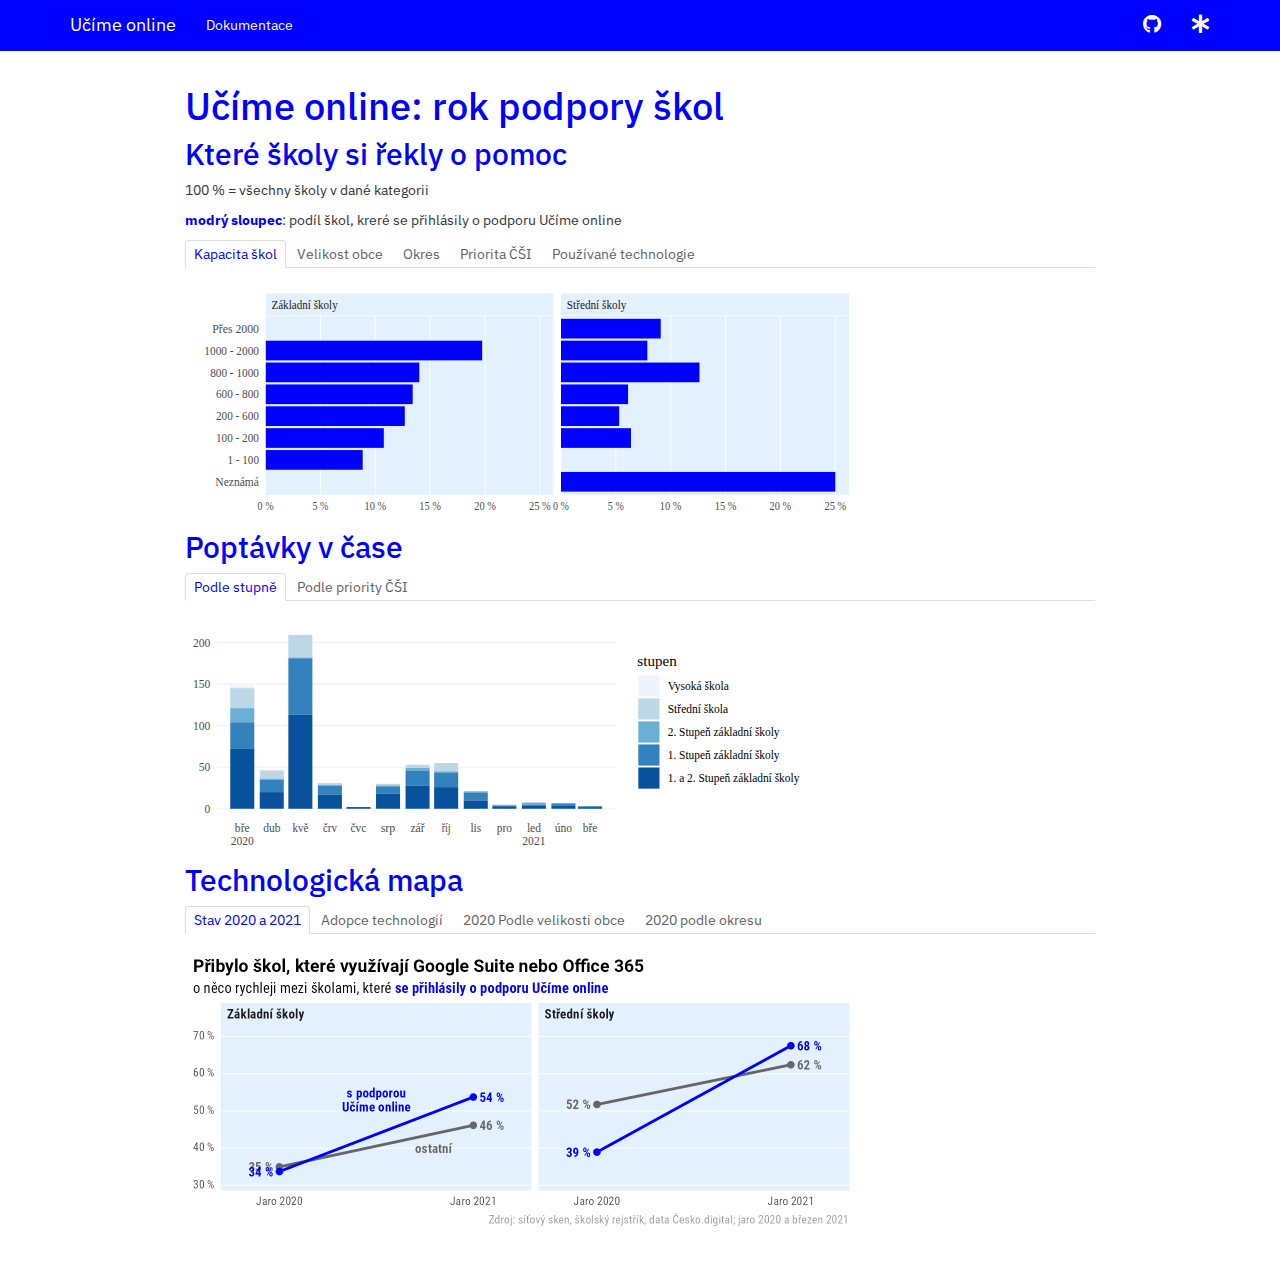
<file: docs/index.html>
<!DOCTYPE html>

<html>

<head>

<meta charset="utf-8" />
<meta name="generator" content="pandoc" />
<meta http-equiv="X-UA-Compatible" content="IE=EDGE" />




<title>Učíme online: rok podpory škol</title>

<script src="site_libs/header-attrs-2.7/header-attrs.js"></script>
<script src="site_libs/jquery-1.11.3/jquery.min.js"></script>
<meta name="viewport" content="width=device-width, initial-scale=1" />
<link href="site_libs/bootstrap-3.3.5/css/bootstrap.min.css" rel="stylesheet" />
<script src="site_libs/bootstrap-3.3.5/js/bootstrap.min.js"></script>
<script src="site_libs/bootstrap-3.3.5/shim/html5shiv.min.js"></script>
<script src="site_libs/bootstrap-3.3.5/shim/respond.min.js"></script>
<style>h1 {font-size: 34px;}
       h1.title {font-size: 38px;}
       h2 {font-size: 30px;}
       h3 {font-size: 24px;}
       h4 {font-size: 18px;}
       h5 {font-size: 16px;}
       h6 {font-size: 12px;}
       code {color: inherit; background-color: rgba(0, 0, 0, 0.04);}
       pre:not([class]) { background-color: white }</style>
<script src="site_libs/navigation-1.1/tabsets.js"></script>
<link href="site_libs/highlightjs-9.12.0/default.css" rel="stylesheet" />
<script src="site_libs/highlightjs-9.12.0/highlight.js"></script>
<link href="site_libs/pagedtable-1.1/css/pagedtable.css" rel="stylesheet" />
<script src="site_libs/pagedtable-1.1/js/pagedtable.js"></script>
<link href="site_libs/font-awesome-5.1.0/css/all.css" rel="stylesheet" />
<link href="site_libs/font-awesome-5.1.0/css/v4-shims.css" rel="stylesheet" />

<style type="text/css">
  code{white-space: pre-wrap;}
  span.smallcaps{font-variant: small-caps;}
  span.underline{text-decoration: underline;}
  div.column{display: inline-block; vertical-align: top; width: 50%;}
  div.hanging-indent{margin-left: 1.5em; text-indent: -1.5em;}
  ul.task-list{list-style: none;}
      .display.math{display: block; text-align: center; margin: 0.5rem auto;}
  </style>

<style type="text/css">code{white-space: pre;}</style>
<script type="text/javascript">
if (window.hljs) {
  hljs.configure({languages: []});
  hljs.initHighlightingOnLoad();
  if (document.readyState && document.readyState === "complete") {
    window.setTimeout(function() { hljs.initHighlighting(); }, 0);
  }
}
</script>





<link rel="stylesheet" href="sitefiles/extra.css" type="text/css" />



<style type = "text/css">
.main-container {
  max-width: 940px;
  margin-left: auto;
  margin-right: auto;
}
img {
  max-width:100%;
}
.tabbed-pane {
  padding-top: 12px;
}
.html-widget {
  margin-bottom: 20px;
}
button.code-folding-btn:focus {
  outline: none;
}
summary {
  display: list-item;
}
pre code {
  padding: 0;
}
</style>


<style type="text/css">
.dropdown-submenu {
  position: relative;
}
.dropdown-submenu>.dropdown-menu {
  top: 0;
  left: 100%;
  margin-top: -6px;
  margin-left: -1px;
  border-radius: 0 6px 6px 6px;
}
.dropdown-submenu:hover>.dropdown-menu {
  display: block;
}
.dropdown-submenu>a:after {
  display: block;
  content: " ";
  float: right;
  width: 0;
  height: 0;
  border-color: transparent;
  border-style: solid;
  border-width: 5px 0 5px 5px;
  border-left-color: #cccccc;
  margin-top: 5px;
  margin-right: -10px;
}
.dropdown-submenu:hover>a:after {
  border-left-color: #adb5bd;
}
.dropdown-submenu.pull-left {
  float: none;
}
.dropdown-submenu.pull-left>.dropdown-menu {
  left: -100%;
  margin-left: 10px;
  border-radius: 6px 0 6px 6px;
}
</style>

<script type="text/javascript">
// manage active state of menu based on current page
$(document).ready(function () {
  // active menu anchor
  href = window.location.pathname
  href = href.substr(href.lastIndexOf('/') + 1)
  if (href === "")
    href = "index.html";
  var menuAnchor = $('a[href="' + href + '"]');

  // mark it active
  menuAnchor.tab('show');

  // if it's got a parent navbar menu mark it active as well
  menuAnchor.closest('li.dropdown').addClass('active');

  // Navbar adjustments
  var navHeight = $(".navbar").first().height() + 15;
  var style = document.createElement('style');
  var pt = "padding-top: " + navHeight + "px; ";
  var mt = "margin-top: -" + navHeight + "px; ";
  var css = "";
  // offset scroll position for anchor links (for fixed navbar)
  for (var i = 1; i <= 6; i++) {
    css += ".section h" + i + "{ " + pt + mt + "}\n";
  }
  style.innerHTML = "body {" + pt + "padding-bottom: 40px; }\n" + css;
  document.head.appendChild(style);
});
</script>

<!-- tabsets -->

<style type="text/css">
.tabset-dropdown > .nav-tabs {
  display: inline-table;
  max-height: 500px;
  min-height: 44px;
  overflow-y: auto;
  border: 1px solid #ddd;
  border-radius: 4px;
}

.tabset-dropdown > .nav-tabs > li.active:before {
  content: "";
  font-family: 'Glyphicons Halflings';
  display: inline-block;
  padding: 10px;
  border-right: 1px solid #ddd;
}

.tabset-dropdown > .nav-tabs.nav-tabs-open > li.active:before {
  content: "&#xe258;";
  border: none;
}

.tabset-dropdown > .nav-tabs.nav-tabs-open:before {
  content: "";
  font-family: 'Glyphicons Halflings';
  display: inline-block;
  padding: 10px;
  border-right: 1px solid #ddd;
}

.tabset-dropdown > .nav-tabs > li.active {
  display: block;
}

.tabset-dropdown > .nav-tabs > li > a,
.tabset-dropdown > .nav-tabs > li > a:focus,
.tabset-dropdown > .nav-tabs > li > a:hover {
  border: none;
  display: inline-block;
  border-radius: 4px;
  background-color: transparent;
}

.tabset-dropdown > .nav-tabs.nav-tabs-open > li {
  display: block;
  float: none;
}

.tabset-dropdown > .nav-tabs > li {
  display: none;
}
</style>

<!-- code folding -->




</head>

<body>


<div class="container-fluid main-container">




<div class="navbar navbar-default  navbar-fixed-top" role="navigation">
  <div class="container">
    <div class="navbar-header">
      <button type="button" class="navbar-toggle collapsed" data-toggle="collapse" data-target="#navbar">
        <span class="icon-bar"></span>
        <span class="icon-bar"></span>
        <span class="icon-bar"></span>
      </button>
      <a class="navbar-brand" href="index.html">Učíme online</a>
    </div>
    <div id="navbar" class="navbar-collapse collapse">
      <ul class="nav navbar-nav">
        <li>
  <a href="README.html">Dokumentace</a>
</li>
      </ul>
      <ul class="nav navbar-nav navbar-right">
        <li>
  <a href="https://github.com/petrbouchal/ucimeonline">
    <span class="fab fa-github fa-lg"></span>
     
  </a>
</li>
<li>
  <a href="https://petrbouchal.xyz">
    <span class="fas fa-asterisk fa-lg"></span>
     
  </a>
</li>
      </ul>
    </div><!--/.nav-collapse -->
  </div><!--/.container -->
</div><!--/.navbar -->

<div id="header">



<h1 class="title toc-ignore">Učíme online: rok podpory škol</h1>

</div>


<div id="které-školy-si-řekly-o-pomoc" class="section level2 tabset">
<h2 class="tabset">Které školy si řekly o pomoc</h2>
<p>100 % = všechny školy v dané kategorii</p>
<p><span style="color: blue"><strong>modrý sloupec</strong></span>: podíl škol, kreré se přihlásily o podporu Učíme online</p>
<div id="kapacita-škol" class="section level3">
<h3>Kapacita škol</h3>
<p><img src="index_files/figure-html/prihlasene-procento-kapacita-1.svg" width="672" /></p>
</div>
<div id="velikost-obce" class="section level3">
<h3>Velikost obce</h3>
<p><img src="index_files/figure-html/prihlasene-procento-velikobce-1.svg" width="672" /></p>
</div>
<div id="okres" class="section level3">
<h3>Okres</h3>
<p><img src="index_files/figure-html/prihlasene-procento-okres-1.svg" width="672" /></p>
</div>
<div id="priorita-čši" class="section level3">
<h3>Priorita ČŠI</h3>
<p><img src="index_files/figure-html/prihlasene-procento-prioritacsi-1.svg" width="672" /></p>
</div>
<div id="používané-technologie" class="section level3">
<h3>Používané technologie</h3>
<p><img src="index_files/figure-html/prihlasene-procento-technologie-1.svg" width="672" /></p>
</div>
</div>
<div id="poptávky-v-čase" class="section level2 tabset">
<h2 class="tabset">Poptávky v čase</h2>
<div id="podle-stupně" class="section level3">
<h3>Podle stupně</h3>
<p><img src="index_files/figure-html/poptavky-mesice-stupen-1.svg" width="672" /></p>
</div>
<div id="podle-priority-čši" class="section level3">
<h3>Podle priority ČŠI</h3>
<p><img src="index_files/figure-html/poptavky-mesice-prioritacsi-1.svg" width="672" /></p>
</div>
</div>
<div id="technologická-mapa" class="section level2 tabset">
<h2 class="tabset">Technologická mapa</h2>
<div id="stav-2020-a-2021" class="section level3">
<h3>Stav 2020 a 2021</h3>
<p><img src="index_files/figure-html/techmapa-shift-parallel-1.png" width="672" /></p>
</div>
<div id="adopce-technologií" class="section level3">
<h3>Adopce technologií</h3>
<p><img src="index_files/figure-html/techmapa-shift-dotplot-1.png" width="672" /></p>
</div>
<div id="podle-velikosti-obce" class="section level3">
<h3>2020 Podle velikosti obce</h3>
<p><img src="index_files/figure-html/techmapa-velobce-1.svg" width="672" /></p>
</div>
<div id="podle-okresu" class="section level3">
<h3>2020 podle okresu</h3>
<p><img src="index_files/figure-html/techmapa-okres-1.svg" width="672" /></p>
</div>
</div>




</div>

<script>

// add bootstrap table styles to pandoc tables
function bootstrapStylePandocTables() {
  $('tr.odd').parent('tbody').parent('table').addClass('table table-condensed');
}
$(document).ready(function () {
  bootstrapStylePandocTables();
});


</script>

<!-- tabsets -->

<script>
$(document).ready(function () {
  window.buildTabsets("TOC");
});

$(document).ready(function () {
  $('.tabset-dropdown > .nav-tabs > li').click(function () {
    $(this).parent().toggleClass('nav-tabs-open');
  });
});
</script>

<!-- code folding -->



</body>
</html>
</file>
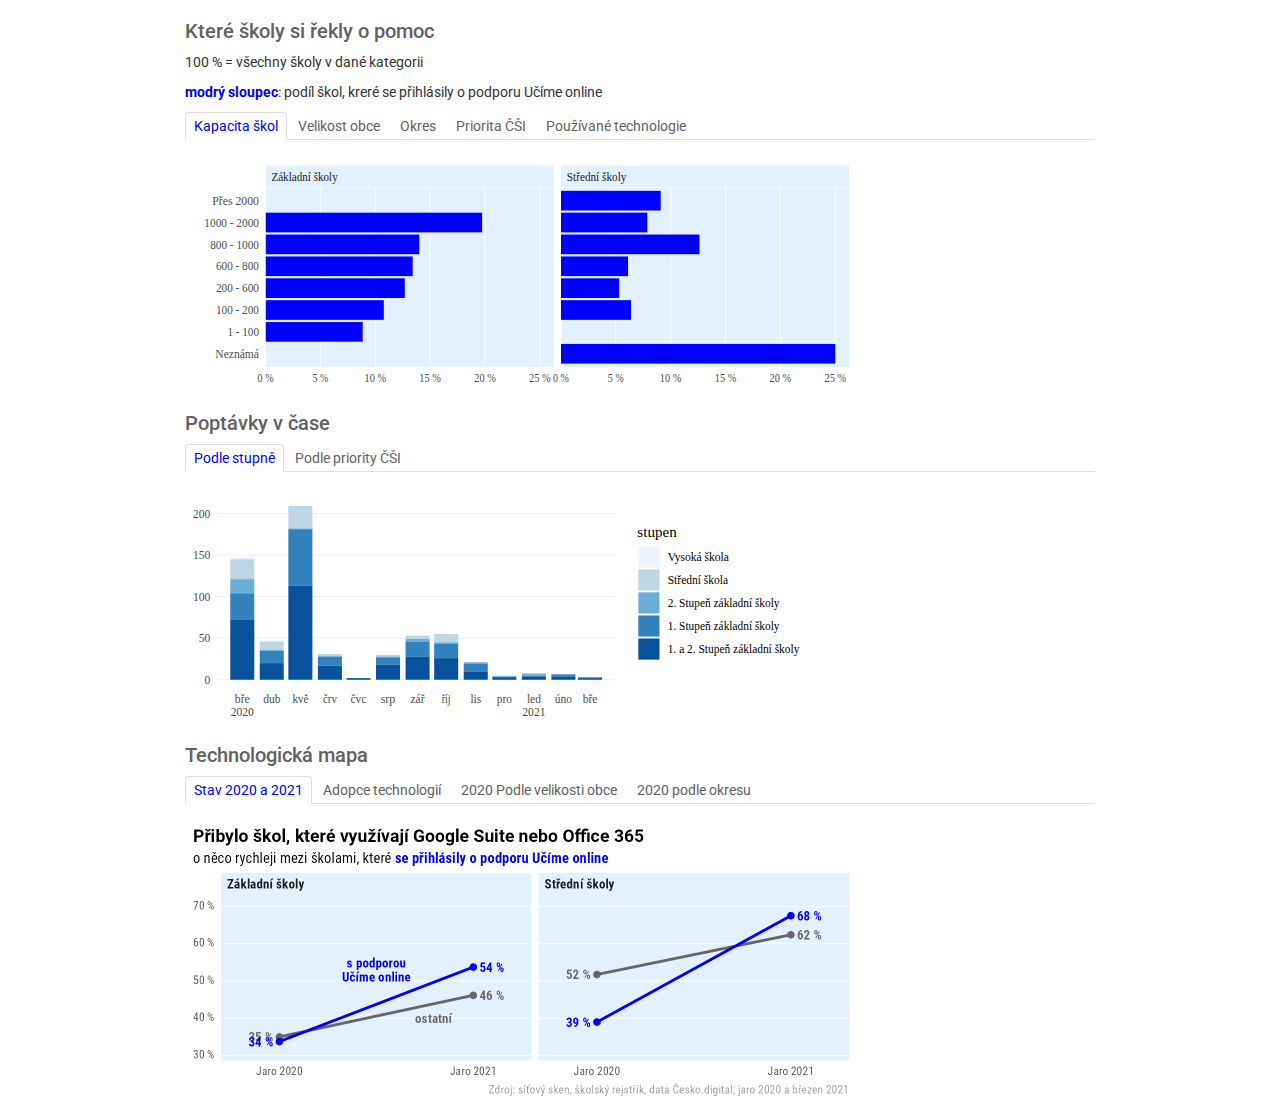
<file: docs/embed/index.html>
<!DOCTYPE html>

<html>

<head>

<meta charset="utf-8" />
<meta name="generator" content="pandoc" />
<meta http-equiv="X-UA-Compatible" content="IE=EDGE" />




<title>Učíme online: rok podpory škol</title>

<script src="index_files/header-attrs-2.7/header-attrs.js"></script>
<script src="index_files/jquery-1.11.3/jquery.min.js"></script>
<meta name="viewport" content="width=device-width, initial-scale=1" />
<link href="index_files/bootstrap-3.3.5/css/bootstrap.min.css" rel="stylesheet" />
<script src="index_files/bootstrap-3.3.5/js/bootstrap.min.js"></script>
<script src="index_files/bootstrap-3.3.5/shim/html5shiv.min.js"></script>
<script src="index_files/bootstrap-3.3.5/shim/respond.min.js"></script>
<style>h1 {font-size: 34px;}
       h1.title {font-size: 38px;}
       h2 {font-size: 30px;}
       h3 {font-size: 24px;}
       h4 {font-size: 18px;}
       h5 {font-size: 16px;}
       h6 {font-size: 12px;}
       code {color: inherit; background-color: rgba(0, 0, 0, 0.04);}
       pre:not([class]) { background-color: white }</style>
<script src="index_files/navigation-1.1/tabsets.js"></script>
<link href="index_files/highlightjs-9.12.0/default.css" rel="stylesheet" />
<script src="index_files/highlightjs-9.12.0/highlight.js"></script>
<link href="index_files/pagedtable-1.1/css/pagedtable.css" rel="stylesheet" />
<script src="index_files/pagedtable-1.1/js/pagedtable.js"></script>

<style type="text/css">
  code{white-space: pre-wrap;}
  span.smallcaps{font-variant: small-caps;}
  span.underline{text-decoration: underline;}
  div.column{display: inline-block; vertical-align: top; width: 50%;}
  div.hanging-indent{margin-left: 1.5em; text-indent: -1.5em;}
  ul.task-list{list-style: none;}
      .display.math{display: block; text-align: center; margin: 0.5rem auto;}
  </style>

<style type="text/css">code{white-space: pre;}</style>
<script type="text/javascript">
if (window.hljs) {
  hljs.configure({languages: []});
  hljs.initHighlightingOnLoad();
  if (document.readyState && document.readyState === "complete") {
    window.setTimeout(function() { hljs.initHighlighting(); }, 0);
  }
}
</script>





<link rel="stylesheet" href="sitefiles/embed.css" type="text/css" />



<style type = "text/css">
.main-container {
  max-width: 940px;
  margin-left: auto;
  margin-right: auto;
}
img {
  max-width:100%;
}
.tabbed-pane {
  padding-top: 12px;
}
.html-widget {
  margin-bottom: 20px;
}
button.code-folding-btn:focus {
  outline: none;
}
summary {
  display: list-item;
}
pre code {
  padding: 0;
}
</style>



<!-- tabsets -->

<style type="text/css">
.tabset-dropdown > .nav-tabs {
  display: inline-table;
  max-height: 500px;
  min-height: 44px;
  overflow-y: auto;
  border: 1px solid #ddd;
  border-radius: 4px;
}

.tabset-dropdown > .nav-tabs > li.active:before {
  content: "";
  font-family: 'Glyphicons Halflings';
  display: inline-block;
  padding: 10px;
  border-right: 1px solid #ddd;
}

.tabset-dropdown > .nav-tabs.nav-tabs-open > li.active:before {
  content: "&#xe258;";
  border: none;
}

.tabset-dropdown > .nav-tabs.nav-tabs-open:before {
  content: "";
  font-family: 'Glyphicons Halflings';
  display: inline-block;
  padding: 10px;
  border-right: 1px solid #ddd;
}

.tabset-dropdown > .nav-tabs > li.active {
  display: block;
}

.tabset-dropdown > .nav-tabs > li > a,
.tabset-dropdown > .nav-tabs > li > a:focus,
.tabset-dropdown > .nav-tabs > li > a:hover {
  border: none;
  display: inline-block;
  border-radius: 4px;
  background-color: transparent;
}

.tabset-dropdown > .nav-tabs.nav-tabs-open > li {
  display: block;
  float: none;
}

.tabset-dropdown > .nav-tabs > li {
  display: none;
}
</style>

<!-- code folding -->




</head>

<body>


<div class="container-fluid main-container">




<div id="header">



<h1 class="title toc-ignore">Učíme online: rok podpory škol</h1>

</div>


<div id="které-školy-si-řekly-o-pomoc" class="section level2 tabset">
<h2 class="tabset">Které školy si řekly o pomoc</h2>
<p>100 % = všechny školy v dané kategorii</p>
<p><span style="color: blue"><strong>modrý sloupec</strong></span>: podíl škol, kreré se přihlásily o podporu Učíme online</p>
<div id="kapacita-škol" class="section level3">
<h3>Kapacita škol</h3>
<p><img src="index_files/figure-html/prihlasene-procento-kapacita-1.svg" width="672" /></p>
</div>
<div id="velikost-obce" class="section level3">
<h3>Velikost obce</h3>
<p><img src="index_files/figure-html/prihlasene-procento-velikobce-1.svg" width="672" /></p>
</div>
<div id="okres" class="section level3">
<h3>Okres</h3>
<p><img src="index_files/figure-html/prihlasene-procento-okres-1.svg" width="672" /></p>
</div>
<div id="priorita-čši" class="section level3">
<h3>Priorita ČŠI</h3>
<p><img src="index_files/figure-html/prihlasene-procento-prioritacsi-1.svg" width="672" /></p>
</div>
<div id="používané-technologie" class="section level3">
<h3>Používané technologie</h3>
<p><img src="index_files/figure-html/prihlasene-procento-technologie-1.svg" width="672" /></p>
</div>
</div>
<div id="poptávky-v-čase" class="section level2 tabset">
<h2 class="tabset">Poptávky v čase</h2>
<div id="podle-stupně" class="section level3">
<h3>Podle stupně</h3>
<p><img src="index_files/figure-html/poptavky-mesice-stupen-1.svg" width="672" /></p>
</div>
<div id="podle-priority-čši" class="section level3">
<h3>Podle priority ČŠI</h3>
<p><img src="index_files/figure-html/poptavky-mesice-prioritacsi-1.svg" width="672" /></p>
</div>
</div>
<div id="technologická-mapa" class="section level2 tabset">
<h2 class="tabset">Technologická mapa</h2>
<div id="stav-2020-a-2021" class="section level3">
<h3>Stav 2020 a 2021</h3>
<p><img src="index_files/figure-html/techmapa-shift-parallel-1.png" width="672" /></p>
</div>
<div id="adopce-technologií" class="section level3">
<h3>Adopce technologií</h3>
<p><img src="index_files/figure-html/techmapa-shift-dotplot-1.png" width="672" /></p>
</div>
<div id="podle-velikosti-obce" class="section level3">
<h3>2020 Podle velikosti obce</h3>
<p><img src="index_files/figure-html/techmapa-velobce-1.svg" width="672" /></p>
</div>
<div id="podle-okresu" class="section level3">
<h3>2020 podle okresu</h3>
<p><img src="index_files/figure-html/techmapa-okres-1.svg" width="672" /></p>
</div>
</div>




</div>

<script>

// add bootstrap table styles to pandoc tables
function bootstrapStylePandocTables() {
  $('tr.odd').parent('tbody').parent('table').addClass('table table-condensed');
}
$(document).ready(function () {
  bootstrapStylePandocTables();
});


</script>

<!-- tabsets -->

<script>
$(document).ready(function () {
  window.buildTabsets("TOC");
});

$(document).ready(function () {
  $('.tabset-dropdown > .nav-tabs > li').click(function () {
    $(this).parent().toggleClass('nav-tabs-open');
  });
});
</script>

<!-- code folding -->



</body>
</html>
</file>
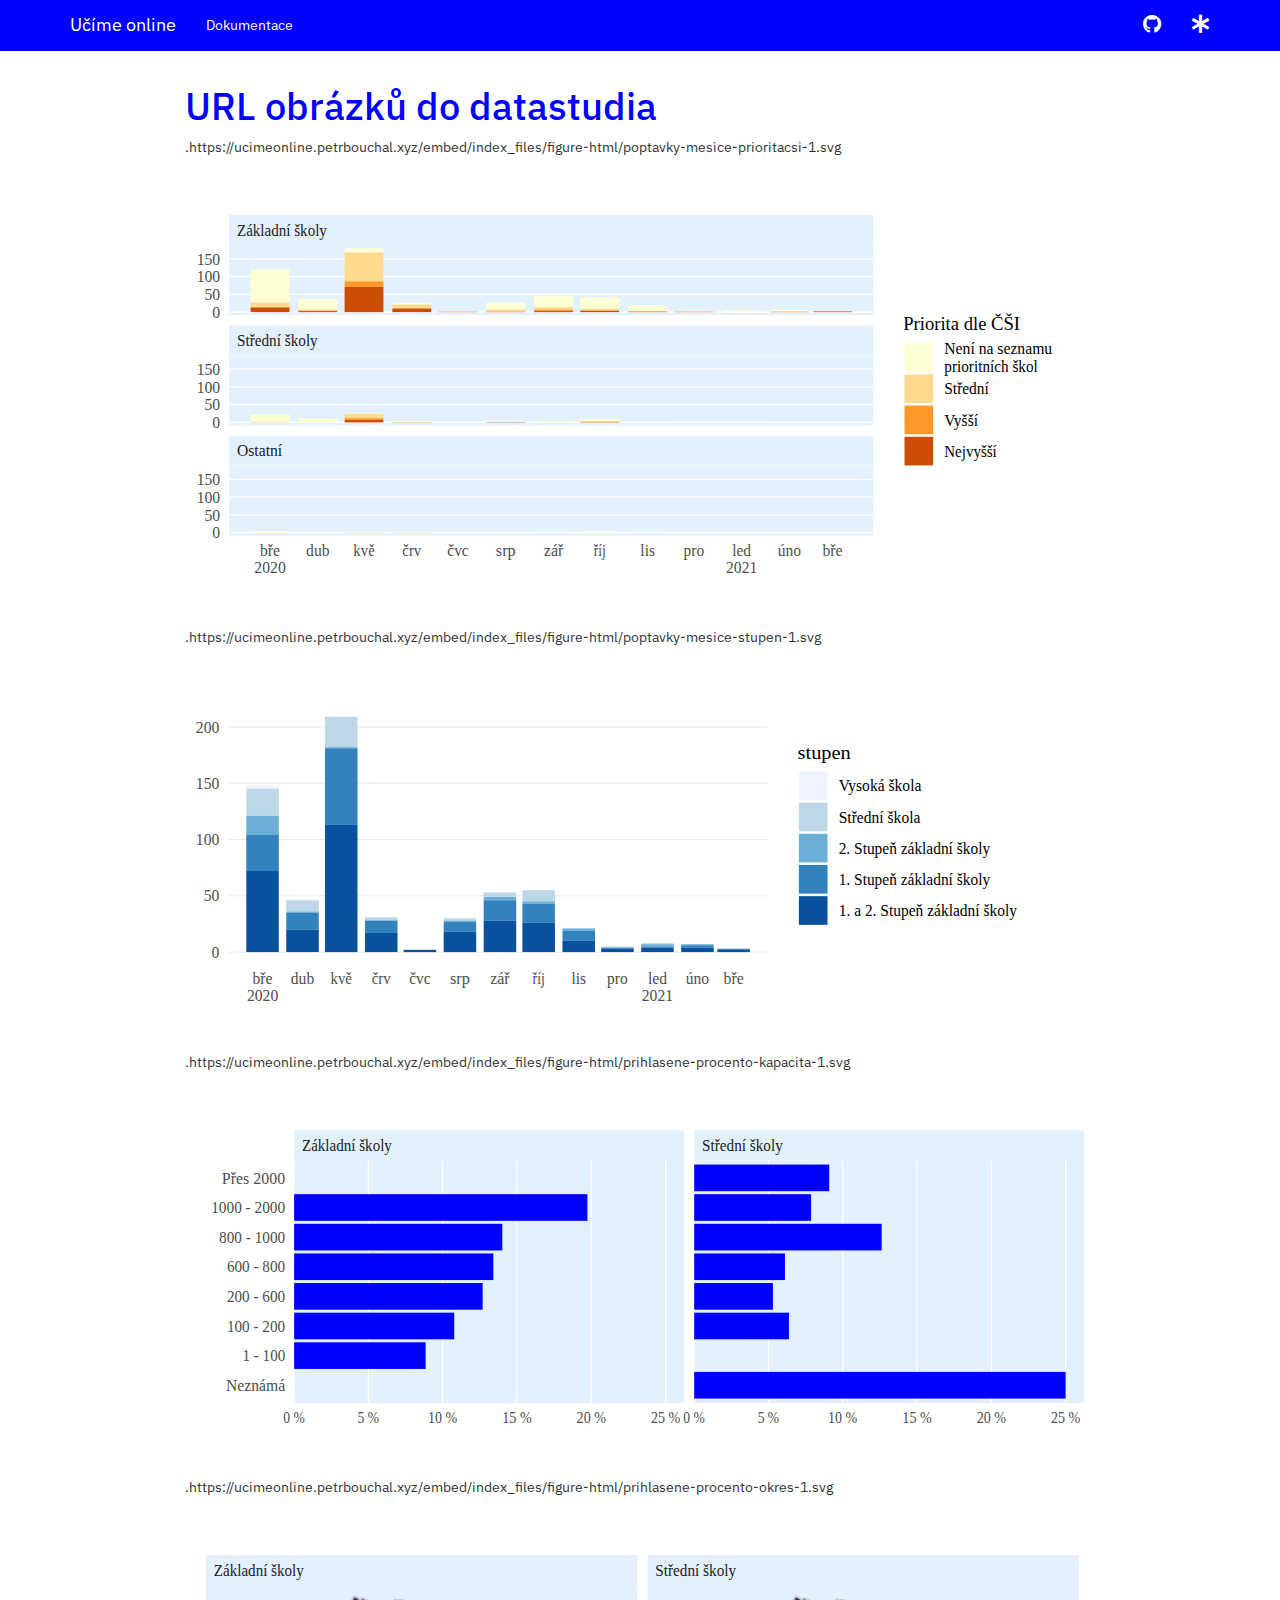
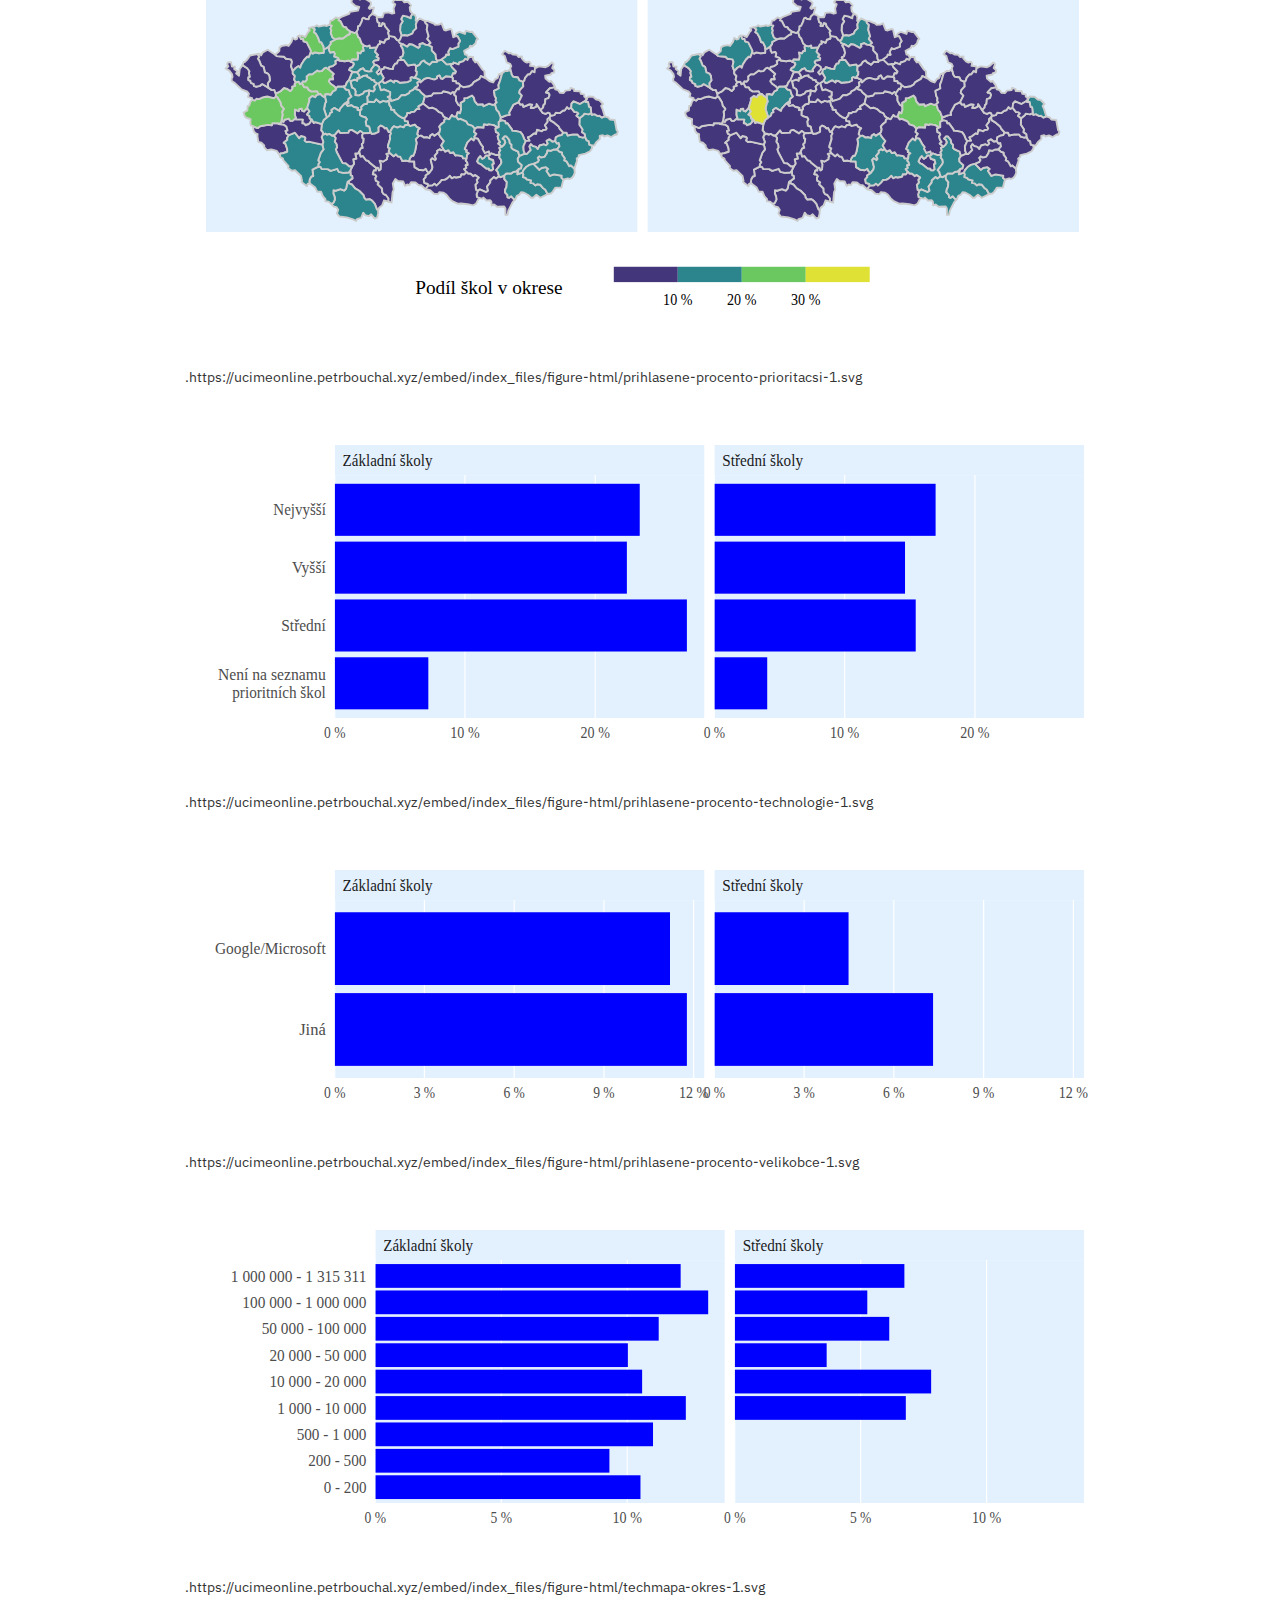
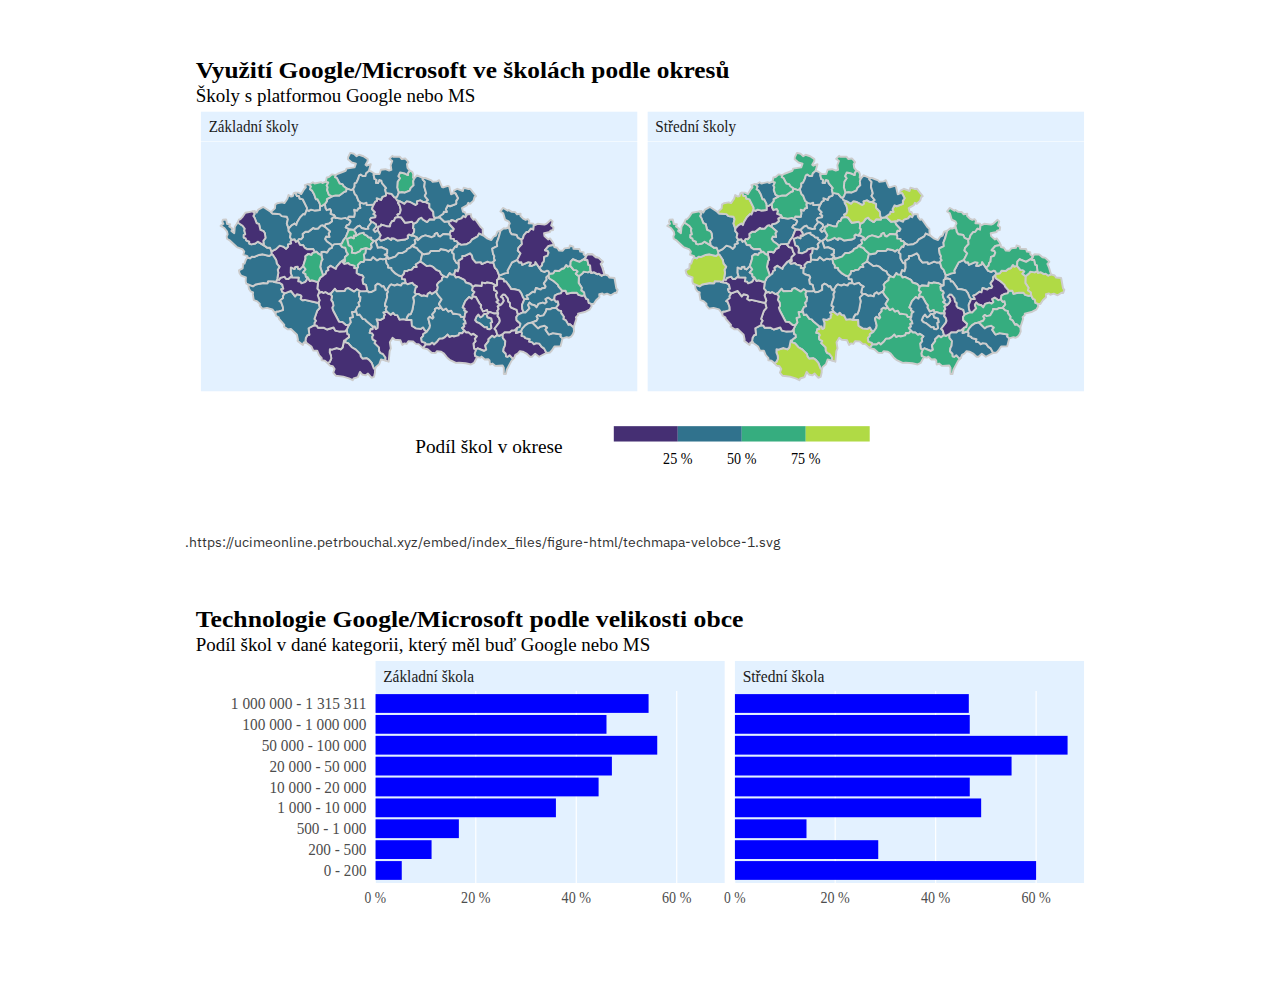
<file: docs/embed-image-list.html>
<!DOCTYPE html>

<html>

<head>

<meta charset="utf-8" />
<meta name="generator" content="pandoc" />
<meta http-equiv="X-UA-Compatible" content="IE=EDGE" />




<title>URL obrázků do datastudia</title>

<script src="site_libs/header-attrs-2.7/header-attrs.js"></script>
<script src="site_libs/jquery-1.11.3/jquery.min.js"></script>
<meta name="viewport" content="width=device-width, initial-scale=1" />
<link href="site_libs/bootstrap-3.3.5/css/bootstrap.min.css" rel="stylesheet" />
<script src="site_libs/bootstrap-3.3.5/js/bootstrap.min.js"></script>
<script src="site_libs/bootstrap-3.3.5/shim/html5shiv.min.js"></script>
<script src="site_libs/bootstrap-3.3.5/shim/respond.min.js"></script>
<style>h1 {font-size: 34px;}
       h1.title {font-size: 38px;}
       h2 {font-size: 30px;}
       h3 {font-size: 24px;}
       h4 {font-size: 18px;}
       h5 {font-size: 16px;}
       h6 {font-size: 12px;}
       code {color: inherit; background-color: rgba(0, 0, 0, 0.04);}
       pre:not([class]) { background-color: white }</style>
<script src="site_libs/navigation-1.1/tabsets.js"></script>
<link href="site_libs/highlightjs-9.12.0/default.css" rel="stylesheet" />
<script src="site_libs/highlightjs-9.12.0/highlight.js"></script>
<link href="site_libs/pagedtable-1.1/css/pagedtable.css" rel="stylesheet" />
<script src="site_libs/pagedtable-1.1/js/pagedtable.js"></script>
<link href="site_libs/font-awesome-5.1.0/css/all.css" rel="stylesheet" />
<link href="site_libs/font-awesome-5.1.0/css/v4-shims.css" rel="stylesheet" />

<style type="text/css">
  code{white-space: pre-wrap;}
  span.smallcaps{font-variant: small-caps;}
  span.underline{text-decoration: underline;}
  div.column{display: inline-block; vertical-align: top; width: 50%;}
  div.hanging-indent{margin-left: 1.5em; text-indent: -1.5em;}
  ul.task-list{list-style: none;}
      .display.math{display: block; text-align: center; margin: 0.5rem auto;}
  </style>

<style type="text/css">code{white-space: pre;}</style>
<script type="text/javascript">
if (window.hljs) {
  hljs.configure({languages: []});
  hljs.initHighlightingOnLoad();
  if (document.readyState && document.readyState === "complete") {
    window.setTimeout(function() { hljs.initHighlighting(); }, 0);
  }
}
</script>





<link rel="stylesheet" href="sitefiles/extra.css" type="text/css" />



<style type = "text/css">
.main-container {
  max-width: 940px;
  margin-left: auto;
  margin-right: auto;
}
img {
  max-width:100%;
}
.tabbed-pane {
  padding-top: 12px;
}
.html-widget {
  margin-bottom: 20px;
}
button.code-folding-btn:focus {
  outline: none;
}
summary {
  display: list-item;
}
pre code {
  padding: 0;
}
</style>


<style type="text/css">
.dropdown-submenu {
  position: relative;
}
.dropdown-submenu>.dropdown-menu {
  top: 0;
  left: 100%;
  margin-top: -6px;
  margin-left: -1px;
  border-radius: 0 6px 6px 6px;
}
.dropdown-submenu:hover>.dropdown-menu {
  display: block;
}
.dropdown-submenu>a:after {
  display: block;
  content: " ";
  float: right;
  width: 0;
  height: 0;
  border-color: transparent;
  border-style: solid;
  border-width: 5px 0 5px 5px;
  border-left-color: #cccccc;
  margin-top: 5px;
  margin-right: -10px;
}
.dropdown-submenu:hover>a:after {
  border-left-color: #adb5bd;
}
.dropdown-submenu.pull-left {
  float: none;
}
.dropdown-submenu.pull-left>.dropdown-menu {
  left: -100%;
  margin-left: 10px;
  border-radius: 6px 0 6px 6px;
}
</style>

<script type="text/javascript">
// manage active state of menu based on current page
$(document).ready(function () {
  // active menu anchor
  href = window.location.pathname
  href = href.substr(href.lastIndexOf('/') + 1)
  if (href === "")
    href = "index.html";
  var menuAnchor = $('a[href="' + href + '"]');

  // mark it active
  menuAnchor.tab('show');

  // if it's got a parent navbar menu mark it active as well
  menuAnchor.closest('li.dropdown').addClass('active');

  // Navbar adjustments
  var navHeight = $(".navbar").first().height() + 15;
  var style = document.createElement('style');
  var pt = "padding-top: " + navHeight + "px; ";
  var mt = "margin-top: -" + navHeight + "px; ";
  var css = "";
  // offset scroll position for anchor links (for fixed navbar)
  for (var i = 1; i <= 6; i++) {
    css += ".section h" + i + "{ " + pt + mt + "}\n";
  }
  style.innerHTML = "body {" + pt + "padding-bottom: 40px; }\n" + css;
  document.head.appendChild(style);
});
</script>

<!-- tabsets -->

<style type="text/css">
.tabset-dropdown > .nav-tabs {
  display: inline-table;
  max-height: 500px;
  min-height: 44px;
  overflow-y: auto;
  border: 1px solid #ddd;
  border-radius: 4px;
}

.tabset-dropdown > .nav-tabs > li.active:before {
  content: "";
  font-family: 'Glyphicons Halflings';
  display: inline-block;
  padding: 10px;
  border-right: 1px solid #ddd;
}

.tabset-dropdown > .nav-tabs.nav-tabs-open > li.active:before {
  content: "&#xe258;";
  border: none;
}

.tabset-dropdown > .nav-tabs.nav-tabs-open:before {
  content: "";
  font-family: 'Glyphicons Halflings';
  display: inline-block;
  padding: 10px;
  border-right: 1px solid #ddd;
}

.tabset-dropdown > .nav-tabs > li.active {
  display: block;
}

.tabset-dropdown > .nav-tabs > li > a,
.tabset-dropdown > .nav-tabs > li > a:focus,
.tabset-dropdown > .nav-tabs > li > a:hover {
  border: none;
  display: inline-block;
  border-radius: 4px;
  background-color: transparent;
}

.tabset-dropdown > .nav-tabs.nav-tabs-open > li {
  display: block;
  float: none;
}

.tabset-dropdown > .nav-tabs > li {
  display: none;
}
</style>

<!-- code folding -->




</head>

<body>


<div class="container-fluid main-container">




<div class="navbar navbar-default  navbar-fixed-top" role="navigation">
  <div class="container">
    <div class="navbar-header">
      <button type="button" class="navbar-toggle collapsed" data-toggle="collapse" data-target="#navbar">
        <span class="icon-bar"></span>
        <span class="icon-bar"></span>
        <span class="icon-bar"></span>
      </button>
      <a class="navbar-brand" href="index.html">Učíme online</a>
    </div>
    <div id="navbar" class="navbar-collapse collapse">
      <ul class="nav navbar-nav">
        <li>
  <a href="README.html">Dokumentace</a>
</li>
      </ul>
      <ul class="nav navbar-nav navbar-right">
        <li>
  <a href="https://github.com/petrbouchal/ucimeonline">
    <span class="fab fa-github fa-lg"></span>
     
  </a>
</li>
<li>
  <a href="https://petrbouchal.xyz">
    <span class="fas fa-asterisk fa-lg"></span>
     
  </a>
</li>
      </ul>
    </div><!--/.nav-collapse -->
  </div><!--/.container -->
</div><!--/.navbar -->

<div id="header">



<h1 class="title toc-ignore">URL obrázků do datastudia</h1>

</div>


<p>.https://ucimeonline.petrbouchal.xyz/embed/index_files/figure-html/poptavky-mesice-prioritacsi-1.svg</p>
<p><br /></p>
<p><img src = 'index_files/figure-html/poptavky-mesice-prioritacsi-1.svg'></p>
<p><br /></p>
<p>.https://ucimeonline.petrbouchal.xyz/embed/index_files/figure-html/poptavky-mesice-stupen-1.svg</p>
<p><br /></p>
<p><img src = 'index_files/figure-html/poptavky-mesice-stupen-1.svg'></p>
<p><br /></p>
<p>.https://ucimeonline.petrbouchal.xyz/embed/index_files/figure-html/prihlasene-procento-kapacita-1.svg</p>
<p><br /></p>
<p><img src = 'index_files/figure-html/prihlasene-procento-kapacita-1.svg'></p>
<p><br /></p>
<p>.https://ucimeonline.petrbouchal.xyz/embed/index_files/figure-html/prihlasene-procento-okres-1.svg</p>
<p><br /></p>
<p><img src = 'index_files/figure-html/prihlasene-procento-okres-1.svg'></p>
<p><br /></p>
<p>.https://ucimeonline.petrbouchal.xyz/embed/index_files/figure-html/prihlasene-procento-prioritacsi-1.svg</p>
<p><br /></p>
<p><img src = 'index_files/figure-html/prihlasene-procento-prioritacsi-1.svg'></p>
<p><br /></p>
<p>.https://ucimeonline.petrbouchal.xyz/embed/index_files/figure-html/prihlasene-procento-technologie-1.svg</p>
<p><br /></p>
<p><img src = 'index_files/figure-html/prihlasene-procento-technologie-1.svg'></p>
<p><br /></p>
<p>.https://ucimeonline.petrbouchal.xyz/embed/index_files/figure-html/prihlasene-procento-velikobce-1.svg</p>
<p><br /></p>
<p><img src = 'index_files/figure-html/prihlasene-procento-velikobce-1.svg'></p>
<p><br /></p>
<p>.https://ucimeonline.petrbouchal.xyz/embed/index_files/figure-html/techmapa-okres-1.svg</p>
<p><br /></p>
<p><img src = 'index_files/figure-html/techmapa-okres-1.svg'></p>
<p><br /></p>
<p>.https://ucimeonline.petrbouchal.xyz/embed/index_files/figure-html/techmapa-velobce-1.svg</p>
<p><br /></p>
<p><img src = 'index_files/figure-html/techmapa-velobce-1.svg'></p>
<p><br /></p>




</div>

<script>

// add bootstrap table styles to pandoc tables
function bootstrapStylePandocTables() {
  $('tr.odd').parent('tbody').parent('table').addClass('table table-condensed');
}
$(document).ready(function () {
  bootstrapStylePandocTables();
});


</script>

<!-- tabsets -->

<script>
$(document).ready(function () {
  window.buildTabsets("TOC");
});

$(document).ready(function () {
  $('.tabset-dropdown > .nav-tabs > li').click(function () {
    $(this).parent().toggleClass('nav-tabs-open');
  });
});
</script>

<!-- code folding -->



</body>
</html>
</file>
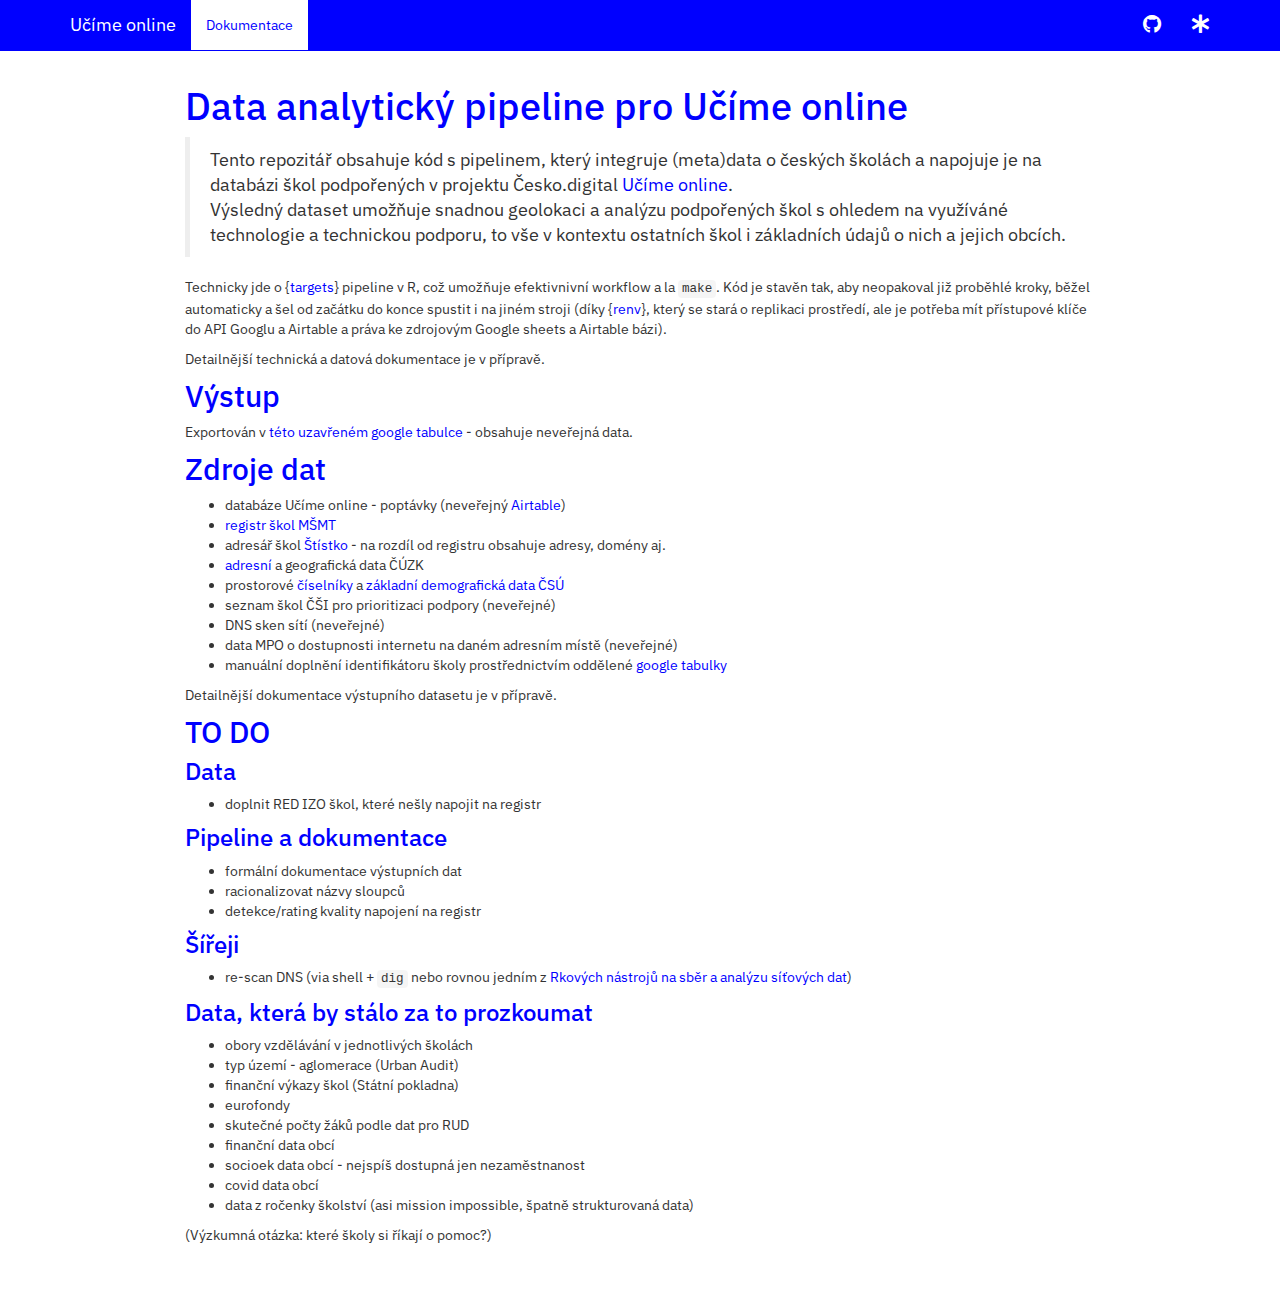
<file: docs/README.html>
<!DOCTYPE html>

<html>

<head>

<meta charset="utf-8" />
<meta name="generator" content="pandoc" />
<meta http-equiv="X-UA-Compatible" content="IE=EDGE" />




<title>Data analytický pipeline pro Učíme online</title>

<script src="site_libs/header-attrs-2.7/header-attrs.js"></script>
<script src="site_libs/jquery-1.11.3/jquery.min.js"></script>
<meta name="viewport" content="width=device-width, initial-scale=1" />
<link href="site_libs/bootstrap-3.3.5/css/bootstrap.min.css" rel="stylesheet" />
<script src="site_libs/bootstrap-3.3.5/js/bootstrap.min.js"></script>
<script src="site_libs/bootstrap-3.3.5/shim/html5shiv.min.js"></script>
<script src="site_libs/bootstrap-3.3.5/shim/respond.min.js"></script>
<style>h1 {font-size: 34px;}
       h1.title {font-size: 38px;}
       h2 {font-size: 30px;}
       h3 {font-size: 24px;}
       h4 {font-size: 18px;}
       h5 {font-size: 16px;}
       h6 {font-size: 12px;}
       code {color: inherit; background-color: rgba(0, 0, 0, 0.04);}
       pre:not([class]) { background-color: white }</style>
<script src="site_libs/navigation-1.1/tabsets.js"></script>
<link href="site_libs/highlightjs-9.12.0/default.css" rel="stylesheet" />
<script src="site_libs/highlightjs-9.12.0/highlight.js"></script>
<link href="site_libs/pagedtable-1.1/css/pagedtable.css" rel="stylesheet" />
<script src="site_libs/pagedtable-1.1/js/pagedtable.js"></script>
<link href="site_libs/font-awesome-5.1.0/css/all.css" rel="stylesheet" />
<link href="site_libs/font-awesome-5.1.0/css/v4-shims.css" rel="stylesheet" />

<style type="text/css">
  code{white-space: pre-wrap;}
  span.smallcaps{font-variant: small-caps;}
  span.underline{text-decoration: underline;}
  div.column{display: inline-block; vertical-align: top; width: 50%;}
  div.hanging-indent{margin-left: 1.5em; text-indent: -1.5em;}
  ul.task-list{list-style: none;}
      .display.math{display: block; text-align: center; margin: 0.5rem auto;}
  </style>

<style type="text/css">code{white-space: pre;}</style>
<script type="text/javascript">
if (window.hljs) {
  hljs.configure({languages: []});
  hljs.initHighlightingOnLoad();
  if (document.readyState && document.readyState === "complete") {
    window.setTimeout(function() { hljs.initHighlighting(); }, 0);
  }
}
</script>





<link rel="stylesheet" href="sitefiles/extra.css" type="text/css" />



<style type = "text/css">
.main-container {
  max-width: 940px;
  margin-left: auto;
  margin-right: auto;
}
img {
  max-width:100%;
}
.tabbed-pane {
  padding-top: 12px;
}
.html-widget {
  margin-bottom: 20px;
}
button.code-folding-btn:focus {
  outline: none;
}
summary {
  display: list-item;
}
pre code {
  padding: 0;
}
</style>


<style type="text/css">
.dropdown-submenu {
  position: relative;
}
.dropdown-submenu>.dropdown-menu {
  top: 0;
  left: 100%;
  margin-top: -6px;
  margin-left: -1px;
  border-radius: 0 6px 6px 6px;
}
.dropdown-submenu:hover>.dropdown-menu {
  display: block;
}
.dropdown-submenu>a:after {
  display: block;
  content: " ";
  float: right;
  width: 0;
  height: 0;
  border-color: transparent;
  border-style: solid;
  border-width: 5px 0 5px 5px;
  border-left-color: #cccccc;
  margin-top: 5px;
  margin-right: -10px;
}
.dropdown-submenu:hover>a:after {
  border-left-color: #adb5bd;
}
.dropdown-submenu.pull-left {
  float: none;
}
.dropdown-submenu.pull-left>.dropdown-menu {
  left: -100%;
  margin-left: 10px;
  border-radius: 6px 0 6px 6px;
}
</style>

<script type="text/javascript">
// manage active state of menu based on current page
$(document).ready(function () {
  // active menu anchor
  href = window.location.pathname
  href = href.substr(href.lastIndexOf('/') + 1)
  if (href === "")
    href = "index.html";
  var menuAnchor = $('a[href="' + href + '"]');

  // mark it active
  menuAnchor.tab('show');

  // if it's got a parent navbar menu mark it active as well
  menuAnchor.closest('li.dropdown').addClass('active');

  // Navbar adjustments
  var navHeight = $(".navbar").first().height() + 15;
  var style = document.createElement('style');
  var pt = "padding-top: " + navHeight + "px; ";
  var mt = "margin-top: -" + navHeight + "px; ";
  var css = "";
  // offset scroll position for anchor links (for fixed navbar)
  for (var i = 1; i <= 6; i++) {
    css += ".section h" + i + "{ " + pt + mt + "}\n";
  }
  style.innerHTML = "body {" + pt + "padding-bottom: 40px; }\n" + css;
  document.head.appendChild(style);
});
</script>

<!-- tabsets -->

<style type="text/css">
.tabset-dropdown > .nav-tabs {
  display: inline-table;
  max-height: 500px;
  min-height: 44px;
  overflow-y: auto;
  border: 1px solid #ddd;
  border-radius: 4px;
}

.tabset-dropdown > .nav-tabs > li.active:before {
  content: "";
  font-family: 'Glyphicons Halflings';
  display: inline-block;
  padding: 10px;
  border-right: 1px solid #ddd;
}

.tabset-dropdown > .nav-tabs.nav-tabs-open > li.active:before {
  content: "&#xe258;";
  border: none;
}

.tabset-dropdown > .nav-tabs.nav-tabs-open:before {
  content: "";
  font-family: 'Glyphicons Halflings';
  display: inline-block;
  padding: 10px;
  border-right: 1px solid #ddd;
}

.tabset-dropdown > .nav-tabs > li.active {
  display: block;
}

.tabset-dropdown > .nav-tabs > li > a,
.tabset-dropdown > .nav-tabs > li > a:focus,
.tabset-dropdown > .nav-tabs > li > a:hover {
  border: none;
  display: inline-block;
  border-radius: 4px;
  background-color: transparent;
}

.tabset-dropdown > .nav-tabs.nav-tabs-open > li {
  display: block;
  float: none;
}

.tabset-dropdown > .nav-tabs > li {
  display: none;
}
</style>

<!-- code folding -->




</head>

<body>


<div class="container-fluid main-container">




<div class="navbar navbar-default  navbar-fixed-top" role="navigation">
  <div class="container">
    <div class="navbar-header">
      <button type="button" class="navbar-toggle collapsed" data-toggle="collapse" data-target="#navbar">
        <span class="icon-bar"></span>
        <span class="icon-bar"></span>
        <span class="icon-bar"></span>
      </button>
      <a class="navbar-brand" href="index.html">Učíme online</a>
    </div>
    <div id="navbar" class="navbar-collapse collapse">
      <ul class="nav navbar-nav">
        <li>
  <a href="README.html">Dokumentace</a>
</li>
      </ul>
      <ul class="nav navbar-nav navbar-right">
        <li>
  <a href="https://github.com/petrbouchal/ucimeonline">
    <span class="fab fa-github fa-lg"></span>
     
  </a>
</li>
<li>
  <a href="https://petrbouchal.xyz">
    <span class="fas fa-asterisk fa-lg"></span>
     
  </a>
</li>
      </ul>
    </div><!--/.nav-collapse -->
  </div><!--/.container -->
</div><!--/.navbar -->

<div id="header">



<h1 class="title toc-ignore">Data analytický pipeline pro Učíme online</h1>

</div>


<!-- README.md is generated from README.Rmd. Please edit that file -->
<!-- badges: start -->
<!-- badges: end -->
<blockquote>
<p>Tento repozitář obsahuje kód s pipelinem, který integruje (meta)data o českých školách a napojuje je na databázi škol podpořených v projektu Česko.digital <a href="https://www.ucimeonline.cz/">Učíme online</a>.<br />
Výsledný dataset umožňuje snadnou geolokaci a analýzu podpořených škol s ohledem na využíváné technologie a technickou podporu, to vše v kontextu ostatních škol i základních údajů o nich a jejich obcích.</p>
</blockquote>
<p>Technicky jde o {<a href="docs.ropensci.org/targets/">targets</a>} pipeline v R, což umožňuje efektivnivní workflow a la <code>make</code>. Kód je stavěn tak, aby neopakoval již proběhlé kroky, běžel automaticky a šel od začátku do konce spustit i na jiném stroji (díky {<a href="https://rstudio.github.io/renv/">renv</a>}, který se stará o replikaci prostředí, ale je potřeba mít přístupové klíče do API Googlu a Airtable a práva ke zdrojovým Google sheets a Airtable bázi).</p>
<p>Detailnější technická a datová dokumentace je v přípravě.</p>
<div id="výstup" class="section level2">
<h2>Výstup</h2>
<p>Exportován v <a href="https://docs.google.com/spreadsheets/d/1WKZrK3MCzsNpcG1lCq7gV0s56z-2wcKeq4IWDaCO9ws/edit#gid=48952246">této uzavřeném google tabulce</a> - obsahuje neveřejná data.</p>
</div>
<div id="zdroje-dat" class="section level2">
<h2>Zdroje dat</h2>
<ul>
<li>databáze Učíme online - poptávky (neveřejný <a href="https://airtable.com/tbldIU72q4YB1JRhL">Airtable</a>)</li>
<li><a href="https://data.msmt.cz/dataset/rejstrik-skol-a-skolskych-zarizeni-cela-cr">registr škol MŠMT</a></li>
<li>adresář škol <a href="http://stistko.uiv.cz/registr/vybskolrn.asp">Štístko</a> - na rozdíl od registru obsahuje adresy, domény aj.</li>
<li><a href="https://vdp.cuzk.cz/vdp/ruian/adresnimista/vyhledej">adresní</a> a geografická data ČÚZK</li>
<li>prostorové <a href="http://apl.czso.cz/iSMS/">číselníky</a> a <a href="https://www.czso.cz/csu/czso/pohyb-obyvatel-za-cr-kraje-okresy-so-orp-a-obce">základní demografická data ČSÚ</a></li>
<li>seznam škol ČŠI pro prioritizaci podpory (neveřejné)</li>
<li>DNS sken sítí (neveřejné)</li>
<li>data MPO o dostupnosti internetu na daném adresním místě (neveřejné)</li>
<li>manuální doplnění identifikátoru školy prostřednictvím oddělené <a href="https://docs.google.com/spreadsheets/d/1LcLMopcRXzbSR20f0ldGk27au5TGOTTzyxqD15eWlIg/edit#gid=831345840">google tabulky</a></li>
</ul>
<p>Detailnější dokumentace výstupního datasetu je v přípravě.</p>
</div>
<div id="to-do" class="section level2">
<h2>TO DO</h2>
<div id="data" class="section level3">
<h3>Data</h3>
<ul>
<li>doplnit RED IZO škol, které nešly napojit na registr</li>
</ul>
</div>
<div id="pipeline-a-dokumentace" class="section level3">
<h3>Pipeline a dokumentace</h3>
<ul>
<li>formální dokumentace výstupních dat</li>
<li>racionalizovat názvy sloupců</li>
<li>detekce/rating kvality napojení na registr</li>
</ul>
</div>
<div id="šířeji" class="section level3">
<h3>Šířeji</h3>
<ul>
<li>re-scan DNS (via shell + <code>dig</code> nebo rovnou jedním z <a href="https://rud.is/b/r-cyber/">Rkových nástrojů na sběr a analýzu síťových dat</a>)</li>
</ul>
</div>
<div id="data-která-by-stálo-za-to-prozkoumat" class="section level3">
<h3>Data, která by stálo za to prozkoumat</h3>
<ul>
<li>obory vzdělávání v jednotlivých školách</li>
<li>typ území - aglomerace (Urban Audit)</li>
<li>finanční výkazy škol (Státní pokladna)</li>
<li>eurofondy</li>
<li>skutečné počty žáků podle dat pro RUD</li>
<li>finanční data obcí</li>
<li>socioek data obcí - nejspíš dostupná jen nezaměstnanost</li>
<li>covid data obcí</li>
<li>data z ročenky školství (asi mission impossible, špatně strukturovaná data)</li>
</ul>
<p>(Výzkumná otázka: které školy si říkají o pomoc?)</p>
</div>
</div>




</div>

<script>

// add bootstrap table styles to pandoc tables
function bootstrapStylePandocTables() {
  $('tr.odd').parent('tbody').parent('table').addClass('table table-condensed');
}
$(document).ready(function () {
  bootstrapStylePandocTables();
});


</script>

<!-- tabsets -->

<script>
$(document).ready(function () {
  window.buildTabsets("TOC");
});

$(document).ready(function () {
  $('.tabset-dropdown > .nav-tabs > li').click(function () {
    $(this).parent().toggleClass('nav-tabs-open');
  });
});
</script>

<!-- code folding -->



</body>
</html>
</file>
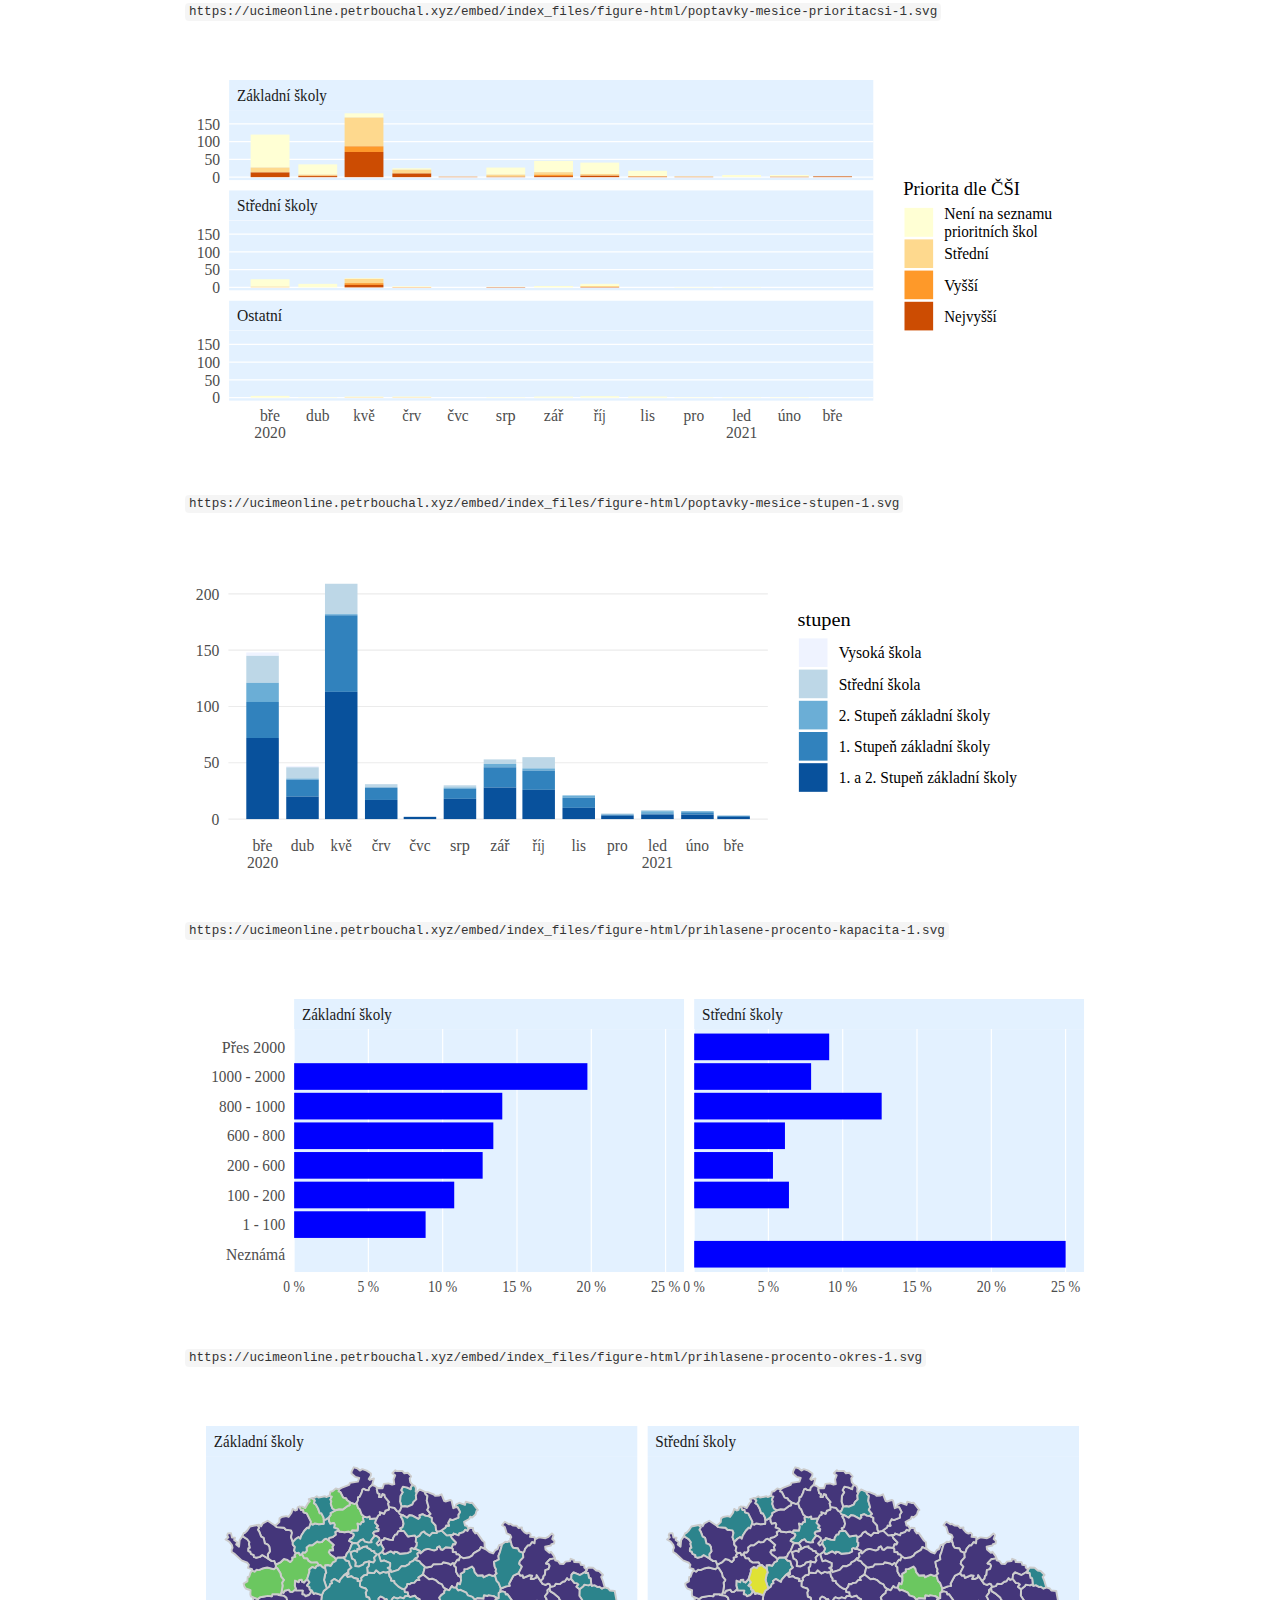
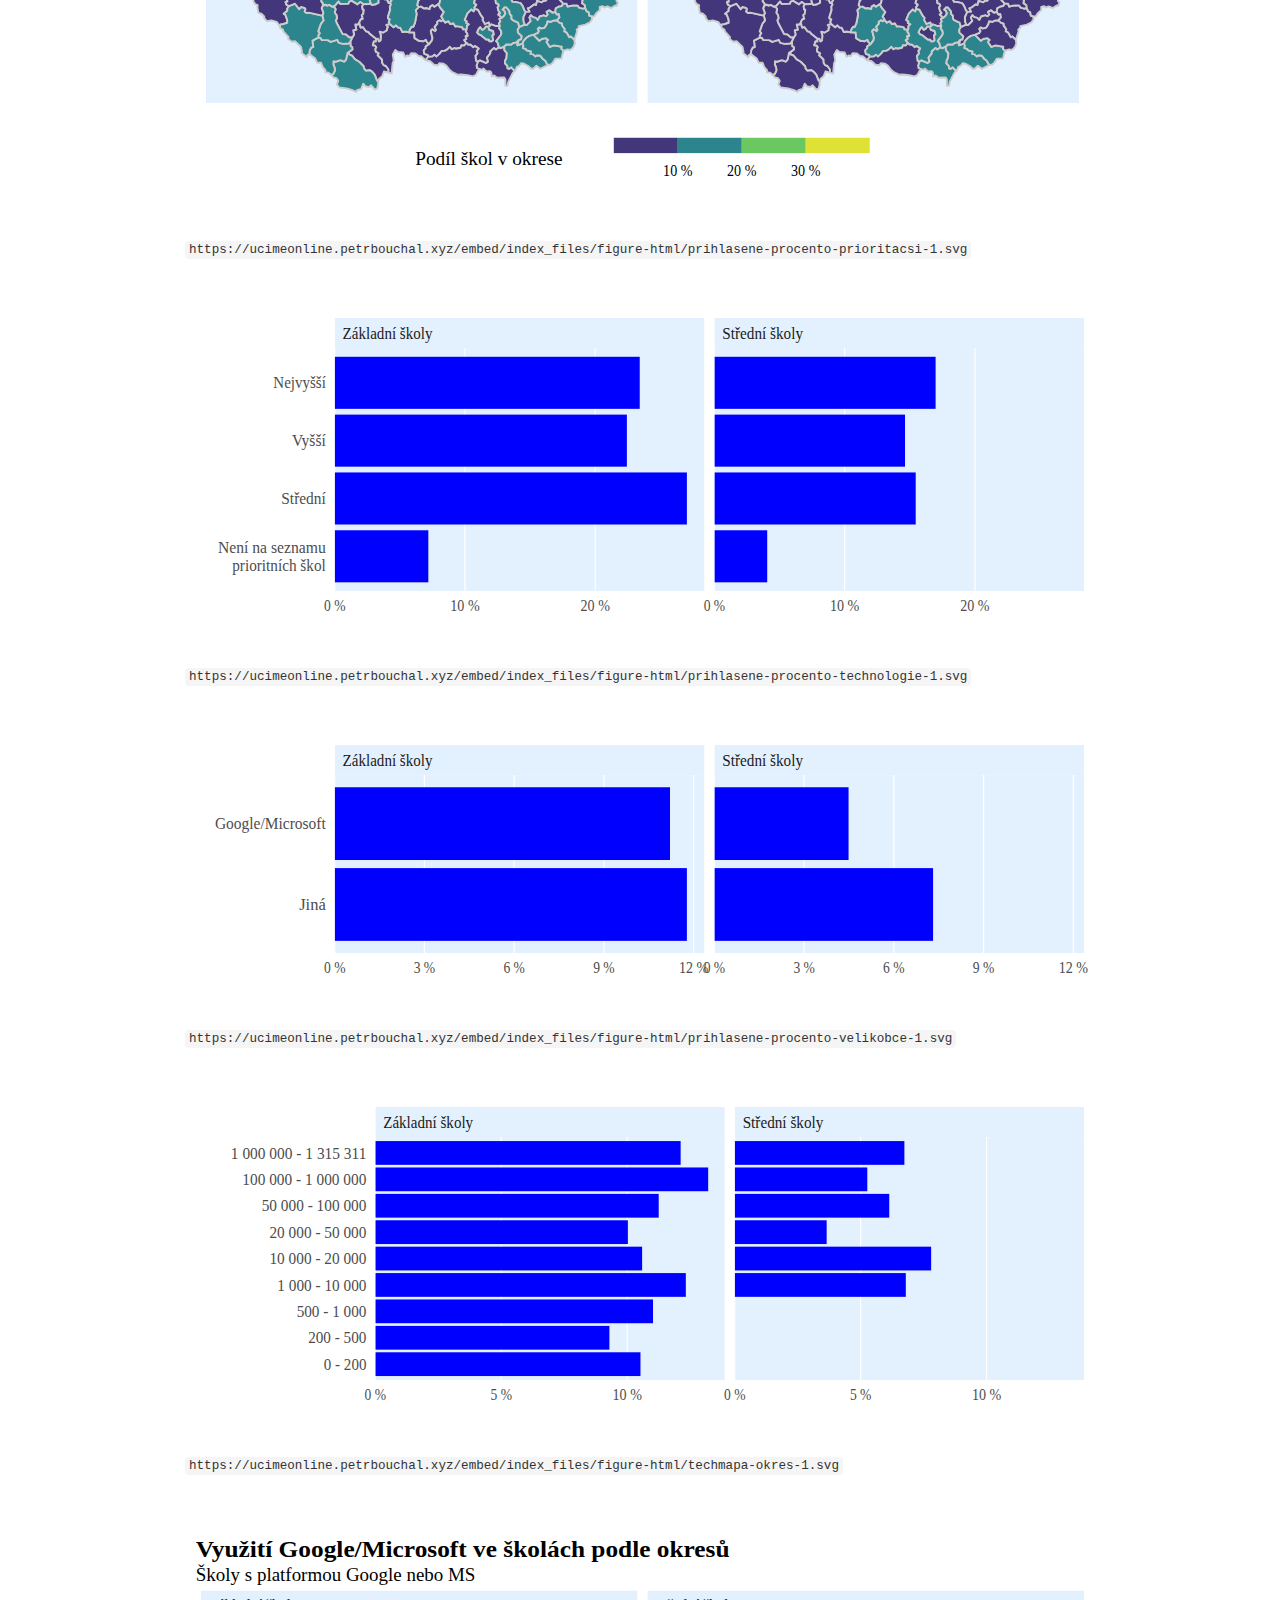
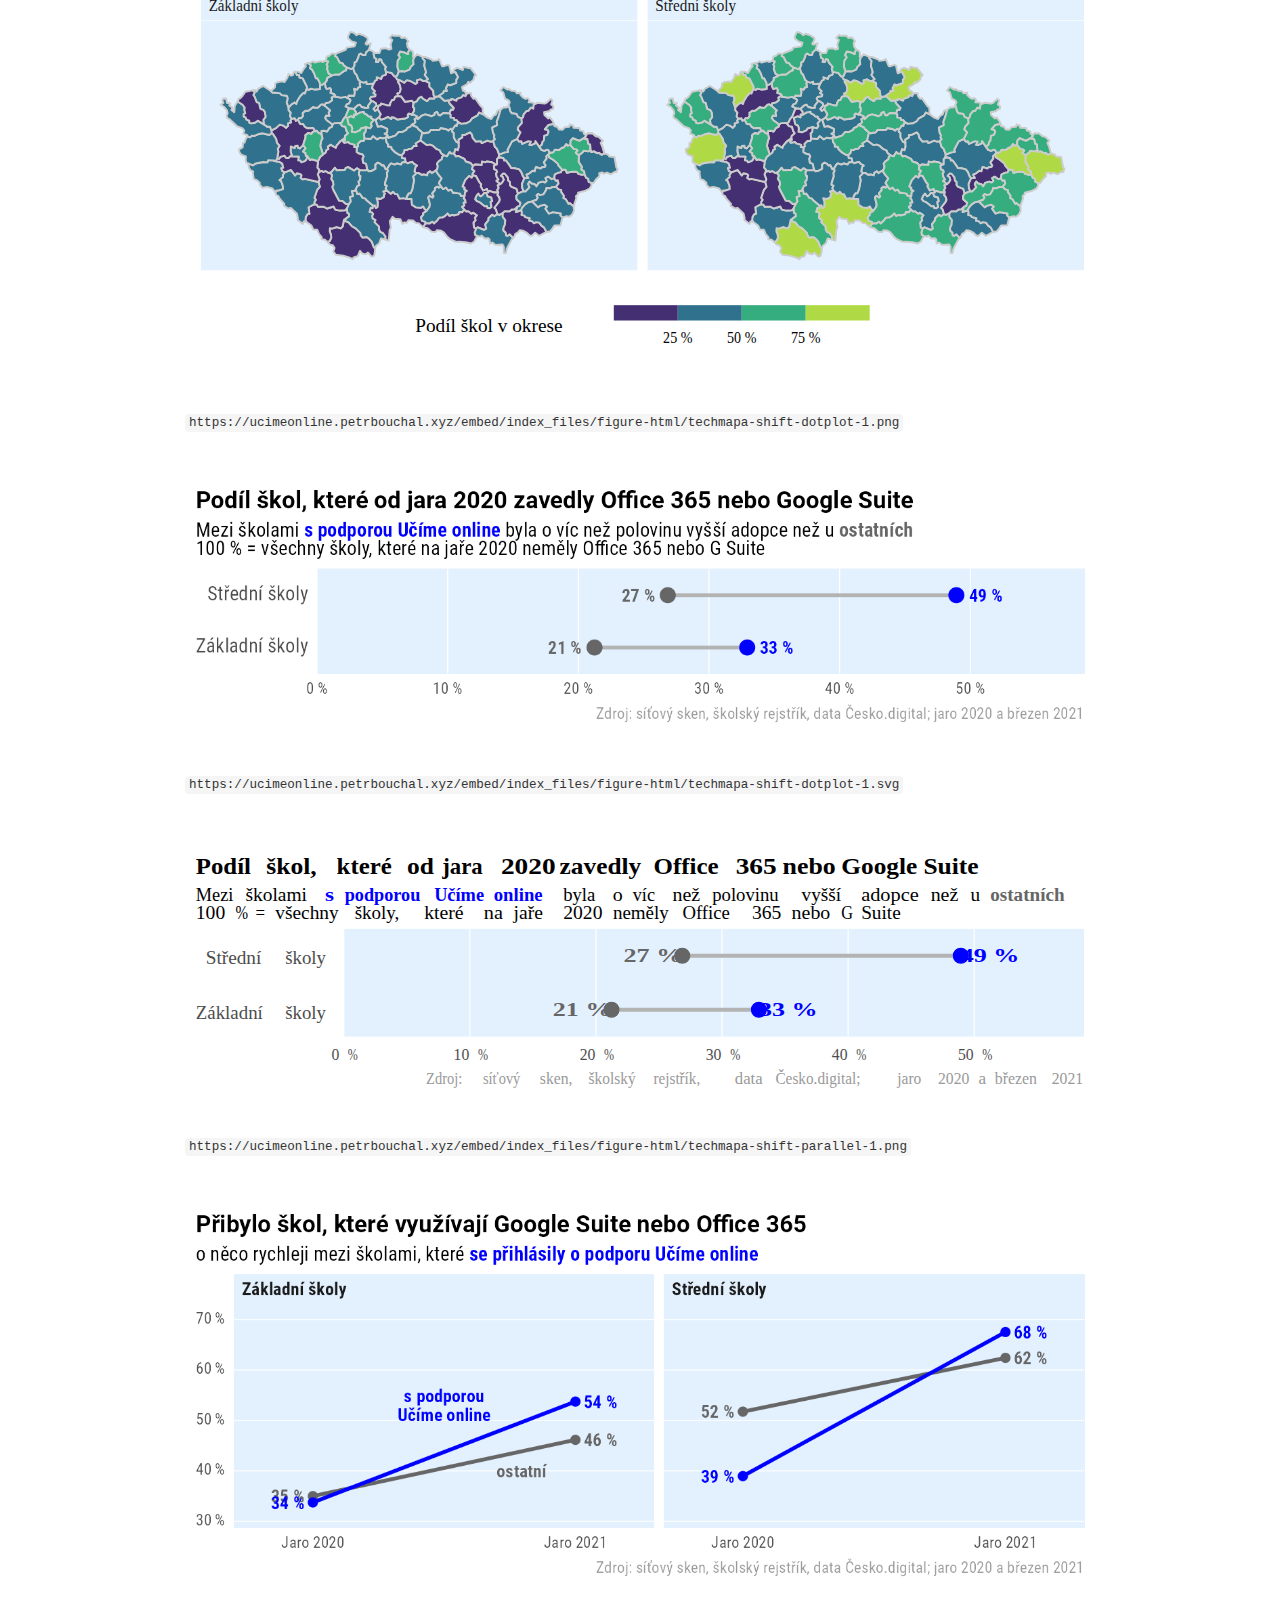
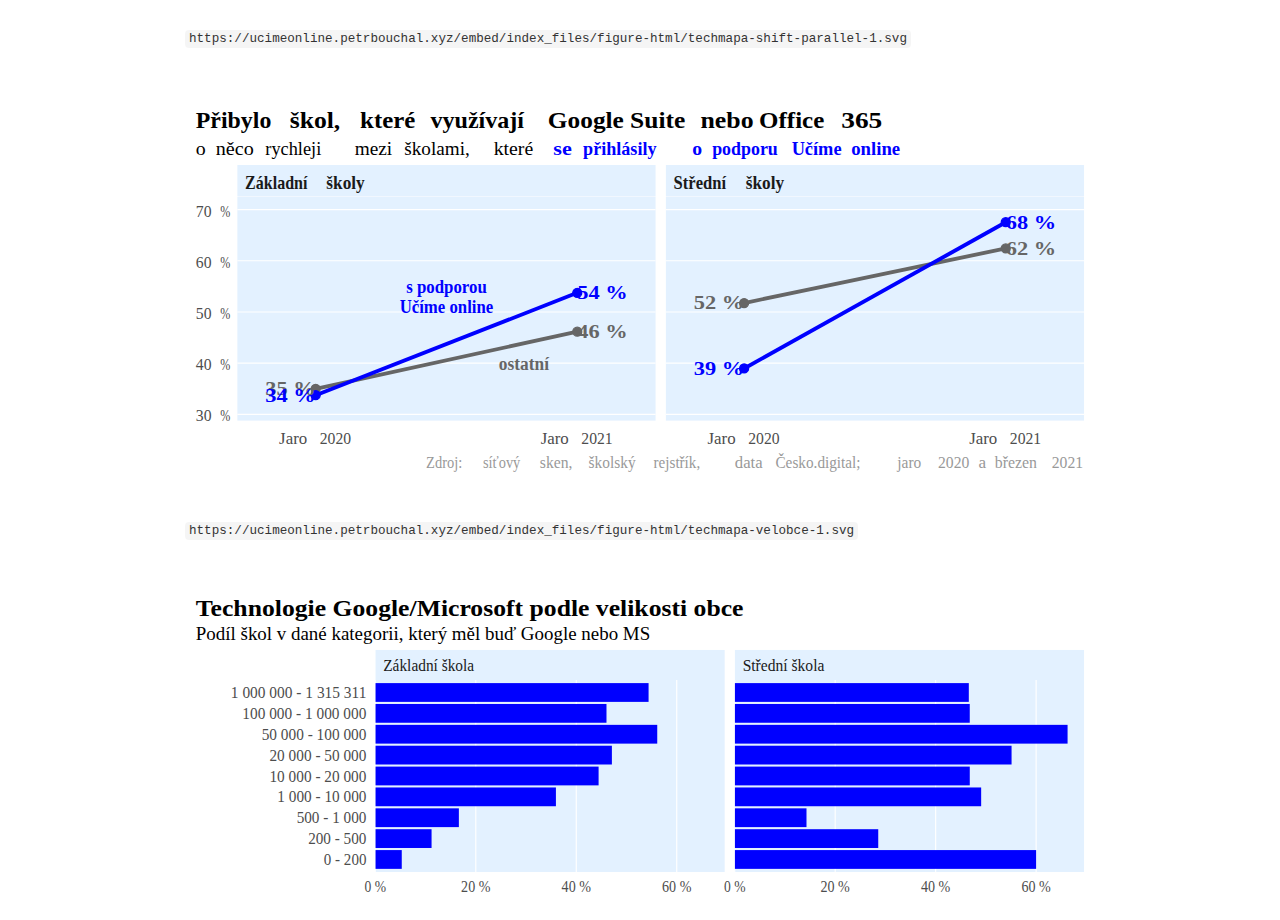
<file: docs/embed/list.html>
<!DOCTYPE html>

<html>

<head>

<meta charset="utf-8" />
<meta name="generator" content="pandoc" />
<meta http-equiv="X-UA-Compatible" content="IE=EDGE" />




<title>URL obrázků do datastudia</title>

<script src="list_files/header-attrs-2.7/header-attrs.js"></script>
<script src="list_files/jquery-1.11.3/jquery.min.js"></script>
<meta name="viewport" content="width=device-width, initial-scale=1" />
<link href="list_files/bootstrap-3.3.5/css/bootstrap.min.css" rel="stylesheet" />
<script src="list_files/bootstrap-3.3.5/js/bootstrap.min.js"></script>
<script src="list_files/bootstrap-3.3.5/shim/html5shiv.min.js"></script>
<script src="list_files/bootstrap-3.3.5/shim/respond.min.js"></script>
<style>h1 {font-size: 34px;}
       h1.title {font-size: 38px;}
       h2 {font-size: 30px;}
       h3 {font-size: 24px;}
       h4 {font-size: 18px;}
       h5 {font-size: 16px;}
       h6 {font-size: 12px;}
       code {color: inherit; background-color: rgba(0, 0, 0, 0.04);}
       pre:not([class]) { background-color: white }</style>
<script src="list_files/navigation-1.1/tabsets.js"></script>
<link href="list_files/highlightjs-9.12.0/default.css" rel="stylesheet" />
<script src="list_files/highlightjs-9.12.0/highlight.js"></script>
<link href="list_files/pagedtable-1.1/css/pagedtable.css" rel="stylesheet" />
<script src="list_files/pagedtable-1.1/js/pagedtable.js"></script>

<style type="text/css">
  code{white-space: pre-wrap;}
  span.smallcaps{font-variant: small-caps;}
  span.underline{text-decoration: underline;}
  div.column{display: inline-block; vertical-align: top; width: 50%;}
  div.hanging-indent{margin-left: 1.5em; text-indent: -1.5em;}
  ul.task-list{list-style: none;}
      .display.math{display: block; text-align: center; margin: 0.5rem auto;}
  </style>

<style type="text/css">code{white-space: pre;}</style>
<script type="text/javascript">
if (window.hljs) {
  hljs.configure({languages: []});
  hljs.initHighlightingOnLoad();
  if (document.readyState && document.readyState === "complete") {
    window.setTimeout(function() { hljs.initHighlighting(); }, 0);
  }
}
</script>





<link rel="stylesheet" href="sitefiles/embed.css" type="text/css" />



<style type = "text/css">
.main-container {
  max-width: 940px;
  margin-left: auto;
  margin-right: auto;
}
img {
  max-width:100%;
}
.tabbed-pane {
  padding-top: 12px;
}
.html-widget {
  margin-bottom: 20px;
}
button.code-folding-btn:focus {
  outline: none;
}
summary {
  display: list-item;
}
pre code {
  padding: 0;
}
</style>



<!-- tabsets -->

<style type="text/css">
.tabset-dropdown > .nav-tabs {
  display: inline-table;
  max-height: 500px;
  min-height: 44px;
  overflow-y: auto;
  border: 1px solid #ddd;
  border-radius: 4px;
}

.tabset-dropdown > .nav-tabs > li.active:before {
  content: "";
  font-family: 'Glyphicons Halflings';
  display: inline-block;
  padding: 10px;
  border-right: 1px solid #ddd;
}

.tabset-dropdown > .nav-tabs.nav-tabs-open > li.active:before {
  content: "&#xe258;";
  border: none;
}

.tabset-dropdown > .nav-tabs.nav-tabs-open:before {
  content: "";
  font-family: 'Glyphicons Halflings';
  display: inline-block;
  padding: 10px;
  border-right: 1px solid #ddd;
}

.tabset-dropdown > .nav-tabs > li.active {
  display: block;
}

.tabset-dropdown > .nav-tabs > li > a,
.tabset-dropdown > .nav-tabs > li > a:focus,
.tabset-dropdown > .nav-tabs > li > a:hover {
  border: none;
  display: inline-block;
  border-radius: 4px;
  background-color: transparent;
}

.tabset-dropdown > .nav-tabs.nav-tabs-open > li {
  display: block;
  float: none;
}

.tabset-dropdown > .nav-tabs > li {
  display: none;
}
</style>

<!-- code folding -->




</head>

<body>


<div class="container-fluid main-container">




<div id="header">



<h1 class="title toc-ignore">URL obrázků do datastudia</h1>

</div>


<p><code>https://ucimeonline.petrbouchal.xyz/embed/index_files/figure-html/poptavky-mesice-prioritacsi-1.svg</code></p>
<p><br /></p>
<p><img src = 'index_files/figure-html/poptavky-mesice-prioritacsi-1.svg'></p>
<p><br /></p>
<p><code>https://ucimeonline.petrbouchal.xyz/embed/index_files/figure-html/poptavky-mesice-stupen-1.svg</code></p>
<p><br /></p>
<p><img src = 'index_files/figure-html/poptavky-mesice-stupen-1.svg'></p>
<p><br /></p>
<p><code>https://ucimeonline.petrbouchal.xyz/embed/index_files/figure-html/prihlasene-procento-kapacita-1.svg</code></p>
<p><br /></p>
<p><img src = 'index_files/figure-html/prihlasene-procento-kapacita-1.svg'></p>
<p><br /></p>
<p><code>https://ucimeonline.petrbouchal.xyz/embed/index_files/figure-html/prihlasene-procento-okres-1.svg</code></p>
<p><br /></p>
<p><img src = 'index_files/figure-html/prihlasene-procento-okres-1.svg'></p>
<p><br /></p>
<p><code>https://ucimeonline.petrbouchal.xyz/embed/index_files/figure-html/prihlasene-procento-prioritacsi-1.svg</code></p>
<p><br /></p>
<p><img src = 'index_files/figure-html/prihlasene-procento-prioritacsi-1.svg'></p>
<p><br /></p>
<p><code>https://ucimeonline.petrbouchal.xyz/embed/index_files/figure-html/prihlasene-procento-technologie-1.svg</code></p>
<p><br /></p>
<p><img src = 'index_files/figure-html/prihlasene-procento-technologie-1.svg'></p>
<p><br /></p>
<p><code>https://ucimeonline.petrbouchal.xyz/embed/index_files/figure-html/prihlasene-procento-velikobce-1.svg</code></p>
<p><br /></p>
<p><img src = 'index_files/figure-html/prihlasene-procento-velikobce-1.svg'></p>
<p><br /></p>
<p><code>https://ucimeonline.petrbouchal.xyz/embed/index_files/figure-html/techmapa-okres-1.svg</code></p>
<p><br /></p>
<p><img src = 'index_files/figure-html/techmapa-okres-1.svg'></p>
<p><br /></p>
<p><code>https://ucimeonline.petrbouchal.xyz/embed/index_files/figure-html/techmapa-shift-dotplot-1.png</code></p>
<p><br /></p>
<p><img src = 'index_files/figure-html/techmapa-shift-dotplot-1.png'></p>
<p><br /></p>
<p><code>https://ucimeonline.petrbouchal.xyz/embed/index_files/figure-html/techmapa-shift-dotplot-1.svg</code></p>
<p><br /></p>
<p><img src = 'index_files/figure-html/techmapa-shift-dotplot-1.svg'></p>
<p><br /></p>
<p><code>https://ucimeonline.petrbouchal.xyz/embed/index_files/figure-html/techmapa-shift-parallel-1.png</code></p>
<p><br /></p>
<p><img src = 'index_files/figure-html/techmapa-shift-parallel-1.png'></p>
<p><br /></p>
<p><code>https://ucimeonline.petrbouchal.xyz/embed/index_files/figure-html/techmapa-shift-parallel-1.svg</code></p>
<p><br /></p>
<p><img src = 'index_files/figure-html/techmapa-shift-parallel-1.svg'></p>
<p><br /></p>
<p><code>https://ucimeonline.petrbouchal.xyz/embed/index_files/figure-html/techmapa-velobce-1.svg</code></p>
<p><br /></p>
<p><img src = 'index_files/figure-html/techmapa-velobce-1.svg'></p>
<p><br /></p>




</div>

<script>

// add bootstrap table styles to pandoc tables
function bootstrapStylePandocTables() {
  $('tr.odd').parent('tbody').parent('table').addClass('table table-condensed');
}
$(document).ready(function () {
  bootstrapStylePandocTables();
});


</script>

<!-- tabsets -->

<script>
$(document).ready(function () {
  window.buildTabsets("TOC");
});

$(document).ready(function () {
  $('.tabset-dropdown > .nav-tabs > li').click(function () {
    $(this).parent().toggleClass('nav-tabs-open');
  });
});
</script>

<!-- code folding -->



</body>
</html>
</file>
<file: docs/site_libs/highlightjs-9.12.0/default.css>
.hljs-literal {
  color: #990073;
}

.hljs-number {
  color: #099;
}

.hljs-comment {
  color: #998;
  font-style: italic;
}

.hljs-keyword {
  color: #900;
  font-weight: bold;
}

.hljs-string {
  color: #d14;
}
</file>
<file: docs/site_libs/pagedtable-1.1/css/pagedtable.css>
.pagedtable {
  overflow: auto;
  padding-left: 8px;
  padding-right: 8px;
}

.pagedtable-wrapper {
  border: 1px solid #ccc;
  border-radius: 4px;
  margin-bottom: 10px;
}

.pagedtable table {
  width: 100%;
  max-width: 100%;
  margin: 0;
}

.pagedtable th {
  padding: 0 5px 0 5px;
  border: none;
  border-bottom: 2px solid #dddddd;

  min-width: 45px;
}

.pagedtable-empty th {
  display: none;
}

.pagedtable td {
  padding: 0 4px 0 4px;
}

.pagedtable .even {
  background-color: rgba(140, 140, 140, 0.1);
}

.pagedtable-padding-col {
  display: none;
}

.pagedtable a {
  -webkit-touch-callout: none;
  -webkit-user-select: none;
  -khtml-user-select: none;
  -moz-user-select: none;
  -ms-user-select: none;
  user-select: none;
}

.pagedtable-index-nav {
  cursor: pointer;
  padding: 0 5px 0 5px;
  float: right;
  border: 0;
}

.pagedtable-index-nav-disabled {
  cursor: default;
  text-decoration: none;
  color: #999;
}

a.pagedtable-index-nav-disabled:hover {
  text-decoration: none;
  color: #999;
}

.pagedtable-indexes {
  cursor: pointer;
  float: right;
  border: 0;
}

.pagedtable-index-current {
  cursor: default;
  text-decoration: none;
  font-weight: bold;
  color: #333;
  border: 0;
}

a.pagedtable-index-current:hover {
  text-decoration: none;
  font-weight: bold;
  color: #333;
}

.pagedtable-index {
  width: 30px;
  display: inline-block;
  text-align: center;
  border: 0;
}

.pagedtable-index-separator-left {
  display: inline-block;
  color: #333;
  font-size: 9px;
  padding: 0 0 0 0;
  cursor: default;
}

.pagedtable-index-separator-right {
  display: inline-block;
  color: #333;
  font-size: 9px;
  padding: 0 4px 0 0;
  cursor: default;
}

.pagedtable-footer {
  padding-top: 4px;
  padding-bottom: 5px;
}

.pagedtable-not-empty .pagedtable-footer {
  border-top: 2px solid #dddddd;
}

.pagedtable-info {
  overflow: hidden;
  color: #999;
  white-space: nowrap;
  text-overflow: ellipsis;
}

.pagedtable-header-name {
  overflow: hidden;
  text-overflow: ellipsis;
}

.pagedtable-header-type {
  color: #999;
  font-weight: 400;
}

.pagedtable-na-cell {
  font-style: italic;
  opacity: 0.3;
}
</file>
<file: docs/sitefiles/extra.css>
@import url('https://fonts.googleapis.com/css2?family=IBM+Plex+Sans:ital,wght@0,400;0,700;1,400;1,700&display=swap');

@import url('https://fonts.googleapis.com/css2?family=IBM+Plex+Sans+Condensed:ital,wght@0,400;0,700;1,400;1,700&display=swap');

body {font-family: "IBM Plex Sans", "Helvetica", Helvetica, sans-serif, sans}

a {color: #00f}
a:hover {color: #00f}

.tocify {
  border: 0px;
  border-radius: 0px;
}

.tocify .list-group-item {
  background-color: white;
  color: #00f;
}

.tocify .list-group-item.active {
  background-color: #00f;
  color: #fff;
}

.navbar-default, .navbar-brand, .navbar-nav {
  color: white !important;
  background-color: #00f;
  border-color: #00f;
}

a.navbar-link {
  color: white !important;
  background-color: #00f;
  border-color: #00f;
}

.navbar-nav > li > a {
  color: white !important;
  background-color: #00f;
}

.navbar-nav > .active > a {
  color: #00f !important;
  background-color: #fff !important;
}

.dropdown-menu > .active > a {
  background-color: #00f;
}
.navbar-nav > .open > a {
  color: white !important;
  background-color: #00f !important;
}

.icon-bar {
    background-color: #fff !important;
}

h1, h2, h3, h4, h5 {color: #0000ff;}

.bs-callout {
    margin:20px 0;
    padding:20px;
    border-left:7px solid #eee
}

.bs-callout h4 {
    margin-top:-60px;
    margin-bottom:5px;
    font-size:15px;
	/*text-decoration: underline;	*/
}

.bs-callout p:last-child {
    margin-bottom:0
}

.bs-callout code {
    background-color:#fff;
    border-radius:3px
}

.bs-callout pre code {
    background-color:transparent;
    border-radius:3px
}

.bs-callout-gray {
	background-color:#f7f7f7;
	border-color:#777
}

.bs-callout-gray h4 {
	color:#777
}

.bs-callout-green {
	background-color:#f5fbf5;
	border-color:#5cb85c
}

.bs-callout-green h4 {
	color:#5cb85c;
}

.bs-callout-red {
    background-color:#fdf7f7;
    border-color:#d9534f
}

.bs-callout-red h4 {
    color:#d9534f
}

.bs-callout-orange {
    background-color:#fcf8f2;
    border-color:#f0ad4e
}

.bs-callout-orange h4 {
    color:#f0ad4e
}

.bs-callout-blue {
    background-color:#f0f6fb;
    border-color:#428bca
}

.bs-callout-blue h4 {
    color:#428bca
}

.nav-pills>li.active>a,
.nav-pills>li.active>a:focus,
.nav-pills>li.active>a:hover {
 color:#fff;
 background-color:#00f
}

.nav-tabs>li>a {
  color: rgb(97,97, 97);
}

.nav-tabs>li>a:hover,
.nav-tabs>li>a:active {
  border-color: #e3f1ff #e3f1ff #ddd;
  background-color: #e3f1ff;
  color: #00f;
}

.nav-tabs>li.active>a,
.nav-tabs>li.active>a:active,
.nav-tabs>li.active>a:focus {
  color: #00f;
}

.nav-tabs>li>a {
  padding: 3px 8px;
}
</file>
<file: docs/embed/index_files/highlightjs-9.12.0/default.css>
.hljs-literal {
  color: #990073;
}

.hljs-number {
  color: #099;
}

.hljs-comment {
  color: #998;
  font-style: italic;
}

.hljs-keyword {
  color: #900;
  font-weight: bold;
}

.hljs-string {
  color: #d14;
}
</file>
<file: docs/embed/index_files/pagedtable-1.1/css/pagedtable.css>
.pagedtable {
  overflow: auto;
  padding-left: 8px;
  padding-right: 8px;
}

.pagedtable-wrapper {
  border: 1px solid #ccc;
  border-radius: 4px;
  margin-bottom: 10px;
}

.pagedtable table {
  width: 100%;
  max-width: 100%;
  margin: 0;
}

.pagedtable th {
  padding: 0 5px 0 5px;
  border: none;
  border-bottom: 2px solid #dddddd;

  min-width: 45px;
}

.pagedtable-empty th {
  display: none;
}

.pagedtable td {
  padding: 0 4px 0 4px;
}

.pagedtable .even {
  background-color: rgba(140, 140, 140, 0.1);
}

.pagedtable-padding-col {
  display: none;
}

.pagedtable a {
  -webkit-touch-callout: none;
  -webkit-user-select: none;
  -khtml-user-select: none;
  -moz-user-select: none;
  -ms-user-select: none;
  user-select: none;
}

.pagedtable-index-nav {
  cursor: pointer;
  padding: 0 5px 0 5px;
  float: right;
  border: 0;
}

.pagedtable-index-nav-disabled {
  cursor: default;
  text-decoration: none;
  color: #999;
}

a.pagedtable-index-nav-disabled:hover {
  text-decoration: none;
  color: #999;
}

.pagedtable-indexes {
  cursor: pointer;
  float: right;
  border: 0;
}

.pagedtable-index-current {
  cursor: default;
  text-decoration: none;
  font-weight: bold;
  color: #333;
  border: 0;
}

a.pagedtable-index-current:hover {
  text-decoration: none;
  font-weight: bold;
  color: #333;
}

.pagedtable-index {
  width: 30px;
  display: inline-block;
  text-align: center;
  border: 0;
}

.pagedtable-index-separator-left {
  display: inline-block;
  color: #333;
  font-size: 9px;
  padding: 0 0 0 0;
  cursor: default;
}

.pagedtable-index-separator-right {
  display: inline-block;
  color: #333;
  font-size: 9px;
  padding: 0 4px 0 0;
  cursor: default;
}

.pagedtable-footer {
  padding-top: 4px;
  padding-bottom: 5px;
}

.pagedtable-not-empty .pagedtable-footer {
  border-top: 2px solid #dddddd;
}

.pagedtable-info {
  overflow: hidden;
  color: #999;
  white-space: nowrap;
  text-overflow: ellipsis;
}

.pagedtable-header-name {
  overflow: hidden;
  text-overflow: ellipsis;
}

.pagedtable-header-type {
  color: #999;
  font-weight: 400;
}

.pagedtable-na-cell {
  font-style: italic;
  opacity: 0.3;
}
</file>
<file: docs/embed/sitefiles/embed.css>
@import url('https://fonts.googleapis.com/css2?family=Roboto:ital,wght@0,400;0,700;1,400;1,700&display=swap');
@import url('https://fonts.googleapis.com/css2?family=Roboto+Condensed:ital,wght@0,400;0,700;1,400;1,700&display=swap');

body {font-family: "Roboto", "Helvetica", Helvetica, sans-serif, sans}

a {color: #00f}
a:hover {color: #00f}

.tocify {
  border: 0px;
  border-radius: 0px;
}

.tocify .list-group-item {
  background-color: white;
  color: #00f;
}

.tocify .list-group-item.active {
  background-color: #00f;
  color: #fff;
}

.navbar-default, .navbar-brand, .navbar-nav {
  color: white !important;
  background-color: #00f;
  border-color: #00f;
}

a.navbar-link {
  color: white !important;
  background-color: #00f;
  border-color: #00f;
}

.navbar-nav > li > a {
  color: white !important;
  background-color: #00f;
}

.navbar-nav > .active > a {
  color: #00f !important;
  background-color: #fff !important;
}

.dropdown-menu > .active > a {
  background-color: #00f;
}
.navbar-nav > .open > a {
  color: white !important;
  background-color: #00f !important;
}

.icon-bar {
    background-color: #fff !important;
}

h1, h2, h3, h4, h5 {color: rgb(97,97,97);}

h2 {
  font-size: 20px;
}

h1.title {
  display: none;
}

.bs-callout {
    margin:20px 0;
    padding:20px;
    border-left:7px solid #eee
}

.bs-callout h4 {
    margin-top:-60px;
    margin-bottom:5px;
    font-size:15px;
	/*text-decoration: underline;	*/
}

.bs-callout p:last-child {
    margin-bottom:0
}

.bs-callout code {
    background-color:#fff;
    border-radius:3px
}

.bs-callout pre code {
    background-color:transparent;
    border-radius:3px
}

.bs-callout-gray {
	background-color:#f7f7f7;
	border-color:#777
}

.bs-callout-gray h4 {
	color:#777
}

.bs-callout-green {
	background-color:#f5fbf5;
	border-color:#5cb85c
}

.bs-callout-green h4 {
	color:#5cb85c;
}

.bs-callout-red {
    background-color:#fdf7f7;
    border-color:#d9534f
}

.bs-callout-red h4 {
    color:#d9534f
}

.bs-callout-orange {
    background-color:#fcf8f2;
    border-color:#f0ad4e
}

.bs-callout-orange h4 {
    color:#f0ad4e
}

.bs-callout-blue {
    background-color:#f0f6fb;
    border-color:#428bca
}

.bs-callout-blue h4 {
    color:#428bca
}

.nav-pills>li.active>a,
.nav-pills>li.active>a:focus,
.nav-pills>li.active>a:hover {
 color:#fff;
 background-color:#00f
}

.nav-tabs>li>a {
  color: rgb(97,97,97);
}

.nav-tabs>li>a:hover,
.nav-tabs>li>a:active {
  border-color: #eee #eee #ddd;
  color: #00f;
}

.nav-tabs>li.active>a,
.nav-tabs>li.active>a:active,
.nav-tabs>li.active>a:focus {
  color: #00f;
}

.nav-tabs>li>a {
  padding: 3px 8px;
}
</file>
<file: docs/embed/list_files/highlightjs-9.12.0/default.css>
.hljs-literal {
  color: #990073;
}

.hljs-number {
  color: #099;
}

.hljs-comment {
  color: #998;
  font-style: italic;
}

.hljs-keyword {
  color: #900;
  font-weight: bold;
}

.hljs-string {
  color: #d14;
}
</file>
<file: docs/embed/list_files/pagedtable-1.1/css/pagedtable.css>
.pagedtable {
  overflow: auto;
  padding-left: 8px;
  padding-right: 8px;
}

.pagedtable-wrapper {
  border: 1px solid #ccc;
  border-radius: 4px;
  margin-bottom: 10px;
}

.pagedtable table {
  width: 100%;
  max-width: 100%;
  margin: 0;
}

.pagedtable th {
  padding: 0 5px 0 5px;
  border: none;
  border-bottom: 2px solid #dddddd;

  min-width: 45px;
}

.pagedtable-empty th {
  display: none;
}

.pagedtable td {
  padding: 0 4px 0 4px;
}

.pagedtable .even {
  background-color: rgba(140, 140, 140, 0.1);
}

.pagedtable-padding-col {
  display: none;
}

.pagedtable a {
  -webkit-touch-callout: none;
  -webkit-user-select: none;
  -khtml-user-select: none;
  -moz-user-select: none;
  -ms-user-select: none;
  user-select: none;
}

.pagedtable-index-nav {
  cursor: pointer;
  padding: 0 5px 0 5px;
  float: right;
  border: 0;
}

.pagedtable-index-nav-disabled {
  cursor: default;
  text-decoration: none;
  color: #999;
}

a.pagedtable-index-nav-disabled:hover {
  text-decoration: none;
  color: #999;
}

.pagedtable-indexes {
  cursor: pointer;
  float: right;
  border: 0;
}

.pagedtable-index-current {
  cursor: default;
  text-decoration: none;
  font-weight: bold;
  color: #333;
  border: 0;
}

a.pagedtable-index-current:hover {
  text-decoration: none;
  font-weight: bold;
  color: #333;
}

.pagedtable-index {
  width: 30px;
  display: inline-block;
  text-align: center;
  border: 0;
}

.pagedtable-index-separator-left {
  display: inline-block;
  color: #333;
  font-size: 9px;
  padding: 0 0 0 0;
  cursor: default;
}

.pagedtable-index-separator-right {
  display: inline-block;
  color: #333;
  font-size: 9px;
  padding: 0 4px 0 0;
  cursor: default;
}

.pagedtable-footer {
  padding-top: 4px;
  padding-bottom: 5px;
}

.pagedtable-not-empty .pagedtable-footer {
  border-top: 2px solid #dddddd;
}

.pagedtable-info {
  overflow: hidden;
  color: #999;
  white-space: nowrap;
  text-overflow: ellipsis;
}

.pagedtable-header-name {
  overflow: hidden;
  text-overflow: ellipsis;
}

.pagedtable-header-type {
  color: #999;
  font-weight: 400;
}

.pagedtable-na-cell {
  font-style: italic;
  opacity: 0.3;
}
</file>
<file: docs/site_libs/font-awesome-5.1.0/css/all.css>
/*!
 * Font Awesome Free 5.1.0 by @fontawesome - https://fontawesome.com
 * License - https://fontawesome.com/license (Icons: CC BY 4.0, Fonts: SIL OFL 1.1, Code: MIT License)
 */
.fa,.fab,.fal,.far,.fas{-moz-osx-font-smoothing:grayscale;-webkit-font-smoothing:antialiased;display:inline-block;font-style:normal;font-variant:normal;text-rendering:auto;line-height:1}.fa-lg{font-size:1.33333em;line-height:.75em;vertical-align:-.0667em}.fa-xs{font-size:.75em}.fa-sm{font-size:.875em}.fa-1x{font-size:1em}.fa-2x{font-size:2em}.fa-3x{font-size:3em}.fa-4x{font-size:4em}.fa-5x{font-size:5em}.fa-6x{font-size:6em}.fa-7x{font-size:7em}.fa-8x{font-size:8em}.fa-9x{font-size:9em}.fa-10x{font-size:10em}.fa-fw{text-align:center;width:1.25em}.fa-ul{list-style-type:none;margin-left:2.5em;padding-left:0}.fa-ul>li{position:relative}.fa-li{left:-2em;position:absolute;text-align:center;width:2em;line-height:inherit}.fa-border{border:.08em solid #eee;border-radius:.1em;padding:.2em .25em .15em}.fa-pull-left{float:left}.fa-pull-right{float:right}.fa.fa-pull-left,.fab.fa-pull-left,.fal.fa-pull-left,.far.fa-pull-left,.fas.fa-pull-left{margin-right:.3em}.fa.fa-pull-right,.fab.fa-pull-right,.fal.fa-pull-right,.far.fa-pull-right,.fas.fa-pull-right{margin-left:.3em}.fa-spin{animation:a 2s infinite linear}.fa-pulse{animation:a 1s infinite steps(8)}@keyframes a{0%{transform:rotate(0deg)}to{transform:rotate(1turn)}}.fa-rotate-90{-ms-filter:"progid:DXImageTransform.Microsoft.BasicImage(rotation=1)";transform:rotate(90deg)}.fa-rotate-180{-ms-filter:"progid:DXImageTransform.Microsoft.BasicImage(rotation=2)";transform:rotate(180deg)}.fa-rotate-270{-ms-filter:"progid:DXImageTransform.Microsoft.BasicImage(rotation=3)";transform:rotate(270deg)}.fa-flip-horizontal{-ms-filter:"progid:DXImageTransform.Microsoft.BasicImage(rotation=0, mirror=1)";transform:scaleX(-1)}.fa-flip-vertical{transform:scaleY(-1)}.fa-flip-horizontal.fa-flip-vertical,.fa-flip-vertical{-ms-filter:"progid:DXImageTransform.Microsoft.BasicImage(rotation=2, mirror=1)"}.fa-flip-horizontal.fa-flip-vertical{transform:scale(-1)}:root .fa-flip-horizontal,:root .fa-flip-vertical,:root .fa-rotate-90,:root .fa-rotate-180,:root .fa-rotate-270{-webkit-filter:none;filter:none}.fa-stack{display:inline-block;height:2em;line-height:2em;position:relative;vertical-align:middle;width:2em}.fa-stack-1x,.fa-stack-2x{left:0;position:absolute;text-align:center;width:100%}.fa-stack-1x{line-height:inherit}.fa-stack-2x{font-size:2em}.fa-inverse{color:#fff}.fa-500px:before{content:"\f26e"}.fa-accessible-icon:before{content:"\f368"}.fa-accusoft:before{content:"\f369"}.fa-address-book:before{content:"\f2b9"}.fa-address-card:before{content:"\f2bb"}.fa-adjust:before{content:"\f042"}.fa-adn:before{content:"\f170"}.fa-adversal:before{content:"\f36a"}.fa-affiliatetheme:before{content:"\f36b"}.fa-algolia:before{content:"\f36c"}.fa-align-center:before{content:"\f037"}.fa-align-justify:before{content:"\f039"}.fa-align-left:before{content:"\f036"}.fa-align-right:before{content:"\f038"}.fa-allergies:before{content:"\f461"}.fa-amazon:before{content:"\f270"}.fa-amazon-pay:before{content:"\f42c"}.fa-ambulance:before{content:"\f0f9"}.fa-american-sign-language-interpreting:before{content:"\f2a3"}.fa-amilia:before{content:"\f36d"}.fa-anchor:before{content:"\f13d"}.fa-android:before{content:"\f17b"}.fa-angellist:before{content:"\f209"}.fa-angle-double-down:before{content:"\f103"}.fa-angle-double-left:before{content:"\f100"}.fa-angle-double-right:before{content:"\f101"}.fa-angle-double-up:before{content:"\f102"}.fa-angle-down:before{content:"\f107"}.fa-angle-left:before{content:"\f104"}.fa-angle-right:before{content:"\f105"}.fa-angle-up:before{content:"\f106"}.fa-angry:before{content:"\f556"}.fa-angrycreative:before{content:"\f36e"}.fa-angular:before{content:"\f420"}.fa-app-store:before{content:"\f36f"}.fa-app-store-ios:before{content:"\f370"}.fa-apper:before{content:"\f371"}.fa-apple:before{content:"\f179"}.fa-apple-pay:before{content:"\f415"}.fa-archive:before{content:"\f187"}.fa-archway:before{content:"\f557"}.fa-arrow-alt-circle-down:before{content:"\f358"}.fa-arrow-alt-circle-left:before{content:"\f359"}.fa-arrow-alt-circle-right:before{content:"\f35a"}.fa-arrow-alt-circle-up:before{content:"\f35b"}.fa-arrow-circle-down:before{content:"\f0ab"}.fa-arrow-circle-left:before{content:"\f0a8"}.fa-arrow-circle-right:before{content:"\f0a9"}.fa-arrow-circle-up:before{content:"\f0aa"}.fa-arrow-down:before{content:"\f063"}.fa-arrow-left:before{content:"\f060"}.fa-arrow-right:before{content:"\f061"}.fa-arrow-up:before{content:"\f062"}.fa-arrows-alt:before{content:"\f0b2"}.fa-arrows-alt-h:before{content:"\f337"}.fa-arrows-alt-v:before{content:"\f338"}.fa-assistive-listening-systems:before{content:"\f2a2"}.fa-asterisk:before{content:"\f069"}.fa-asymmetrik:before{content:"\f372"}.fa-at:before{content:"\f1fa"}.fa-atlas:before{content:"\f558"}.fa-audible:before{content:"\f373"}.fa-audio-description:before{content:"\f29e"}.fa-autoprefixer:before{content:"\f41c"}.fa-avianex:before{content:"\f374"}.fa-aviato:before{content:"\f421"}.fa-award:before{content:"\f559"}.fa-aws:before{content:"\f375"}.fa-backspace:before{content:"\f55a"}.fa-backward:before{content:"\f04a"}.fa-balance-scale:before{content:"\f24e"}.fa-ban:before{content:"\f05e"}.fa-band-aid:before{content:"\f462"}.fa-bandcamp:before{content:"\f2d5"}.fa-barcode:before{content:"\f02a"}.fa-bars:before{content:"\f0c9"}.fa-baseball-ball:before{content:"\f433"}.fa-basketball-ball:before{content:"\f434"}.fa-bath:before{content:"\f2cd"}.fa-battery-empty:before{content:"\f244"}.fa-battery-full:before{content:"\f240"}.fa-battery-half:before{content:"\f242"}.fa-battery-quarter:before{content:"\f243"}.fa-battery-three-quarters:before{content:"\f241"}.fa-bed:before{content:"\f236"}.fa-beer:before{content:"\f0fc"}.fa-behance:before{content:"\f1b4"}.fa-behance-square:before{content:"\f1b5"}.fa-bell:before{content:"\f0f3"}.fa-bell-slash:before{content:"\f1f6"}.fa-bezier-curve:before{content:"\f55b"}.fa-bicycle:before{content:"\f206"}.fa-bimobject:before{content:"\f378"}.fa-binoculars:before{content:"\f1e5"}.fa-birthday-cake:before{content:"\f1fd"}.fa-bitbucket:before{content:"\f171"}.fa-bitcoin:before{content:"\f379"}.fa-bity:before{content:"\f37a"}.fa-black-tie:before{content:"\f27e"}.fa-blackberry:before{content:"\f37b"}.fa-blender:before{content:"\f517"}.fa-blind:before{content:"\f29d"}.fa-blogger:before{content:"\f37c"}.fa-blogger-b:before{content:"\f37d"}.fa-bluetooth:before{content:"\f293"}.fa-bluetooth-b:before{content:"\f294"}.fa-bold:before{content:"\f032"}.fa-bolt:before{content:"\f0e7"}.fa-bomb:before{content:"\f1e2"}.fa-bong:before{content:"\f55c"}.fa-book:before{content:"\f02d"}.fa-book-open:before{content:"\f518"}.fa-bookmark:before{content:"\f02e"}.fa-bowling-ball:before{content:"\f436"}.fa-box:before{content:"\f466"}.fa-box-open:before{content:"\f49e"}.fa-boxes:before{content:"\f468"}.fa-braille:before{content:"\f2a1"}.fa-briefcase:before{content:"\f0b1"}.fa-briefcase-medical:before{content:"\f469"}.fa-broadcast-tower:before{content:"\f519"}.fa-broom:before{content:"\f51a"}.fa-brush:before{content:"\f55d"}.fa-btc:before{content:"\f15a"}.fa-bug:before{content:"\f188"}.fa-building:before{content:"\f1ad"}.fa-bullhorn:before{content:"\f0a1"}.fa-bullseye:before{content:"\f140"}.fa-burn:before{content:"\f46a"}.fa-buromobelexperte:before{content:"\f37f"}.fa-bus:before{content:"\f207"}.fa-bus-alt:before{content:"\f55e"}.fa-buysellads:before{content:"\f20d"}.fa-calculator:before{content:"\f1ec"}.fa-calendar:before{content:"\f133"}.fa-calendar-alt:before{content:"\f073"}.fa-calendar-check:before{content:"\f274"}.fa-calendar-minus:before{content:"\f272"}.fa-calendar-plus:before{content:"\f271"}.fa-calendar-times:before{content:"\f273"}.fa-camera:before{content:"\f030"}.fa-camera-retro:before{content:"\f083"}.fa-cannabis:before{content:"\f55f"}.fa-capsules:before{content:"\f46b"}.fa-car:before{content:"\f1b9"}.fa-caret-down:before{content:"\f0d7"}.fa-caret-left:before{content:"\f0d9"}.fa-caret-right:before{content:"\f0da"}.fa-caret-square-down:before{content:"\f150"}.fa-caret-square-left:before{content:"\f191"}.fa-caret-square-right:before{content:"\f152"}.fa-caret-square-up:before{content:"\f151"}.fa-caret-up:before{content:"\f0d8"}.fa-cart-arrow-down:before{content:"\f218"}.fa-cart-plus:before{content:"\f217"}.fa-cc-amazon-pay:before{content:"\f42d"}.fa-cc-amex:before{content:"\f1f3"}.fa-cc-apple-pay:before{content:"\f416"}.fa-cc-diners-club:before{content:"\f24c"}.fa-cc-discover:before{content:"\f1f2"}.fa-cc-jcb:before{content:"\f24b"}.fa-cc-mastercard:before{content:"\f1f1"}.fa-cc-paypal:before{content:"\f1f4"}.fa-cc-stripe:before{content:"\f1f5"}.fa-cc-visa:before{content:"\f1f0"}.fa-centercode:before{content:"\f380"}.fa-certificate:before{content:"\f0a3"}.fa-chalkboard:before{content:"\f51b"}.fa-chalkboard-teacher:before{content:"\f51c"}.fa-chart-area:before{content:"\f1fe"}.fa-chart-bar:before{content:"\f080"}.fa-chart-line:before{content:"\f201"}.fa-chart-pie:before{content:"\f200"}.fa-check:before{content:"\f00c"}.fa-check-circle:before{content:"\f058"}.fa-check-double:before{content:"\f560"}.fa-check-square:before{content:"\f14a"}.fa-chess:before{content:"\f439"}.fa-chess-bishop:before{content:"\f43a"}.fa-chess-board:before{content:"\f43c"}.fa-chess-king:before{content:"\f43f"}.fa-chess-knight:before{content:"\f441"}.fa-chess-pawn:before{content:"\f443"}.fa-chess-queen:before{content:"\f445"}.fa-chess-rook:before{content:"\f447"}.fa-chevron-circle-down:before{content:"\f13a"}.fa-chevron-circle-left:before{content:"\f137"}.fa-chevron-circle-right:before{content:"\f138"}.fa-chevron-circle-up:before{content:"\f139"}.fa-chevron-down:before{content:"\f078"}.fa-chevron-left:before{content:"\f053"}.fa-chevron-right:before{content:"\f054"}.fa-chevron-up:before{content:"\f077"}.fa-child:before{content:"\f1ae"}.fa-chrome:before{content:"\f268"}.fa-church:before{content:"\f51d"}.fa-circle:before{content:"\f111"}.fa-circle-notch:before{content:"\f1ce"}.fa-clipboard:before{content:"\f328"}.fa-clipboard-check:before{content:"\f46c"}.fa-clipboard-list:before{content:"\f46d"}.fa-clock:before{content:"\f017"}.fa-clone:before{content:"\f24d"}.fa-closed-captioning:before{content:"\f20a"}.fa-cloud:before{content:"\f0c2"}.fa-cloud-download-alt:before{content:"\f381"}.fa-cloud-upload-alt:before{content:"\f382"}.fa-cloudscale:before{content:"\f383"}.fa-cloudsmith:before{content:"\f384"}.fa-cloudversify:before{content:"\f385"}.fa-cocktail:before{content:"\f561"}.fa-code:before{content:"\f121"}.fa-code-branch:before{content:"\f126"}.fa-codepen:before{content:"\f1cb"}.fa-codiepie:before{content:"\f284"}.fa-coffee:before{content:"\f0f4"}.fa-cog:before{content:"\f013"}.fa-cogs:before{content:"\f085"}.fa-coins:before{content:"\f51e"}.fa-columns:before{content:"\f0db"}.fa-comment:before{content:"\f075"}.fa-comment-alt:before{content:"\f27a"}.fa-comment-dots:before{content:"\f4ad"}.fa-comment-slash:before{content:"\f4b3"}.fa-comments:before{content:"\f086"}.fa-compact-disc:before{content:"\f51f"}.fa-compass:before{content:"\f14e"}.fa-compress:before{content:"\f066"}.fa-concierge-bell:before{content:"\f562"}.fa-connectdevelop:before{content:"\f20e"}.fa-contao:before{content:"\f26d"}.fa-cookie:before{content:"\f563"}.fa-cookie-bite:before{content:"\f564"}.fa-copy:before{content:"\f0c5"}.fa-copyright:before{content:"\f1f9"}.fa-couch:before{content:"\f4b8"}.fa-cpanel:before{content:"\f388"}.fa-creative-commons:before{content:"\f25e"}.fa-creative-commons-by:before{content:"\f4e7"}.fa-creative-commons-nc:before{content:"\f4e8"}.fa-creative-commons-nc-eu:before{content:"\f4e9"}.fa-creative-commons-nc-jp:before{content:"\f4ea"}.fa-creative-commons-nd:before{content:"\f4eb"}.fa-creative-commons-pd:before{content:"\f4ec"}.fa-creative-commons-pd-alt:before{content:"\f4ed"}.fa-creative-commons-remix:before{content:"\f4ee"}.fa-creative-commons-sa:before{content:"\f4ef"}.fa-creative-commons-sampling:before{content:"\f4f0"}.fa-creative-commons-sampling-plus:before{content:"\f4f1"}.fa-creative-commons-share:before{content:"\f4f2"}.fa-credit-card:before{content:"\f09d"}.fa-crop:before{content:"\f125"}.fa-crop-alt:before{content:"\f565"}.fa-crosshairs:before{content:"\f05b"}.fa-crow:before{content:"\f520"}.fa-crown:before{content:"\f521"}.fa-css3:before{content:"\f13c"}.fa-css3-alt:before{content:"\f38b"}.fa-cube:before{content:"\f1b2"}.fa-cubes:before{content:"\f1b3"}.fa-cut:before{content:"\f0c4"}.fa-cuttlefish:before{content:"\f38c"}.fa-d-and-d:before{content:"\f38d"}.fa-dashcube:before{content:"\f210"}.fa-database:before{content:"\f1c0"}.fa-deaf:before{content:"\f2a4"}.fa-delicious:before{content:"\f1a5"}.fa-deploydog:before{content:"\f38e"}.fa-deskpro:before{content:"\f38f"}.fa-desktop:before{content:"\f108"}.fa-deviantart:before{content:"\f1bd"}.fa-diagnoses:before{content:"\f470"}.fa-dice:before{content:"\f522"}.fa-dice-five:before{content:"\f523"}.fa-dice-four:before{content:"\f524"}.fa-dice-one:before{content:"\f525"}.fa-dice-six:before{content:"\f526"}.fa-dice-three:before{content:"\f527"}.fa-dice-two:before{content:"\f528"}.fa-digg:before{content:"\f1a6"}.fa-digital-ocean:before{content:"\f391"}.fa-digital-tachograph:before{content:"\f566"}.fa-discord:before{content:"\f392"}.fa-discourse:before{content:"\f393"}.fa-divide:before{content:"\f529"}.fa-dizzy:before{content:"\f567"}.fa-dna:before{content:"\f471"}.fa-dochub:before{content:"\f394"}.fa-docker:before{content:"\f395"}.fa-dollar-sign:before{content:"\f155"}.fa-dolly:before{content:"\f472"}.fa-dolly-flatbed:before{content:"\f474"}.fa-donate:before{content:"\f4b9"}.fa-door-closed:before{content:"\f52a"}.fa-door-open:before{content:"\f52b"}.fa-dot-circle:before{content:"\f192"}.fa-dove:before{content:"\f4ba"}.fa-download:before{content:"\f019"}.fa-draft2digital:before{content:"\f396"}.fa-drafting-compass:before{content:"\f568"}.fa-dribbble:before{content:"\f17d"}.fa-dribbble-square:before{content:"\f397"}.fa-dropbox:before{content:"\f16b"}.fa-drum:before{content:"\f569"}.fa-drum-steelpan:before{content:"\f56a"}.fa-drupal:before{content:"\f1a9"}.fa-dumbbell:before{content:"\f44b"}.fa-dyalog:before{content:"\f399"}.fa-earlybirds:before{content:"\f39a"}.fa-ebay:before{content:"\f4f4"}.fa-edge:before{content:"\f282"}.fa-edit:before{content:"\f044"}.fa-eject:before{content:"\f052"}.fa-elementor:before{content:"\f430"}.fa-ellipsis-h:before{content:"\f141"}.fa-ellipsis-v:before{content:"\f142"}.fa-ember:before{content:"\f423"}.fa-empire:before{content:"\f1d1"}.fa-envelope:before{content:"\f0e0"}.fa-envelope-open:before{content:"\f2b6"}.fa-envelope-square:before{content:"\f199"}.fa-envira:before{content:"\f299"}.fa-equals:before{content:"\f52c"}.fa-eraser:before{content:"\f12d"}.fa-erlang:before{content:"\f39d"}.fa-ethereum:before{content:"\f42e"}.fa-etsy:before{content:"\f2d7"}.fa-euro-sign:before{content:"\f153"}.fa-exchange-alt:before{content:"\f362"}.fa-exclamation:before{content:"\f12a"}.fa-exclamation-circle:before{content:"\f06a"}.fa-exclamation-triangle:before{content:"\f071"}.fa-expand:before{content:"\f065"}.fa-expand-arrows-alt:before{content:"\f31e"}.fa-expeditedssl:before{content:"\f23e"}.fa-external-link-alt:before{content:"\f35d"}.fa-external-link-square-alt:before{content:"\f360"}.fa-eye:before{content:"\f06e"}.fa-eye-dropper:before{content:"\f1fb"}.fa-eye-slash:before{content:"\f070"}.fa-facebook:before{content:"\f09a"}.fa-facebook-f:before{content:"\f39e"}.fa-facebook-messenger:before{content:"\f39f"}.fa-facebook-square:before{content:"\f082"}.fa-fast-backward:before{content:"\f049"}.fa-fast-forward:before{content:"\f050"}.fa-fax:before{content:"\f1ac"}.fa-feather:before{content:"\f52d"}.fa-feather-alt:before{content:"\f56b"}.fa-female:before{content:"\f182"}.fa-fighter-jet:before{content:"\f0fb"}.fa-file:before{content:"\f15b"}.fa-file-alt:before{content:"\f15c"}.fa-file-archive:before{content:"\f1c6"}.fa-file-audio:before{content:"\f1c7"}.fa-file-code:before{content:"\f1c9"}.fa-file-contract:before{content:"\f56c"}.fa-file-download:before{content:"\f56d"}.fa-file-excel:before{content:"\f1c3"}.fa-file-export:before{content:"\f56e"}.fa-file-image:before{content:"\f1c5"}.fa-file-import:before{content:"\f56f"}.fa-file-invoice:before{content:"\f570"}.fa-file-invoice-dollar:before{content:"\f571"}.fa-file-medical:before{content:"\f477"}.fa-file-medical-alt:before{content:"\f478"}.fa-file-pdf:before{content:"\f1c1"}.fa-file-powerpoint:before{content:"\f1c4"}.fa-file-prescription:before{content:"\f572"}.fa-file-signature:before{content:"\f573"}.fa-file-upload:before{content:"\f574"}.fa-file-video:before{content:"\f1c8"}.fa-file-word:before{content:"\f1c2"}.fa-fill:before{content:"\f575"}.fa-fill-drip:before{content:"\f576"}.fa-film:before{content:"\f008"}.fa-filter:before{content:"\f0b0"}.fa-fingerprint:before{content:"\f577"}.fa-fire:before{content:"\f06d"}.fa-fire-extinguisher:before{content:"\f134"}.fa-firefox:before{content:"\f269"}.fa-first-aid:before{content:"\f479"}.fa-first-order:before{content:"\f2b0"}.fa-first-order-alt:before{content:"\f50a"}.fa-firstdraft:before{content:"\f3a1"}.fa-fish:before{content:"\f578"}.fa-flag:before{content:"\f024"}.fa-flag-checkered:before{content:"\f11e"}.fa-flask:before{content:"\f0c3"}.fa-flickr:before{content:"\f16e"}.fa-flipboard:before{content:"\f44d"}.fa-flushed:before{content:"\f579"}.fa-fly:before{content:"\f417"}.fa-folder:before{content:"\f07b"}.fa-folder-open:before{content:"\f07c"}.fa-font:before{content:"\f031"}.fa-font-awesome:before{content:"\f2b4"}.fa-font-awesome-alt:before{content:"\f35c"}.fa-font-awesome-flag:before{content:"\f425"}.fa-font-awesome-logo-full:before{content:"\f4e6"}.fa-fonticons:before{content:"\f280"}.fa-fonticons-fi:before{content:"\f3a2"}.fa-football-ball:before{content:"\f44e"}.fa-fort-awesome:before{content:"\f286"}.fa-fort-awesome-alt:before{content:"\f3a3"}.fa-forumbee:before{content:"\f211"}.fa-forward:before{content:"\f04e"}.fa-foursquare:before{content:"\f180"}.fa-free-code-camp:before{content:"\f2c5"}.fa-freebsd:before{content:"\f3a4"}.fa-frog:before{content:"\f52e"}.fa-frown:before{content:"\f119"}.fa-frown-open:before{content:"\f57a"}.fa-fulcrum:before{content:"\f50b"}.fa-futbol:before{content:"\f1e3"}.fa-galactic-republic:before{content:"\f50c"}.fa-galactic-senate:before{content:"\f50d"}.fa-gamepad:before{content:"\f11b"}.fa-gas-pump:before{content:"\f52f"}.fa-gavel:before{content:"\f0e3"}.fa-gem:before{content:"\f3a5"}.fa-genderless:before{content:"\f22d"}.fa-get-pocket:before{content:"\f265"}.fa-gg:before{content:"\f260"}.fa-gg-circle:before{content:"\f261"}.fa-gift:before{content:"\f06b"}.fa-git:before{content:"\f1d3"}.fa-git-square:before{content:"\f1d2"}.fa-github:before{content:"\f09b"}.fa-github-alt:before{content:"\f113"}.fa-github-square:before{content:"\f092"}.fa-gitkraken:before{content:"\f3a6"}.fa-gitlab:before{content:"\f296"}.fa-gitter:before{content:"\f426"}.fa-glass-martini:before{content:"\f000"}.fa-glass-martini-alt:before{content:"\f57b"}.fa-glasses:before{content:"\f530"}.fa-glide:before{content:"\f2a5"}.fa-glide-g:before{content:"\f2a6"}.fa-globe:before{content:"\f0ac"}.fa-globe-africa:before{content:"\f57c"}.fa-globe-americas:before{content:"\f57d"}.fa-globe-asia:before{content:"\f57e"}.fa-gofore:before{content:"\f3a7"}.fa-golf-ball:before{content:"\f450"}.fa-goodreads:before{content:"\f3a8"}.fa-goodreads-g:before{content:"\f3a9"}.fa-google:before{content:"\f1a0"}.fa-google-drive:before{content:"\f3aa"}.fa-google-play:before{content:"\f3ab"}.fa-google-plus:before{content:"\f2b3"}.fa-google-plus-g:before{content:"\f0d5"}.fa-google-plus-square:before{content:"\f0d4"}.fa-google-wallet:before{content:"\f1ee"}.fa-graduation-cap:before{content:"\f19d"}.fa-gratipay:before{content:"\f184"}.fa-grav:before{content:"\f2d6"}.fa-greater-than:before{content:"\f531"}.fa-greater-than-equal:before{content:"\f532"}.fa-grimace:before{content:"\f57f"}.fa-grin:before{content:"\f580"}.fa-grin-alt:before{content:"\f581"}.fa-grin-beam:before{content:"\f582"}.fa-grin-beam-sweat:before{content:"\f583"}.fa-grin-hearts:before{content:"\f584"}.fa-grin-squint:before{content:"\f585"}.fa-grin-squint-tears:before{content:"\f586"}.fa-grin-stars:before{content:"\f587"}.fa-grin-tears:before{content:"\f588"}.fa-grin-tongue:before{content:"\f589"}.fa-grin-tongue-squint:before{content:"\f58a"}.fa-grin-tongue-wink:before{content:"\f58b"}.fa-grin-wink:before{content:"\f58c"}.fa-grip-horizontal:before{content:"\f58d"}.fa-grip-vertical:before{content:"\f58e"}.fa-gripfire:before{content:"\f3ac"}.fa-grunt:before{content:"\f3ad"}.fa-gulp:before{content:"\f3ae"}.fa-h-square:before{content:"\f0fd"}.fa-hacker-news:before{content:"\f1d4"}.fa-hacker-news-square:before{content:"\f3af"}.fa-hand-holding:before{content:"\f4bd"}.fa-hand-holding-heart:before{content:"\f4be"}.fa-hand-holding-usd:before{content:"\f4c0"}.fa-hand-lizard:before{content:"\f258"}.fa-hand-paper:before{content:"\f256"}.fa-hand-peace:before{content:"\f25b"}.fa-hand-point-down:before{content:"\f0a7"}.fa-hand-point-left:before{content:"\f0a5"}.fa-hand-point-right:before{content:"\f0a4"}.fa-hand-point-up:before{content:"\f0a6"}.fa-hand-pointer:before{content:"\f25a"}.fa-hand-rock:before{content:"\f255"}.fa-hand-scissors:before{content:"\f257"}.fa-hand-spock:before{content:"\f259"}.fa-hands:before{content:"\f4c2"}.fa-hands-helping:before{content:"\f4c4"}.fa-handshake:before{content:"\f2b5"}.fa-hashtag:before{content:"\f292"}.fa-hdd:before{content:"\f0a0"}.fa-heading:before{content:"\f1dc"}.fa-headphones:before{content:"\f025"}.fa-headphones-alt:before{content:"\f58f"}.fa-headset:before{content:"\f590"}.fa-heart:before{content:"\f004"}.fa-heartbeat:before{content:"\f21e"}.fa-helicopter:before{content:"\f533"}.fa-highlighter:before{content:"\f591"}.fa-hips:before{content:"\f452"}.fa-hire-a-helper:before{content:"\f3b0"}.fa-history:before{content:"\f1da"}.fa-hockey-puck:before{content:"\f453"}.fa-home:before{content:"\f015"}.fa-hooli:before{content:"\f427"}.fa-hornbill:before{content:"\f592"}.fa-hospital:before{content:"\f0f8"}.fa-hospital-alt:before{content:"\f47d"}.fa-hospital-symbol:before{content:"\f47e"}.fa-hot-tub:before{content:"\f593"}.fa-hotel:before{content:"\f594"}.fa-hotjar:before{content:"\f3b1"}.fa-hourglass:before{content:"\f254"}.fa-hourglass-end:before{content:"\f253"}.fa-hourglass-half:before{content:"\f252"}.fa-hourglass-start:before{content:"\f251"}.fa-houzz:before{content:"\f27c"}.fa-html5:before{content:"\f13b"}.fa-hubspot:before{content:"\f3b2"}.fa-i-cursor:before{content:"\f246"}.fa-id-badge:before{content:"\f2c1"}.fa-id-card:before{content:"\f2c2"}.fa-id-card-alt:before{content:"\f47f"}.fa-image:before{content:"\f03e"}.fa-images:before{content:"\f302"}.fa-imdb:before{content:"\f2d8"}.fa-inbox:before{content:"\f01c"}.fa-indent:before{content:"\f03c"}.fa-industry:before{content:"\f275"}.fa-infinity:before{content:"\f534"}.fa-info:before{content:"\f129"}.fa-info-circle:before{content:"\f05a"}.fa-instagram:before{content:"\f16d"}.fa-internet-explorer:before{content:"\f26b"}.fa-ioxhost:before{content:"\f208"}.fa-italic:before{content:"\f033"}.fa-itunes:before{content:"\f3b4"}.fa-itunes-note:before{content:"\f3b5"}.fa-java:before{content:"\f4e4"}.fa-jedi-order:before{content:"\f50e"}.fa-jenkins:before{content:"\f3b6"}.fa-joget:before{content:"\f3b7"}.fa-joint:before{content:"\f595"}.fa-joomla:before{content:"\f1aa"}.fa-js:before{content:"\f3b8"}.fa-js-square:before{content:"\f3b9"}.fa-jsfiddle:before{content:"\f1cc"}.fa-key:before{content:"\f084"}.fa-keybase:before{content:"\f4f5"}.fa-keyboard:before{content:"\f11c"}.fa-keycdn:before{content:"\f3ba"}.fa-kickstarter:before{content:"\f3bb"}.fa-kickstarter-k:before{content:"\f3bc"}.fa-kiss:before{content:"\f596"}.fa-kiss-beam:before{content:"\f597"}.fa-kiss-wink-heart:before{content:"\f598"}.fa-kiwi-bird:before{content:"\f535"}.fa-korvue:before{content:"\f42f"}.fa-language:before{content:"\f1ab"}.fa-laptop:before{content:"\f109"}.fa-laravel:before{content:"\f3bd"}.fa-lastfm:before{content:"\f202"}.fa-lastfm-square:before{content:"\f203"}.fa-laugh:before{content:"\f599"}.fa-laugh-beam:before{content:"\f59a"}.fa-laugh-squint:before{content:"\f59b"}.fa-laugh-wink:before{content:"\f59c"}.fa-leaf:before{content:"\f06c"}.fa-leanpub:before{content:"\f212"}.fa-lemon:before{content:"\f094"}.fa-less:before{content:"\f41d"}.fa-less-than:before{content:"\f536"}.fa-less-than-equal:before{content:"\f537"}.fa-level-down-alt:before{content:"\f3be"}.fa-level-up-alt:before{content:"\f3bf"}.fa-life-ring:before{content:"\f1cd"}.fa-lightbulb:before{content:"\f0eb"}.fa-line:before{content:"\f3c0"}.fa-link:before{content:"\f0c1"}.fa-linkedin:before{content:"\f08c"}.fa-linkedin-in:before{content:"\f0e1"}.fa-linode:before{content:"\f2b8"}.fa-linux:before{content:"\f17c"}.fa-lira-sign:before{content:"\f195"}.fa-list:before{content:"\f03a"}.fa-list-alt:before{content:"\f022"}.fa-list-ol:before{content:"\f0cb"}.fa-list-ul:before{content:"\f0ca"}.fa-location-arrow:before{content:"\f124"}.fa-lock:before{content:"\f023"}.fa-lock-open:before{content:"\f3c1"}.fa-long-arrow-alt-down:before{content:"\f309"}.fa-long-arrow-alt-left:before{content:"\f30a"}.fa-long-arrow-alt-right:before{content:"\f30b"}.fa-long-arrow-alt-up:before{content:"\f30c"}.fa-low-vision:before{content:"\f2a8"}.fa-luggage-cart:before{content:"\f59d"}.fa-lyft:before{content:"\f3c3"}.fa-magento:before{content:"\f3c4"}.fa-magic:before{content:"\f0d0"}.fa-magnet:before{content:"\f076"}.fa-mailchimp:before{content:"\f59e"}.fa-male:before{content:"\f183"}.fa-mandalorian:before{content:"\f50f"}.fa-map:before{content:"\f279"}.fa-map-marked:before{content:"\f59f"}.fa-map-marked-alt:before{content:"\f5a0"}.fa-map-marker:before{content:"\f041"}.fa-map-marker-alt:before{content:"\f3c5"}.fa-map-pin:before{content:"\f276"}.fa-map-signs:before{content:"\f277"}.fa-marker:before{content:"\f5a1"}.fa-mars:before{content:"\f222"}.fa-mars-double:before{content:"\f227"}.fa-mars-stroke:before{content:"\f229"}.fa-mars-stroke-h:before{content:"\f22b"}.fa-mars-stroke-v:before{content:"\f22a"}.fa-mastodon:before{content:"\f4f6"}.fa-maxcdn:before{content:"\f136"}.fa-medal:before{content:"\f5a2"}.fa-medapps:before{content:"\f3c6"}.fa-medium:before{content:"\f23a"}.fa-medium-m:before{content:"\f3c7"}.fa-medkit:before{content:"\f0fa"}.fa-medrt:before{content:"\f3c8"}.fa-meetup:before{content:"\f2e0"}.fa-megaport:before{content:"\f5a3"}.fa-meh:before{content:"\f11a"}.fa-meh-blank:before{content:"\f5a4"}.fa-meh-rolling-eyes:before{content:"\f5a5"}.fa-memory:before{content:"\f538"}.fa-mercury:before{content:"\f223"}.fa-microchip:before{content:"\f2db"}.fa-microphone:before{content:"\f130"}.fa-microphone-alt:before{content:"\f3c9"}.fa-microphone-alt-slash:before{content:"\f539"}.fa-microphone-slash:before{content:"\f131"}.fa-microsoft:before{content:"\f3ca"}.fa-minus:before{content:"\f068"}.fa-minus-circle:before{content:"\f056"}.fa-minus-square:before{content:"\f146"}.fa-mix:before{content:"\f3cb"}.fa-mixcloud:before{content:"\f289"}.fa-mizuni:before{content:"\f3cc"}.fa-mobile:before{content:"\f10b"}.fa-mobile-alt:before{content:"\f3cd"}.fa-modx:before{content:"\f285"}.fa-monero:before{content:"\f3d0"}.fa-money-bill:before{content:"\f0d6"}.fa-money-bill-alt:before{content:"\f3d1"}.fa-money-bill-wave:before{content:"\f53a"}.fa-money-bill-wave-alt:before{content:"\f53b"}.fa-money-check:before{content:"\f53c"}.fa-money-check-alt:before{content:"\f53d"}.fa-monument:before{content:"\f5a6"}.fa-moon:before{content:"\f186"}.fa-mortar-pestle:before{content:"\f5a7"}.fa-motorcycle:before{content:"\f21c"}.fa-mouse-pointer:before{content:"\f245"}.fa-music:before{content:"\f001"}.fa-napster:before{content:"\f3d2"}.fa-neuter:before{content:"\f22c"}.fa-newspaper:before{content:"\f1ea"}.fa-nimblr:before{content:"\f5a8"}.fa-nintendo-switch:before{content:"\f418"}.fa-node:before{content:"\f419"}.fa-node-js:before{content:"\f3d3"}.fa-not-equal:before{content:"\f53e"}.fa-notes-medical:before{content:"\f481"}.fa-npm:before{content:"\f3d4"}.fa-ns8:before{content:"\f3d5"}.fa-nutritionix:before{content:"\f3d6"}.fa-object-group:before{content:"\f247"}.fa-object-ungroup:before{content:"\f248"}.fa-odnoklassniki:before{content:"\f263"}.fa-odnoklassniki-square:before{content:"\f264"}.fa-old-republic:before{content:"\f510"}.fa-opencart:before{content:"\f23d"}.fa-openid:before{content:"\f19b"}.fa-opera:before{content:"\f26a"}.fa-optin-monster:before{content:"\f23c"}.fa-osi:before{content:"\f41a"}.fa-outdent:before{content:"\f03b"}.fa-page4:before{content:"\f3d7"}.fa-pagelines:before{content:"\f18c"}.fa-paint-brush:before{content:"\f1fc"}.fa-paint-roller:before{content:"\f5aa"}.fa-palette:before{content:"\f53f"}.fa-palfed:before{content:"\f3d8"}.fa-pallet:before{content:"\f482"}.fa-paper-plane:before{content:"\f1d8"}.fa-paperclip:before{content:"\f0c6"}.fa-parachute-box:before{content:"\f4cd"}.fa-paragraph:before{content:"\f1dd"}.fa-parking:before{content:"\f540"}.fa-passport:before{content:"\f5ab"}.fa-paste:before{content:"\f0ea"}.fa-patreon:before{content:"\f3d9"}.fa-pause:before{content:"\f04c"}.fa-pause-circle:before{content:"\f28b"}.fa-paw:before{content:"\f1b0"}.fa-paypal:before{content:"\f1ed"}.fa-pen:before{content:"\f304"}.fa-pen-alt:before{content:"\f305"}.fa-pen-fancy:before{content:"\f5ac"}.fa-pen-nib:before{content:"\f5ad"}.fa-pen-square:before{content:"\f14b"}.fa-pencil-alt:before{content:"\f303"}.fa-pencil-ruler:before{content:"\f5ae"}.fa-people-carry:before{content:"\f4ce"}.fa-percent:before{content:"\f295"}.fa-percentage:before{content:"\f541"}.fa-periscope:before{content:"\f3da"}.fa-phabricator:before{content:"\f3db"}.fa-phoenix-framework:before{content:"\f3dc"}.fa-phoenix-squadron:before{content:"\f511"}.fa-phone:before{content:"\f095"}.fa-phone-slash:before{content:"\f3dd"}.fa-phone-square:before{content:"\f098"}.fa-phone-volume:before{content:"\f2a0"}.fa-php:before{content:"\f457"}.fa-pied-piper:before{content:"\f2ae"}.fa-pied-piper-alt:before{content:"\f1a8"}.fa-pied-piper-hat:before{content:"\f4e5"}.fa-pied-piper-pp:before{content:"\f1a7"}.fa-piggy-bank:before{content:"\f4d3"}.fa-pills:before{content:"\f484"}.fa-pinterest:before{content:"\f0d2"}.fa-pinterest-p:before{content:"\f231"}.fa-pinterest-square:before{content:"\f0d3"}.fa-plane:before{content:"\f072"}.fa-plane-arrival:before{content:"\f5af"}.fa-plane-departure:before{content:"\f5b0"}.fa-play:before{content:"\f04b"}.fa-play-circle:before{content:"\f144"}.fa-playstation:before{content:"\f3df"}.fa-plug:before{content:"\f1e6"}.fa-plus:before{content:"\f067"}.fa-plus-circle:before{content:"\f055"}.fa-plus-square:before{content:"\f0fe"}.fa-podcast:before{content:"\f2ce"}.fa-poo:before{content:"\f2fe"}.fa-portrait:before{content:"\f3e0"}.fa-pound-sign:before{content:"\f154"}.fa-power-off:before{content:"\f011"}.fa-prescription:before{content:"\f5b1"}.fa-prescription-bottle:before{content:"\f485"}.fa-prescription-bottle-alt:before{content:"\f486"}.fa-print:before{content:"\f02f"}.fa-procedures:before{content:"\f487"}.fa-product-hunt:before{content:"\f288"}.fa-project-diagram:before{content:"\f542"}.fa-pushed:before{content:"\f3e1"}.fa-puzzle-piece:before{content:"\f12e"}.fa-python:before{content:"\f3e2"}.fa-qq:before{content:"\f1d6"}.fa-qrcode:before{content:"\f029"}.fa-question:before{content:"\f128"}.fa-question-circle:before{content:"\f059"}.fa-quidditch:before{content:"\f458"}.fa-quinscape:before{content:"\f459"}.fa-quora:before{content:"\f2c4"}.fa-quote-left:before{content:"\f10d"}.fa-quote-right:before{content:"\f10e"}.fa-r-project:before{content:"\f4f7"}.fa-random:before{content:"\f074"}.fa-ravelry:before{content:"\f2d9"}.fa-react:before{content:"\f41b"}.fa-readme:before{content:"\f4d5"}.fa-rebel:before{content:"\f1d0"}.fa-receipt:before{content:"\f543"}.fa-recycle:before{content:"\f1b8"}.fa-red-river:before{content:"\f3e3"}.fa-reddit:before{content:"\f1a1"}.fa-reddit-alien:before{content:"\f281"}.fa-reddit-square:before{content:"\f1a2"}.fa-redo:before{content:"\f01e"}.fa-redo-alt:before{content:"\f2f9"}.fa-registered:before{content:"\f25d"}.fa-rendact:before{content:"\f3e4"}.fa-renren:before{content:"\f18b"}.fa-reply:before{content:"\f3e5"}.fa-reply-all:before{content:"\f122"}.fa-replyd:before{content:"\f3e6"}.fa-researchgate:before{content:"\f4f8"}.fa-resolving:before{content:"\f3e7"}.fa-retweet:before{content:"\f079"}.fa-ribbon:before{content:"\f4d6"}.fa-road:before{content:"\f018"}.fa-robot:before{content:"\f544"}.fa-rocket:before{content:"\f135"}.fa-rocketchat:before{content:"\f3e8"}.fa-rockrms:before{content:"\f3e9"}.fa-rss:before{content:"\f09e"}.fa-rss-square:before{content:"\f143"}.fa-ruble-sign:before{content:"\f158"}.fa-ruler:before{content:"\f545"}.fa-ruler-combined:before{content:"\f546"}.fa-ruler-horizontal:before{content:"\f547"}.fa-ruler-vertical:before{content:"\f548"}.fa-rupee-sign:before{content:"\f156"}.fa-sad-cry:before{content:"\f5b3"}.fa-sad-tear:before{content:"\f5b4"}.fa-safari:before{content:"\f267"}.fa-sass:before{content:"\f41e"}.fa-save:before{content:"\f0c7"}.fa-schlix:before{content:"\f3ea"}.fa-school:before{content:"\f549"}.fa-screwdriver:before{content:"\f54a"}.fa-scribd:before{content:"\f28a"}.fa-search:before{content:"\f002"}.fa-search-minus:before{content:"\f010"}.fa-search-plus:before{content:"\f00e"}.fa-searchengin:before{content:"\f3eb"}.fa-seedling:before{content:"\f4d8"}.fa-sellcast:before{content:"\f2da"}.fa-sellsy:before{content:"\f213"}.fa-server:before{content:"\f233"}.fa-servicestack:before{content:"\f3ec"}.fa-share:before{content:"\f064"}.fa-share-alt:before{content:"\f1e0"}.fa-share-alt-square:before{content:"\f1e1"}.fa-share-square:before{content:"\f14d"}.fa-shekel-sign:before{content:"\f20b"}.fa-shield-alt:before{content:"\f3ed"}.fa-ship:before{content:"\f21a"}.fa-shipping-fast:before{content:"\f48b"}.fa-shirtsinbulk:before{content:"\f214"}.fa-shoe-prints:before{content:"\f54b"}.fa-shopping-bag:before{content:"\f290"}.fa-shopping-basket:before{content:"\f291"}.fa-shopping-cart:before{content:"\f07a"}.fa-shopware:before{content:"\f5b5"}.fa-shower:before{content:"\f2cc"}.fa-shuttle-van:before{content:"\f5b6"}.fa-sign:before{content:"\f4d9"}.fa-sign-in-alt:before{content:"\f2f6"}.fa-sign-language:before{content:"\f2a7"}.fa-sign-out-alt:before{content:"\f2f5"}.fa-signal:before{content:"\f012"}.fa-signature:before{content:"\f5b7"}.fa-simplybuilt:before{content:"\f215"}.fa-sistrix:before{content:"\f3ee"}.fa-sitemap:before{content:"\f0e8"}.fa-sith:before{content:"\f512"}.fa-skull:before{content:"\f54c"}.fa-skyatlas:before{content:"\f216"}.fa-skype:before{content:"\f17e"}.fa-slack:before{content:"\f198"}.fa-slack-hash:before{content:"\f3ef"}.fa-sliders-h:before{content:"\f1de"}.fa-slideshare:before{content:"\f1e7"}.fa-smile:before{content:"\f118"}.fa-smile-beam:before{content:"\f5b8"}.fa-smile-wink:before{content:"\f4da"}.fa-smoking:before{content:"\f48d"}.fa-smoking-ban:before{content:"\f54d"}.fa-snapchat:before{content:"\f2ab"}.fa-snapchat-ghost:before{content:"\f2ac"}.fa-snapchat-square:before{content:"\f2ad"}.fa-snowflake:before{content:"\f2dc"}.fa-solar-panel:before{content:"\f5ba"}.fa-sort:before{content:"\f0dc"}.fa-sort-alpha-down:before{content:"\f15d"}.fa-sort-alpha-up:before{content:"\f15e"}.fa-sort-amount-down:before{content:"\f160"}.fa-sort-amount-up:before{content:"\f161"}.fa-sort-down:before{content:"\f0dd"}.fa-sort-numeric-down:before{content:"\f162"}.fa-sort-numeric-up:before{content:"\f163"}.fa-sort-up:before{content:"\f0de"}.fa-soundcloud:before{content:"\f1be"}.fa-spa:before{content:"\f5bb"}.fa-space-shuttle:before{content:"\f197"}.fa-speakap:before{content:"\f3f3"}.fa-spinner:before{content:"\f110"}.fa-splotch:before{content:"\f5bc"}.fa-spotify:before{content:"\f1bc"}.fa-spray-can:before{content:"\f5bd"}.fa-square:before{content:"\f0c8"}.fa-square-full:before{content:"\f45c"}.fa-squarespace:before{content:"\f5be"}.fa-stack-exchange:before{content:"\f18d"}.fa-stack-overflow:before{content:"\f16c"}.fa-stamp:before{content:"\f5bf"}.fa-star:before{content:"\f005"}.fa-star-half:before{content:"\f089"}.fa-star-half-alt:before{content:"\f5c0"}.fa-staylinked:before{content:"\f3f5"}.fa-steam:before{content:"\f1b6"}.fa-steam-square:before{content:"\f1b7"}.fa-steam-symbol:before{content:"\f3f6"}.fa-step-backward:before{content:"\f048"}.fa-step-forward:before{content:"\f051"}.fa-stethoscope:before{content:"\f0f1"}.fa-sticker-mule:before{content:"\f3f7"}.fa-sticky-note:before{content:"\f249"}.fa-stop:before{content:"\f04d"}.fa-stop-circle:before{content:"\f28d"}.fa-stopwatch:before{content:"\f2f2"}.fa-store:before{content:"\f54e"}.fa-store-alt:before{content:"\f54f"}.fa-strava:before{content:"\f428"}.fa-stream:before{content:"\f550"}.fa-street-view:before{content:"\f21d"}.fa-strikethrough:before{content:"\f0cc"}.fa-stripe:before{content:"\f429"}.fa-stripe-s:before{content:"\f42a"}.fa-stroopwafel:before{content:"\f551"}.fa-studiovinari:before{content:"\f3f8"}.fa-stumbleupon:before{content:"\f1a4"}.fa-stumbleupon-circle:before{content:"\f1a3"}.fa-subscript:before{content:"\f12c"}.fa-subway:before{content:"\f239"}.fa-suitcase:before{content:"\f0f2"}.fa-suitcase-rolling:before{content:"\f5c1"}.fa-sun:before{content:"\f185"}.fa-superpowers:before{content:"\f2dd"}.fa-superscript:before{content:"\f12b"}.fa-supple:before{content:"\f3f9"}.fa-surprise:before{content:"\f5c2"}.fa-swatchbook:before{content:"\f5c3"}.fa-swimmer:before{content:"\f5c4"}.fa-swimming-pool:before{content:"\f5c5"}.fa-sync:before{content:"\f021"}.fa-sync-alt:before{content:"\f2f1"}.fa-syringe:before{content:"\f48e"}.fa-table:before{content:"\f0ce"}.fa-table-tennis:before{content:"\f45d"}.fa-tablet:before{content:"\f10a"}.fa-tablet-alt:before{content:"\f3fa"}.fa-tablets:before{content:"\f490"}.fa-tachometer-alt:before{content:"\f3fd"}.fa-tag:before{content:"\f02b"}.fa-tags:before{content:"\f02c"}.fa-tape:before{content:"\f4db"}.fa-tasks:before{content:"\f0ae"}.fa-taxi:before{content:"\f1ba"}.fa-teamspeak:before{content:"\f4f9"}.fa-telegram:before{content:"\f2c6"}.fa-telegram-plane:before{content:"\f3fe"}.fa-tencent-weibo:before{content:"\f1d5"}.fa-terminal:before{content:"\f120"}.fa-text-height:before{content:"\f034"}.fa-text-width:before{content:"\f035"}.fa-th:before{content:"\f00a"}.fa-th-large:before{content:"\f009"}.fa-th-list:before{content:"\f00b"}.fa-themeco:before{content:"\f5c6"}.fa-themeisle:before{content:"\f2b2"}.fa-thermometer:before{content:"\f491"}.fa-thermometer-empty:before{content:"\f2cb"}.fa-thermometer-full:before{content:"\f2c7"}.fa-thermometer-half:before{content:"\f2c9"}.fa-thermometer-quarter:before{content:"\f2ca"}.fa-thermometer-three-quarters:before{content:"\f2c8"}.fa-thumbs-down:before{content:"\f165"}.fa-thumbs-up:before{content:"\f164"}.fa-thumbtack:before{content:"\f08d"}.fa-ticket-alt:before{content:"\f3ff"}.fa-times:before{content:"\f00d"}.fa-times-circle:before{content:"\f057"}.fa-tint:before{content:"\f043"}.fa-tint-slash:before{content:"\f5c7"}.fa-tired:before{content:"\f5c8"}.fa-toggle-off:before{content:"\f204"}.fa-toggle-on:before{content:"\f205"}.fa-toolbox:before{content:"\f552"}.fa-tooth:before{content:"\f5c9"}.fa-trade-federation:before{content:"\f513"}.fa-trademark:before{content:"\f25c"}.fa-train:before{content:"\f238"}.fa-transgender:before{content:"\f224"}.fa-transgender-alt:before{content:"\f225"}.fa-trash:before{content:"\f1f8"}.fa-trash-alt:before{content:"\f2ed"}.fa-tree:before{content:"\f1bb"}.fa-trello:before{content:"\f181"}.fa-tripadvisor:before{content:"\f262"}.fa-trophy:before{content:"\f091"}.fa-truck:before{content:"\f0d1"}.fa-truck-loading:before{content:"\f4de"}.fa-truck-moving:before{content:"\f4df"}.fa-tshirt:before{content:"\f553"}.fa-tty:before{content:"\f1e4"}.fa-tumblr:before{content:"\f173"}.fa-tumblr-square:before{content:"\f174"}.fa-tv:before{content:"\f26c"}.fa-twitch:before{content:"\f1e8"}.fa-twitter:before{content:"\f099"}.fa-twitter-square:before{content:"\f081"}.fa-typo3:before{content:"\f42b"}.fa-uber:before{content:"\f402"}.fa-uikit:before{content:"\f403"}.fa-umbrella:before{content:"\f0e9"}.fa-umbrella-beach:before{content:"\f5ca"}.fa-underline:before{content:"\f0cd"}.fa-undo:before{content:"\f0e2"}.fa-undo-alt:before{content:"\f2ea"}.fa-uniregistry:before{content:"\f404"}.fa-universal-access:before{content:"\f29a"}.fa-university:before{content:"\f19c"}.fa-unlink:before{content:"\f127"}.fa-unlock:before{content:"\f09c"}.fa-unlock-alt:before{content:"\f13e"}.fa-untappd:before{content:"\f405"}.fa-upload:before{content:"\f093"}.fa-usb:before{content:"\f287"}.fa-user:before{content:"\f007"}.fa-user-alt:before{content:"\f406"}.fa-user-alt-slash:before{content:"\f4fa"}.fa-user-astronaut:before{content:"\f4fb"}.fa-user-check:before{content:"\f4fc"}.fa-user-circle:before{content:"\f2bd"}.fa-user-clock:before{content:"\f4fd"}.fa-user-cog:before{content:"\f4fe"}.fa-user-edit:before{content:"\f4ff"}.fa-user-friends:before{content:"\f500"}.fa-user-graduate:before{content:"\f501"}.fa-user-lock:before{content:"\f502"}.fa-user-md:before{content:"\f0f0"}.fa-user-minus:before{content:"\f503"}.fa-user-ninja:before{content:"\f504"}.fa-user-plus:before{content:"\f234"}.fa-user-secret:before{content:"\f21b"}.fa-user-shield:before{content:"\f505"}.fa-user-slash:before{content:"\f506"}.fa-user-tag:before{content:"\f507"}.fa-user-tie:before{content:"\f508"}.fa-user-times:before{content:"\f235"}.fa-users:before{content:"\f0c0"}.fa-users-cog:before{content:"\f509"}.fa-ussunnah:before{content:"\f407"}.fa-utensil-spoon:before{content:"\f2e5"}.fa-utensils:before{content:"\f2e7"}.fa-vaadin:before{content:"\f408"}.fa-vector-square:before{content:"\f5cb"}.fa-venus:before{content:"\f221"}.fa-venus-double:before{content:"\f226"}.fa-venus-mars:before{content:"\f228"}.fa-viacoin:before{content:"\f237"}.fa-viadeo:before{content:"\f2a9"}.fa-viadeo-square:before{content:"\f2aa"}.fa-vial:before{content:"\f492"}.fa-vials:before{content:"\f493"}.fa-viber:before{content:"\f409"}.fa-video:before{content:"\f03d"}.fa-video-slash:before{content:"\f4e2"}.fa-vimeo:before{content:"\f40a"}.fa-vimeo-square:before{content:"\f194"}.fa-vimeo-v:before{content:"\f27d"}.fa-vine:before{content:"\f1ca"}.fa-vk:before{content:"\f189"}.fa-vnv:before{content:"\f40b"}.fa-volleyball-ball:before{content:"\f45f"}.fa-volume-down:before{content:"\f027"}.fa-volume-off:before{content:"\f026"}.fa-volume-up:before{content:"\f028"}.fa-vuejs:before{content:"\f41f"}.fa-walking:before{content:"\f554"}.fa-wallet:before{content:"\f555"}.fa-warehouse:before{content:"\f494"}.fa-weebly:before{content:"\f5cc"}.fa-weibo:before{content:"\f18a"}.fa-weight:before{content:"\f496"}.fa-weight-hanging:before{content:"\f5cd"}.fa-weixin:before{content:"\f1d7"}.fa-whatsapp:before{content:"\f232"}.fa-whatsapp-square:before{content:"\f40c"}.fa-wheelchair:before{content:"\f193"}.fa-whmcs:before{content:"\f40d"}.fa-wifi:before{content:"\f1eb"}.fa-wikipedia-w:before{content:"\f266"}.fa-window-close:before{content:"\f410"}.fa-window-maximize:before{content:"\f2d0"}.fa-window-minimize:before{content:"\f2d1"}.fa-window-restore:before{content:"\f2d2"}.fa-windows:before{content:"\f17a"}.fa-wine-glass:before{content:"\f4e3"}.fa-wine-glass-alt:before{content:"\f5ce"}.fa-wix:before{content:"\f5cf"}.fa-wolf-pack-battalion:before{content:"\f514"}.fa-won-sign:before{content:"\f159"}.fa-wordpress:before{content:"\f19a"}.fa-wordpress-simple:before{content:"\f411"}.fa-wpbeginner:before{content:"\f297"}.fa-wpexplorer:before{content:"\f2de"}.fa-wpforms:before{content:"\f298"}.fa-wrench:before{content:"\f0ad"}.fa-x-ray:before{content:"\f497"}.fa-xbox:before{content:"\f412"}.fa-xing:before{content:"\f168"}.fa-xing-square:before{content:"\f169"}.fa-y-combinator:before{content:"\f23b"}.fa-yahoo:before{content:"\f19e"}.fa-yandex:before{content:"\f413"}.fa-yandex-international:before{content:"\f414"}.fa-yelp:before{content:"\f1e9"}.fa-yen-sign:before{content:"\f157"}.fa-yoast:before{content:"\f2b1"}.fa-youtube:before{content:"\f167"}.fa-youtube-square:before{content:"\f431"}.sr-only{border:0;clip:rect(0,0,0,0);height:1px;margin:-1px;overflow:hidden;padding:0;position:absolute;width:1px}.sr-only-focusable:active,.sr-only-focusable:focus{clip:auto;height:auto;margin:0;overflow:visible;position:static;width:auto}@font-face{font-family:"Font Awesome 5 Brands";font-style:normal;font-weight:normal;src:url(../webfonts/fa-brands-400.eot);src:url(../webfonts/fa-brands-400.eot?#iefix) format("embedded-opentype"),url(../webfonts/fa-brands-400.woff2) format("woff2"),url(../webfonts/fa-brands-400.woff) format("woff"),url(../webfonts/fa-brands-400.ttf) format("truetype"),url(../webfonts/fa-brands-400.svg#fontawesome) format("svg")}.fab{font-family:"Font Awesome 5 Brands"}@font-face{font-family:"Font Awesome 5 Free";font-style:normal;font-weight:400;src:url(../webfonts/fa-regular-400.eot);src:url(../webfonts/fa-regular-400.eot?#iefix) format("embedded-opentype"),url(../webfonts/fa-regular-400.woff2) format("woff2"),url(../webfonts/fa-regular-400.woff) format("woff"),url(../webfonts/fa-regular-400.ttf) format("truetype"),url(../webfonts/fa-regular-400.svg#fontawesome) format("svg")}.far{font-weight:400}@font-face{font-family:"Font Awesome 5 Free";font-style:normal;font-weight:900;src:url(../webfonts/fa-solid-900.eot);src:url(../webfonts/fa-solid-900.eot?#iefix) format("embedded-opentype"),url(../webfonts/fa-solid-900.woff2) format("woff2"),url(../webfonts/fa-solid-900.woff) format("woff"),url(../webfonts/fa-solid-900.ttf) format("truetype"),url(../webfonts/fa-solid-900.svg#fontawesome) format("svg")}.fa,.far,.fas{font-family:"Font Awesome 5 Free"}.fa,.fas{font-weight:900}
</file>
<file: docs/site_libs/font-awesome-5.1.0/css/v4-shims.css>
/*!
 * Font Awesome Free 5.1.0 by @fontawesome - https://fontawesome.com
 * License - https://fontawesome.com/license (Icons: CC BY 4.0, Fonts: SIL OFL 1.1, Code: MIT License)
 */
.fa.fa-glass:before {
  content: "\f000"; }

.fa.fa-meetup {
  font-family: 'Font Awesome 5 Brands';
  font-weight: 400; }

.fa.fa-star-o {
  font-family: 'Font Awesome 5 Free';
  font-weight: 400; }

.fa.fa-star-o:before {
  content: "\f005"; }

.fa.fa-remove:before {
  content: "\f00d"; }

.fa.fa-close:before {
  content: "\f00d"; }

.fa.fa-gear:before {
  content: "\f013"; }

.fa.fa-trash-o {
  font-family: 'Font Awesome 5 Free';
  font-weight: 400; }

.fa.fa-trash-o:before {
  content: "\f2ed"; }

.fa.fa-file-o {
  font-family: 'Font Awesome 5 Free';
  font-weight: 400; }

.fa.fa-file-o:before {
  content: "\f15b"; }

.fa.fa-clock-o {
  font-family: 'Font Awesome 5 Free';
  font-weight: 400; }

.fa.fa-clock-o:before {
  content: "\f017"; }

.fa.fa-arrow-circle-o-down {
  font-family: 'Font Awesome 5 Free';
  font-weight: 400; }

.fa.fa-arrow-circle-o-down:before {
  content: "\f358"; }

.fa.fa-arrow-circle-o-up {
  font-family: 'Font Awesome 5 Free';
  font-weight: 400; }

.fa.fa-arrow-circle-o-up:before {
  content: "\f35b"; }

.fa.fa-play-circle-o {
  font-family: 'Font Awesome 5 Free';
  font-weight: 400; }

.fa.fa-play-circle-o:before {
  content: "\f144"; }

.fa.fa-repeat:before {
  content: "\f01e"; }

.fa.fa-rotate-right:before {
  content: "\f01e"; }

.fa.fa-refresh:before {
  content: "\f021"; }

.fa.fa-list-alt {
  font-family: 'Font Awesome 5 Free';
  font-weight: 400; }

.fa.fa-dedent:before {
  content: "\f03b"; }

.fa.fa-video-camera:before {
  content: "\f03d"; }

.fa.fa-picture-o {
  font-family: 'Font Awesome 5 Free';
  font-weight: 400; }

.fa.fa-picture-o:before {
  content: "\f03e"; }

.fa.fa-photo {
  font-family: 'Font Awesome 5 Free';
  font-weight: 400; }

.fa.fa-photo:before {
  content: "\f03e"; }

.fa.fa-image {
  font-family: 'Font Awesome 5 Free';
  font-weight: 400; }

.fa.fa-image:before {
  content: "\f03e"; }

.fa.fa-pencil:before {
  content: "\f303"; }

.fa.fa-map-marker:before {
  content: "\f3c5"; }

.fa.fa-pencil-square-o {
  font-family: 'Font Awesome 5 Free';
  font-weight: 400; }

.fa.fa-pencil-square-o:before {
  content: "\f044"; }

.fa.fa-share-square-o {
  font-family: 'Font Awesome 5 Free';
  font-weight: 400; }

.fa.fa-share-square-o:before {
  content: "\f14d"; }

.fa.fa-check-square-o {
  font-family: 'Font Awesome 5 Free';
  font-weight: 400; }

.fa.fa-check-square-o:before {
  content: "\f14a"; }

.fa.fa-arrows:before {
  content: "\f0b2"; }

.fa.fa-times-circle-o {
  font-family: 'Font Awesome 5 Free';
  font-weight: 400; }

.fa.fa-times-circle-o:before {
  content: "\f057"; }

.fa.fa-check-circle-o {
  font-family: 'Font Awesome 5 Free';
  font-weight: 400; }

.fa.fa-check-circle-o:before {
  content: "\f058"; }

.fa.fa-mail-forward:before {
  content: "\f064"; }

.fa.fa-eye {
  font-family: 'Font Awesome 5 Free';
  font-weight: 400; }

.fa.fa-eye-slash {
  font-family: 'Font Awesome 5 Free';
  font-weight: 400; }

.fa.fa-warning:before {
  content: "\f071"; }

.fa.fa-calendar:before {
  content: "\f073"; }

.fa.fa-arrows-v:before {
  content: "\f338"; }

.fa.fa-arrows-h:before {
  content: "\f337"; }

.fa.fa-bar-chart {
  font-family: 'Font Awesome 5 Free';
  font-weight: 400; }

.fa.fa-bar-chart:before {
  content: "\f080"; }

.fa.fa-bar-chart-o {
  font-family: 'Font Awesome 5 Free';
  font-weight: 400; }

.fa.fa-bar-chart-o:before {
  content: "\f080"; }

.fa.fa-twitter-square {
  font-family: 'Font Awesome 5 Brands';
  font-weight: 400; }

.fa.fa-facebook-square {
  font-family: 'Font Awesome 5 Brands';
  font-weight: 400; }

.fa.fa-gears:before {
  content: "\f085"; }

.fa.fa-thumbs-o-up {
  font-family: 'Font Awesome 5 Free';
  font-weight: 400; }

.fa.fa-thumbs-o-up:before {
  content: "\f164"; }

.fa.fa-thumbs-o-down {
  font-family: 'Font Awesome 5 Free';
  font-weight: 400; }

.fa.fa-thumbs-o-down:before {
  content: "\f165"; }

.fa.fa-heart-o {
  font-family: 'Font Awesome 5 Free';
  font-weight: 400; }

.fa.fa-heart-o:before {
  content: "\f004"; }

.fa.fa-sign-out:before {
  content: "\f2f5"; }

.fa.fa-linkedin-square {
  font-family: 'Font Awesome 5 Brands';
  font-weight: 400; }

.fa.fa-linkedin-square:before {
  content: "\f08c"; }

.fa.fa-thumb-tack:before {
  content: "\f08d"; }

.fa.fa-external-link:before {
  content: "\f35d"; }

.fa.fa-sign-in:before {
  content: "\f2f6"; }

.fa.fa-github-square {
  font-family: 'Font Awesome 5 Brands';
  font-weight: 400; }

.fa.fa-lemon-o {
  font-family: 'Font Awesome 5 Free';
  font-weight: 400; }

.fa.fa-lemon-o:before {
  content: "\f094"; }

.fa.fa-square-o {
  font-family: 'Font Awesome 5 Free';
  font-weight: 400; }

.fa.fa-square-o:before {
  content: "\f0c8"; }

.fa.fa-bookmark-o {
  font-family: 'Font Awesome 5 Free';
  font-weight: 400; }

.fa.fa-bookmark-o:before {
  content: "\f02e"; }

.fa.fa-twitter {
  font-family: 'Font Awesome 5 Brands';
  font-weight: 400; }

.fa.fa-facebook {
  font-family: 'Font Awesome 5 Brands';
  font-weight: 400; }

.fa.fa-facebook:before {
  content: "\f39e"; }

.fa.fa-facebook-f {
  font-family: 'Font Awesome 5 Brands';
  font-weight: 400; }

.fa.fa-facebook-f:before {
  content: "\f39e"; }

.fa.fa-github {
  font-family: 'Font Awesome 5 Brands';
  font-weight: 400; }

.fa.fa-credit-card {
  font-family: 'Font Awesome 5 Free';
  font-weight: 400; }

.fa.fa-feed:before {
  content: "\f09e"; }

.fa.fa-hdd-o {
  font-family: 'Font Awesome 5 Free';
  font-weight: 400; }

.fa.fa-hdd-o:before {
  content: "\f0a0"; }

.fa.fa-hand-o-right {
  font-family: 'Font Awesome 5 Free';
  font-weight: 400; }

.fa.fa-hand-o-right:before {
  content: "\f0a4"; }

.fa.fa-hand-o-left {
  font-family: 'Font Awesome 5 Free';
  font-weight: 400; }

.fa.fa-hand-o-left:before {
  content: "\f0a5"; }

.fa.fa-hand-o-up {
  font-family: 'Font Awesome 5 Free';
  font-weight: 400; }

.fa.fa-hand-o-up:before {
  content: "\f0a6"; }

.fa.fa-hand-o-down {
  font-family: 'Font Awesome 5 Free';
  font-weight: 400; }

.fa.fa-hand-o-down:before {
  content: "\f0a7"; }

.fa.fa-arrows-alt:before {
  content: "\f31e"; }

.fa.fa-group:before {
  content: "\f0c0"; }

.fa.fa-chain:before {
  content: "\f0c1"; }

.fa.fa-scissors:before {
  content: "\f0c4"; }

.fa.fa-files-o {
  font-family: 'Font Awesome 5 Free';
  font-weight: 400; }

.fa.fa-files-o:before {
  content: "\f0c5"; }

.fa.fa-floppy-o {
  font-family: 'Font Awesome 5 Free';
  font-weight: 400; }

.fa.fa-floppy-o:before {
  content: "\f0c7"; }

.fa.fa-navicon:before {
  content: "\f0c9"; }

.fa.fa-reorder:before {
  content: "\f0c9"; }

.fa.fa-pinterest {
  font-family: 'Font Awesome 5 Brands';
  font-weight: 400; }

.fa.fa-pinterest-square {
  font-family: 'Font Awesome 5 Brands';
  font-weight: 400; }

.fa.fa-google-plus-square {
  font-family: 'Font Awesome 5 Brands';
  font-weight: 400; }

.fa.fa-google-plus {
  font-family: 'Font Awesome 5 Brands';
  font-weight: 400; }

.fa.fa-google-plus:before {
  content: "\f0d5"; }

.fa.fa-money {
  font-family: 'Font Awesome 5 Free';
  font-weight: 400; }

.fa.fa-money:before {
  content: "\f3d1"; }

.fa.fa-unsorted:before {
  content: "\f0dc"; }

.fa.fa-sort-desc:before {
  content: "\f0dd"; }

.fa.fa-sort-asc:before {
  content: "\f0de"; }

.fa.fa-linkedin {
  font-family: 'Font Awesome 5 Brands';
  font-weight: 400; }

.fa.fa-linkedin:before {
  content: "\f0e1"; }

.fa.fa-rotate-left:before {
  content: "\f0e2"; }

.fa.fa-legal:before {
  content: "\f0e3"; }

.fa.fa-tachometer:before {
  content: "\f3fd"; }

.fa.fa-dashboard:before {
  content: "\f3fd"; }

.fa.fa-comment-o {
  font-family: 'Font Awesome 5 Free';
  font-weight: 400; }

.fa.fa-comment-o:before {
  content: "\f075"; }

.fa.fa-comments-o {
  font-family: 'Font Awesome 5 Free';
  font-weight: 400; }

.fa.fa-comments-o:before {
  content: "\f086"; }

.fa.fa-flash:before {
  content: "\f0e7"; }

.fa.fa-clipboard {
  font-family: 'Font Awesome 5 Free';
  font-weight: 400; }

.fa.fa-paste {
  font-family: 'Font Awesome 5 Free';
  font-weight: 400; }

.fa.fa-paste:before {
  content: "\f328"; }

.fa.fa-lightbulb-o {
  font-family: 'Font Awesome 5 Free';
  font-weight: 400; }

.fa.fa-lightbulb-o:before {
  content: "\f0eb"; }

.fa.fa-exchange:before {
  content: "\f362"; }

.fa.fa-cloud-download:before {
  content: "\f381"; }

.fa.fa-cloud-upload:before {
  content: "\f382"; }

.fa.fa-bell-o {
  font-family: 'Font Awesome 5 Free';
  font-weight: 400; }

.fa.fa-bell-o:before {
  content: "\f0f3"; }

.fa.fa-cutlery:before {
  content: "\f2e7"; }

.fa.fa-file-text-o {
  font-family: 'Font Awesome 5 Free';
  font-weight: 400; }

.fa.fa-file-text-o:before {
  content: "\f15c"; }

.fa.fa-building-o {
  font-family: 'Font Awesome 5 Free';
  font-weight: 400; }

.fa.fa-building-o:before {
  content: "\f1ad"; }

.fa.fa-hospital-o {
  font-family: 'Font Awesome 5 Free';
  font-weight: 400; }

.fa.fa-hospital-o:before {
  content: "\f0f8"; }

.fa.fa-tablet:before {
  content: "\f3fa"; }

.fa.fa-mobile:before {
  content: "\f3cd"; }

.fa.fa-mobile-phone:before {
  content: "\f3cd"; }

.fa.fa-circle-o {
  font-family: 'Font Awesome 5 Free';
  font-weight: 400; }

.fa.fa-circle-o:before {
  content: "\f111"; }

.fa.fa-mail-reply:before {
  content: "\f3e5"; }

.fa.fa-github-alt {
  font-family: 'Font Awesome 5 Brands';
  font-weight: 400; }

.fa.fa-folder-o {
  font-family: 'Font Awesome 5 Free';
  font-weight: 400; }

.fa.fa-folder-o:before {
  content: "\f07b"; }

.fa.fa-folder-open-o {
  font-family: 'Font Awesome 5 Free';
  font-weight: 400; }

.fa.fa-folder-open-o:before {
  content: "\f07c"; }

.fa.fa-smile-o {
  font-family: 'Font Awesome 5 Free';
  font-weight: 400; }

.fa.fa-smile-o:before {
  content: "\f118"; }

.fa.fa-frown-o {
  font-family: 'Font Awesome 5 Free';
  font-weight: 400; }

.fa.fa-frown-o:before {
  content: "\f119"; }

.fa.fa-meh-o {
  font-family: 'Font Awesome 5 Free';
  font-weight: 400; }

.fa.fa-meh-o:before {
  content: "\f11a"; }

.fa.fa-keyboard-o {
  font-family: 'Font Awesome 5 Free';
  font-weight: 400; }

.fa.fa-keyboard-o:before {
  content: "\f11c"; }

.fa.fa-flag-o {
  font-family: 'Font Awesome 5 Free';
  font-weight: 400; }

.fa.fa-flag-o:before {
  content: "\f024"; }

.fa.fa-mail-reply-all:before {
  content: "\f122"; }

.fa.fa-star-half-o {
  font-family: 'Font Awesome 5 Free';
  font-weight: 400; }

.fa.fa-star-half-o:before {
  content: "\f089"; }

.fa.fa-star-half-empty {
  font-family: 'Font Awesome 5 Free';
  font-weight: 400; }

.fa.fa-star-half-empty:before {
  content: "\f089"; }

.fa.fa-star-half-full {
  font-family: 'Font Awesome 5 Free';
  font-weight: 400; }

.fa.fa-star-half-full:before {
  content: "\f089"; }

.fa.fa-code-fork:before {
  content: "\f126"; }

.fa.fa-chain-broken:before {
  content: "\f127"; }

.fa.fa-shield:before {
  content: "\f3ed"; }

.fa.fa-calendar-o {
  font-family: 'Font Awesome 5 Free';
  font-weight: 400; }

.fa.fa-calendar-o:before {
  content: "\f133"; }

.fa.fa-maxcdn {
  font-family: 'Font Awesome 5 Brands';
  font-weight: 400; }

.fa.fa-html5 {
  font-family: 'Font Awesome 5 Brands';
  font-weight: 400; }

.fa.fa-css3 {
  font-family: 'Font Awesome 5 Brands';
  font-weight: 400; }

.fa.fa-ticket:before {
  content: "\f3ff"; }

.fa.fa-minus-square-o {
  font-family: 'Font Awesome 5 Free';
  font-weight: 400; }

.fa.fa-minus-square-o:before {
  content: "\f146"; }

.fa.fa-level-up:before {
  content: "\f3bf"; }

.fa.fa-level-down:before {
  content: "\f3be"; }

.fa.fa-pencil-square:before {
  content: "\f14b"; }

.fa.fa-external-link-square:before {
  content: "\f360"; }

.fa.fa-compass {
  font-family: 'Font Awesome 5 Free';
  font-weight: 400; }

.fa.fa-caret-square-o-down {
  font-family: 'Font Awesome 5 Free';
  font-weight: 400; }

.fa.fa-caret-square-o-down:before {
  content: "\f150"; }

.fa.fa-toggle-down {
  font-family: 'Font Awesome 5 Free';
  font-weight: 400; }

.fa.fa-toggle-down:before {
  content: "\f150"; }

.fa.fa-caret-square-o-up {
  font-family: 'Font Awesome 5 Free';
  font-weight: 400; }

.fa.fa-caret-square-o-up:before {
  content: "\f151"; }

.fa.fa-toggle-up {
  font-family: 'Font Awesome 5 Free';
  font-weight: 400; }

.fa.fa-toggle-up:before {
  content: "\f151"; }

.fa.fa-caret-square-o-right {
  font-family: 'Font Awesome 5 Free';
  font-weight: 400; }

.fa.fa-caret-square-o-right:before {
  content: "\f152"; }

.fa.fa-toggle-right {
  font-family: 'Font Awesome 5 Free';
  font-weight: 400; }

.fa.fa-toggle-right:before {
  content: "\f152"; }

.fa.fa-eur:before {
  content: "\f153"; }

.fa.fa-euro:before {
  content: "\f153"; }

.fa.fa-gbp:before {
  content: "\f154"; }

.fa.fa-usd:before {
  content: "\f155"; }

.fa.fa-dollar:before {
  content: "\f155"; }

.fa.fa-inr:before {
  content: "\f156"; }

.fa.fa-rupee:before {
  content: "\f156"; }

.fa.fa-jpy:before {
  content: "\f157"; }

.fa.fa-cny:before {
  content: "\f157"; }

.fa.fa-rmb:before {
  content: "\f157"; }

.fa.fa-yen:before {
  content: "\f157"; }

.fa.fa-rub:before {
  content: "\f158"; }

.fa.fa-ruble:before {
  content: "\f158"; }

.fa.fa-rouble:before {
  content: "\f158"; }

.fa.fa-krw:before {
  content: "\f159"; }

.fa.fa-won:before {
  content: "\f159"; }

.fa.fa-btc {
  font-family: 'Font Awesome 5 Brands';
  font-weight: 400; }

.fa.fa-bitcoin {
  font-family: 'Font Awesome 5 Brands';
  font-weight: 400; }

.fa.fa-bitcoin:before {
  content: "\f15a"; }

.fa.fa-file-text:before {
  content: "\f15c"; }

.fa.fa-sort-alpha-asc:before {
  content: "\f15d"; }

.fa.fa-sort-alpha-desc:before {
  content: "\f15e"; }

.fa.fa-sort-amount-asc:before {
  content: "\f160"; }

.fa.fa-sort-amount-desc:before {
  content: "\f161"; }

.fa.fa-sort-numeric-asc:before {
  content: "\f162"; }

.fa.fa-sort-numeric-desc:before {
  content: "\f163"; }

.fa.fa-youtube-square {
  font-family: 'Font Awesome 5 Brands';
  font-weight: 400; }

.fa.fa-youtube {
  font-family: 'Font Awesome 5 Brands';
  font-weight: 400; }

.fa.fa-xing {
  font-family: 'Font Awesome 5 Brands';
  font-weight: 400; }

.fa.fa-xing-square {
  font-family: 'Font Awesome 5 Brands';
  font-weight: 400; }

.fa.fa-youtube-play {
  font-family: 'Font Awesome 5 Brands';
  font-weight: 400; }

.fa.fa-youtube-play:before {
  content: "\f167"; }

.fa.fa-dropbox {
  font-family: 'Font Awesome 5 Brands';
  font-weight: 400; }

.fa.fa-stack-overflow {
  font-family: 'Font Awesome 5 Brands';
  font-weight: 400; }

.fa.fa-instagram {
  font-family: 'Font Awesome 5 Brands';
  font-weight: 400; }

.fa.fa-flickr {
  font-family: 'Font Awesome 5 Brands';
  font-weight: 400; }

.fa.fa-adn {
  font-family: 'Font Awesome 5 Brands';
  font-weight: 400; }

.fa.fa-bitbucket {
  font-family: 'Font Awesome 5 Brands';
  font-weight: 400; }

.fa.fa-bitbucket-square {
  font-family: 'Font Awesome 5 Brands';
  font-weight: 400; }

.fa.fa-bitbucket-square:before {
  content: "\f171"; }

.fa.fa-tumblr {
  font-family: 'Font Awesome 5 Brands';
  font-weight: 400; }

.fa.fa-tumblr-square {
  font-family: 'Font Awesome 5 Brands';
  font-weight: 400; }

.fa.fa-long-arrow-down:before {
  content: "\f309"; }

.fa.fa-long-arrow-up:before {
  content: "\f30c"; }

.fa.fa-long-arrow-left:before {
  content: "\f30a"; }

.fa.fa-long-arrow-right:before {
  content: "\f30b"; }

.fa.fa-apple {
  font-family: 'Font Awesome 5 Brands';
  font-weight: 400; }

.fa.fa-windows {
  font-family: 'Font Awesome 5 Brands';
  font-weight: 400; }

.fa.fa-android {
  font-family: 'Font Awesome 5 Brands';
  font-weight: 400; }

.fa.fa-linux {
  font-family: 'Font Awesome 5 Brands';
  font-weight: 400; }

.fa.fa-dribbble {
  font-family: 'Font Awesome 5 Brands';
  font-weight: 400; }

.fa.fa-skype {
  font-family: 'Font Awesome 5 Brands';
  font-weight: 400; }

.fa.fa-foursquare {
  font-family: 'Font Awesome 5 Brands';
  font-weight: 400; }

.fa.fa-trello {
  font-family: 'Font Awesome 5 Brands';
  font-weight: 400; }

.fa.fa-gratipay {
  font-family: 'Font Awesome 5 Brands';
  font-weight: 400; }

.fa.fa-gittip {
  font-family: 'Font Awesome 5 Brands';
  font-weight: 400; }

.fa.fa-gittip:before {
  content: "\f184"; }

.fa.fa-sun-o {
  font-family: 'Font Awesome 5 Free';
  font-weight: 400; }

.fa.fa-sun-o:before {
  content: "\f185"; }

.fa.fa-moon-o {
  font-family: 'Font Awesome 5 Free';
  font-weight: 400; }

.fa.fa-moon-o:before {
  content: "\f186"; }

.fa.fa-vk {
  font-family: 'Font Awesome 5 Brands';
  font-weight: 400; }

.fa.fa-weibo {
  font-family: 'Font Awesome 5 Brands';
  font-weight: 400; }

.fa.fa-renren {
  font-family: 'Font Awesome 5 Brands';
  font-weight: 400; }

.fa.fa-pagelines {
  font-family: 'Font Awesome 5 Brands';
  font-weight: 400; }

.fa.fa-stack-exchange {
  font-family: 'Font Awesome 5 Brands';
  font-weight: 400; }

.fa.fa-arrow-circle-o-right {
  font-family: 'Font Awesome 5 Free';
  font-weight: 400; }

.fa.fa-arrow-circle-o-right:before {
  content: "\f35a"; }

.fa.fa-arrow-circle-o-left {
  font-family: 'Font Awesome 5 Free';
  font-weight: 400; }

.fa.fa-arrow-circle-o-left:before {
  content: "\f359"; }

.fa.fa-caret-square-o-left {
  font-family: 'Font Awesome 5 Free';
  font-weight: 400; }

.fa.fa-caret-square-o-left:before {
  content: "\f191"; }

.fa.fa-toggle-left {
  font-family: 'Font Awesome 5 Free';
  font-weight: 400; }

.fa.fa-toggle-left:before {
  content: "\f191"; }

.fa.fa-dot-circle-o {
  font-family: 'Font Awesome 5 Free';
  font-weight: 400; }

.fa.fa-dot-circle-o:before {
  content: "\f192"; }

.fa.fa-vimeo-square {
  font-family: 'Font Awesome 5 Brands';
  font-weight: 400; }

.fa.fa-try:before {
  content: "\f195"; }

.fa.fa-turkish-lira:before {
  content: "\f195"; }

.fa.fa-plus-square-o {
  font-family: 'Font Awesome 5 Free';
  font-weight: 400; }

.fa.fa-plus-square-o:before {
  content: "\f0fe"; }

.fa.fa-slack {
  font-family: 'Font Awesome 5 Brands';
  font-weight: 400; }

.fa.fa-wordpress {
  font-family: 'Font Awesome 5 Brands';
  font-weight: 400; }

.fa.fa-openid {
  font-family: 'Font Awesome 5 Brands';
  font-weight: 400; }

.fa.fa-institution:before {
  content: "\f19c"; }

.fa.fa-bank:before {
  content: "\f19c"; }

.fa.fa-mortar-board:before {
  content: "\f19d"; }

.fa.fa-yahoo {
  font-family: 'Font Awesome 5 Brands';
  font-weight: 400; }

.fa.fa-google {
  font-family: 'Font Awesome 5 Brands';
  font-weight: 400; }

.fa.fa-reddit {
  font-family: 'Font Awesome 5 Brands';
  font-weight: 400; }

.fa.fa-reddit-square {
  font-family: 'Font Awesome 5 Brands';
  font-weight: 400; }

.fa.fa-stumbleupon-circle {
  font-family: 'Font Awesome 5 Brands';
  font-weight: 400; }

.fa.fa-stumbleupon {
  font-family: 'Font Awesome 5 Brands';
  font-weight: 400; }

.fa.fa-delicious {
  font-family: 'Font Awesome 5 Brands';
  font-weight: 400; }

.fa.fa-digg {
  font-family: 'Font Awesome 5 Brands';
  font-weight: 400; }

.fa.fa-pied-piper-pp {
  font-family: 'Font Awesome 5 Brands';
  font-weight: 400; }

.fa.fa-pied-piper-alt {
  font-family: 'Font Awesome 5 Brands';
  font-weight: 400; }

.fa.fa-drupal {
  font-family: 'Font Awesome 5 Brands';
  font-weight: 400; }

.fa.fa-joomla {
  font-family: 'Font Awesome 5 Brands';
  font-weight: 400; }

.fa.fa-spoon:before {
  content: "\f2e5"; }

.fa.fa-behance {
  font-family: 'Font Awesome 5 Brands';
  font-weight: 400; }

.fa.fa-behance-square {
  font-family: 'Font Awesome 5 Brands';
  font-weight: 400; }

.fa.fa-steam {
  font-family: 'Font Awesome 5 Brands';
  font-weight: 400; }

.fa.fa-steam-square {
  font-family: 'Font Awesome 5 Brands';
  font-weight: 400; }

.fa.fa-automobile:before {
  content: "\f1b9"; }

.fa.fa-cab:before {
  content: "\f1ba"; }

.fa.fa-envelope-o {
  font-family: 'Font Awesome 5 Free';
  font-weight: 400; }

.fa.fa-envelope-o:before {
  content: "\f0e0"; }

.fa.fa-deviantart {
  font-family: 'Font Awesome 5 Brands';
  font-weight: 400; }

.fa.fa-soundcloud {
  font-family: 'Font Awesome 5 Brands';
  font-weight: 400; }

.fa.fa-file-pdf-o {
  font-family: 'Font Awesome 5 Free';
  font-weight: 400; }

.fa.fa-file-pdf-o:before {
  content: "\f1c1"; }

.fa.fa-file-word-o {
  font-family: 'Font Awesome 5 Free';
  font-weight: 400; }

.fa.fa-file-word-o:before {
  content: "\f1c2"; }

.fa.fa-file-excel-o {
  font-family: 'Font Awesome 5 Free';
  font-weight: 400; }

.fa.fa-file-excel-o:before {
  content: "\f1c3"; }

.fa.fa-file-powerpoint-o {
  font-family: 'Font Awesome 5 Free';
  font-weight: 400; }

.fa.fa-file-powerpoint-o:before {
  content: "\f1c4"; }

.fa.fa-file-image-o {
  font-family: 'Font Awesome 5 Free';
  font-weight: 400; }

.fa.fa-file-image-o:before {
  content: "\f1c5"; }

.fa.fa-file-photo-o {
  font-family: 'Font Awesome 5 Free';
  font-weight: 400; }

.fa.fa-file-photo-o:before {
  content: "\f1c5"; }

.fa.fa-file-picture-o {
  font-family: 'Font Awesome 5 Free';
  font-weight: 400; }

.fa.fa-file-picture-o:before {
  content: "\f1c5"; }

.fa.fa-file-archive-o {
  font-family: 'Font Awesome 5 Free';
  font-weight: 400; }

.fa.fa-file-archive-o:before {
  content: "\f1c6"; }

.fa.fa-file-zip-o {
  font-family: 'Font Awesome 5 Free';
  font-weight: 400; }

.fa.fa-file-zip-o:before {
  content: "\f1c6"; }

.fa.fa-file-audio-o {
  font-family: 'Font Awesome 5 Free';
  font-weight: 400; }

.fa.fa-file-audio-o:before {
  content: "\f1c7"; }

.fa.fa-file-sound-o {
  font-family: 'Font Awesome 5 Free';
  font-weight: 400; }

.fa.fa-file-sound-o:before {
  content: "\f1c7"; }

.fa.fa-file-video-o {
  font-family: 'Font Awesome 5 Free';
  font-weight: 400; }

.fa.fa-file-video-o:before {
  content: "\f1c8"; }

.fa.fa-file-movie-o {
  font-family: 'Font Awesome 5 Free';
  font-weight: 400; }

.fa.fa-file-movie-o:before {
  content: "\f1c8"; }

.fa.fa-file-code-o {
  font-family: 'Font Awesome 5 Free';
  font-weight: 400; }

.fa.fa-file-code-o:before {
  content: "\f1c9"; }

.fa.fa-vine {
  font-family: 'Font Awesome 5 Brands';
  font-weight: 400; }

.fa.fa-codepen {
  font-family: 'Font Awesome 5 Brands';
  font-weight: 400; }

.fa.fa-jsfiddle {
  font-family: 'Font Awesome 5 Brands';
  font-weight: 400; }

.fa.fa-life-ring {
  font-family: 'Font Awesome 5 Free';
  font-weight: 400; }

.fa.fa-life-bouy {
  font-family: 'Font Awesome 5 Free';
  font-weight: 400; }

.fa.fa-life-bouy:before {
  content: "\f1cd"; }

.fa.fa-life-buoy {
  font-family: 'Font Awesome 5 Free';
  font-weight: 400; }

.fa.fa-life-buoy:before {
  content: "\f1cd"; }

.fa.fa-life-saver {
  font-family: 'Font Awesome 5 Free';
  font-weight: 400; }

.fa.fa-life-saver:before {
  content: "\f1cd"; }

.fa.fa-support {
  font-family: 'Font Awesome 5 Free';
  font-weight: 400; }

.fa.fa-support:before {
  content: "\f1cd"; }

.fa.fa-circle-o-notch:before {
  content: "\f1ce"; }

.fa.fa-rebel {
  font-family: 'Font Awesome 5 Brands';
  font-weight: 400; }

.fa.fa-ra {
  font-family: 'Font Awesome 5 Brands';
  font-weight: 400; }

.fa.fa-ra:before {
  content: "\f1d0"; }

.fa.fa-resistance {
  font-family: 'Font Awesome 5 Brands';
  font-weight: 400; }

.fa.fa-resistance:before {
  content: "\f1d0"; }

.fa.fa-empire {
  font-family: 'Font Awesome 5 Brands';
  font-weight: 400; }

.fa.fa-ge {
  font-family: 'Font Awesome 5 Brands';
  font-weight: 400; }

.fa.fa-ge:before {
  content: "\f1d1"; }

.fa.fa-git-square {
  font-family: 'Font Awesome 5 Brands';
  font-weight: 400; }

.fa.fa-git {
  font-family: 'Font Awesome 5 Brands';
  font-weight: 400; }

.fa.fa-hacker-news {
  font-family: 'Font Awesome 5 Brands';
  font-weight: 400; }

.fa.fa-y-combinator-square {
  font-family: 'Font Awesome 5 Brands';
  font-weight: 400; }

.fa.fa-y-combinator-square:before {
  content: "\f1d4"; }

.fa.fa-yc-square {
  font-family: 'Font Awesome 5 Brands';
  font-weight: 400; }

.fa.fa-yc-square:before {
  content: "\f1d4"; }

.fa.fa-tencent-weibo {
  font-family: 'Font Awesome 5 Brands';
  font-weight: 400; }

.fa.fa-qq {
  font-family: 'Font Awesome 5 Brands';
  font-weight: 400; }

.fa.fa-weixin {
  font-family: 'Font Awesome 5 Brands';
  font-weight: 400; }

.fa.fa-wechat {
  font-family: 'Font Awesome 5 Brands';
  font-weight: 400; }

.fa.fa-wechat:before {
  content: "\f1d7"; }

.fa.fa-send:before {
  content: "\f1d8"; }

.fa.fa-paper-plane-o {
  font-family: 'Font Awesome 5 Free';
  font-weight: 400; }

.fa.fa-paper-plane-o:before {
  content: "\f1d8"; }

.fa.fa-send-o {
  font-family: 'Font Awesome 5 Free';
  font-weight: 400; }

.fa.fa-send-o:before {
  content: "\f1d8"; }

.fa.fa-circle-thin {
  font-family: 'Font Awesome 5 Free';
  font-weight: 400; }

.fa.fa-circle-thin:before {
  content: "\f111"; }

.fa.fa-header:before {
  content: "\f1dc"; }

.fa.fa-sliders:before {
  content: "\f1de"; }

.fa.fa-futbol-o {
  font-family: 'Font Awesome 5 Free';
  font-weight: 400; }

.fa.fa-futbol-o:before {
  content: "\f1e3"; }

.fa.fa-soccer-ball-o {
  font-family: 'Font Awesome 5 Free';
  font-weight: 400; }

.fa.fa-soccer-ball-o:before {
  content: "\f1e3"; }

.fa.fa-slideshare {
  font-family: 'Font Awesome 5 Brands';
  font-weight: 400; }

.fa.fa-twitch {
  font-family: 'Font Awesome 5 Brands';
  font-weight: 400; }

.fa.fa-yelp {
  font-family: 'Font Awesome 5 Brands';
  font-weight: 400; }

.fa.fa-newspaper-o {
  font-family: 'Font Awesome 5 Free';
  font-weight: 400; }

.fa.fa-newspaper-o:before {
  content: "\f1ea"; }

.fa.fa-paypal {
  font-family: 'Font Awesome 5 Brands';
  font-weight: 400; }

.fa.fa-google-wallet {
  font-family: 'Font Awesome 5 Brands';
  font-weight: 400; }

.fa.fa-cc-visa {
  font-family: 'Font Awesome 5 Brands';
  font-weight: 400; }

.fa.fa-cc-mastercard {
  font-family: 'Font Awesome 5 Brands';
  font-weight: 400; }

.fa.fa-cc-discover {
  font-family: 'Font Awesome 5 Brands';
  font-weight: 400; }

.fa.fa-cc-amex {
  font-family: 'Font Awesome 5 Brands';
  font-weight: 400; }

.fa.fa-cc-paypal {
  font-family: 'Font Awesome 5 Brands';
  font-weight: 400; }

.fa.fa-cc-stripe {
  font-family: 'Font Awesome 5 Brands';
  font-weight: 400; }

.fa.fa-bell-slash-o {
  font-family: 'Font Awesome 5 Free';
  font-weight: 400; }

.fa.fa-bell-slash-o:before {
  content: "\f1f6"; }

.fa.fa-trash:before {
  content: "\f2ed"; }

.fa.fa-copyright {
  font-family: 'Font Awesome 5 Free';
  font-weight: 400; }

.fa.fa-eyedropper:before {
  content: "\f1fb"; }

.fa.fa-area-chart:before {
  content: "\f1fe"; }

.fa.fa-pie-chart:before {
  content: "\f200"; }

.fa.fa-line-chart:before {
  content: "\f201"; }

.fa.fa-lastfm {
  font-family: 'Font Awesome 5 Brands';
  font-weight: 400; }

.fa.fa-lastfm-square {
  font-family: 'Font Awesome 5 Brands';
  font-weight: 400; }

.fa.fa-ioxhost {
  font-family: 'Font Awesome 5 Brands';
  font-weight: 400; }

.fa.fa-angellist {
  font-family: 'Font Awesome 5 Brands';
  font-weight: 400; }

.fa.fa-cc {
  font-family: 'Font Awesome 5 Free';
  font-weight: 400; }

.fa.fa-cc:before {
  content: "\f20a"; }

.fa.fa-ils:before {
  content: "\f20b"; }

.fa.fa-shekel:before {
  content: "\f20b"; }

.fa.fa-sheqel:before {
  content: "\f20b"; }

.fa.fa-meanpath {
  font-family: 'Font Awesome 5 Brands';
  font-weight: 400; }

.fa.fa-meanpath:before {
  content: "\f2b4"; }

.fa.fa-buysellads {
  font-family: 'Font Awesome 5 Brands';
  font-weight: 400; }

.fa.fa-connectdevelop {
  font-family: 'Font Awesome 5 Brands';
  font-weight: 400; }

.fa.fa-dashcube {
  font-family: 'Font Awesome 5 Brands';
  font-weight: 400; }

.fa.fa-forumbee {
  font-family: 'Font Awesome 5 Brands';
  font-weight: 400; }

.fa.fa-leanpub {
  font-family: 'Font Awesome 5 Brands';
  font-weight: 400; }

.fa.fa-sellsy {
  font-family: 'Font Awesome 5 Brands';
  font-weight: 400; }

.fa.fa-shirtsinbulk {
  font-family: 'Font Awesome 5 Brands';
  font-weight: 400; }

.fa.fa-simplybuilt {
  font-family: 'Font Awesome 5 Brands';
  font-weight: 400; }

.fa.fa-skyatlas {
  font-family: 'Font Awesome 5 Brands';
  font-weight: 400; }

.fa.fa-diamond {
  font-family: 'Font Awesome 5 Free';
  font-weight: 400; }

.fa.fa-diamond:before {
  content: "\f3a5"; }

.fa.fa-intersex:before {
  content: "\f224"; }

.fa.fa-facebook-official {
  font-family: 'Font Awesome 5 Brands';
  font-weight: 400; }

.fa.fa-facebook-official:before {
  content: "\f09a"; }

.fa.fa-pinterest-p {
  font-family: 'Font Awesome 5 Brands';
  font-weight: 400; }

.fa.fa-whatsapp {
  font-family: 'Font Awesome 5 Brands';
  font-weight: 400; }

.fa.fa-hotel:before {
  content: "\f236"; }

.fa.fa-viacoin {
  font-family: 'Font Awesome 5 Brands';
  font-weight: 400; }

.fa.fa-medium {
  font-family: 'Font Awesome 5 Brands';
  font-weight: 400; }

.fa.fa-y-combinator {
  font-family: 'Font Awesome 5 Brands';
  font-weight: 400; }

.fa.fa-yc {
  font-family: 'Font Awesome 5 Brands';
  font-weight: 400; }

.fa.fa-yc:before {
  content: "\f23b"; }

.fa.fa-optin-monster {
  font-family: 'Font Awesome 5 Brands';
  font-weight: 400; }

.fa.fa-opencart {
  font-family: 'Font Awesome 5 Brands';
  font-weight: 400; }

.fa.fa-expeditedssl {
  font-family: 'Font Awesome 5 Brands';
  font-weight: 400; }

.fa.fa-battery-4:before {
  content: "\f240"; }

.fa.fa-battery:before {
  content: "\f240"; }

.fa.fa-battery-3:before {
  content: "\f241"; }

.fa.fa-battery-2:before {
  content: "\f242"; }

.fa.fa-battery-1:before {
  content: "\f243"; }

.fa.fa-battery-0:before {
  content: "\f244"; }

.fa.fa-object-group {
  font-family: 'Font Awesome 5 Free';
  font-weight: 400; }

.fa.fa-object-ungroup {
  font-family: 'Font Awesome 5 Free';
  font-weight: 400; }

.fa.fa-sticky-note-o {
  font-family: 'Font Awesome 5 Free';
  font-weight: 400; }

.fa.fa-sticky-note-o:before {
  content: "\f249"; }

.fa.fa-cc-jcb {
  font-family: 'Font Awesome 5 Brands';
  font-weight: 400; }

.fa.fa-cc-diners-club {
  font-family: 'Font Awesome 5 Brands';
  font-weight: 400; }

.fa.fa-clone {
  font-family: 'Font Awesome 5 Free';
  font-weight: 400; }

.fa.fa-hourglass-o {
  font-family: 'Font Awesome 5 Free';
  font-weight: 400; }

.fa.fa-hourglass-o:before {
  content: "\f254"; }

.fa.fa-hourglass-1:before {
  content: "\f251"; }

.fa.fa-hourglass-2:before {
  content: "\f252"; }

.fa.fa-hourglass-3:before {
  content: "\f253"; }

.fa.fa-hand-rock-o {
  font-family: 'Font Awesome 5 Free';
  font-weight: 400; }

.fa.fa-hand-rock-o:before {
  content: "\f255"; }

.fa.fa-hand-grab-o {
  font-family: 'Font Awesome 5 Free';
  font-weight: 400; }

.fa.fa-hand-grab-o:before {
  content: "\f255"; }

.fa.fa-hand-paper-o {
  font-family: 'Font Awesome 5 Free';
  font-weight: 400; }

.fa.fa-hand-paper-o:before {
  content: "\f256"; }

.fa.fa-hand-stop-o {
  font-family: 'Font Awesome 5 Free';
  font-weight: 400; }

.fa.fa-hand-stop-o:before {
  content: "\f256"; }

.fa.fa-hand-scissors-o {
  font-family: 'Font Awesome 5 Free';
  font-weight: 400; }

.fa.fa-hand-scissors-o:before {
  content: "\f257"; }

.fa.fa-hand-lizard-o {
  font-family: 'Font Awesome 5 Free';
  font-weight: 400; }

.fa.fa-hand-lizard-o:before {
  content: "\f258"; }

.fa.fa-hand-spock-o {
  font-family: 'Font Awesome 5 Free';
  font-weight: 400; }

.fa.fa-hand-spock-o:before {
  content: "\f259"; }

.fa.fa-hand-pointer-o {
  font-family: 'Font Awesome 5 Free';
  font-weight: 400; }

.fa.fa-hand-pointer-o:before {
  content: "\f25a"; }

.fa.fa-hand-peace-o {
  font-family: 'Font Awesome 5 Free';
  font-weight: 400; }

.fa.fa-hand-peace-o:before {
  content: "\f25b"; }

.fa.fa-registered {
  font-family: 'Font Awesome 5 Free';
  font-weight: 400; }

.fa.fa-creative-commons {
  font-family: 'Font Awesome 5 Brands';
  font-weight: 400; }

.fa.fa-gg {
  font-family: 'Font Awesome 5 Brands';
  font-weight: 400; }

.fa.fa-gg-circle {
  font-family: 'Font Awesome 5 Brands';
  font-weight: 400; }

.fa.fa-tripadvisor {
  font-family: 'Font Awesome 5 Brands';
  font-weight: 400; }

.fa.fa-odnoklassniki {
  font-family: 'Font Awesome 5 Brands';
  font-weight: 400; }

.fa.fa-odnoklassniki-square {
  font-family: 'Font Awesome 5 Brands';
  font-weight: 400; }

.fa.fa-get-pocket {
  font-family: 'Font Awesome 5 Brands';
  font-weight: 400; }

.fa.fa-wikipedia-w {
  font-family: 'Font Awesome 5 Brands';
  font-weight: 400; }

.fa.fa-safari {
  font-family: 'Font Awesome 5 Brands';
  font-weight: 400; }

.fa.fa-chrome {
  font-family: 'Font Awesome 5 Brands';
  font-weight: 400; }

.fa.fa-firefox {
  font-family: 'Font Awesome 5 Brands';
  font-weight: 400; }

.fa.fa-opera {
  font-family: 'Font Awesome 5 Brands';
  font-weight: 400; }

.fa.fa-internet-explorer {
  font-family: 'Font Awesome 5 Brands';
  font-weight: 400; }

.fa.fa-television:before {
  content: "\f26c"; }

.fa.fa-contao {
  font-family: 'Font Awesome 5 Brands';
  font-weight: 400; }

.fa.fa-500px {
  font-family: 'Font Awesome 5 Brands';
  font-weight: 400; }

.fa.fa-amazon {
  font-family: 'Font Awesome 5 Brands';
  font-weight: 400; }

.fa.fa-calendar-plus-o {
  font-family: 'Font Awesome 5 Free';
  font-weight: 400; }

.fa.fa-calendar-plus-o:before {
  content: "\f271"; }

.fa.fa-calendar-minus-o {
  font-family: 'Font Awesome 5 Free';
  font-weight: 400; }

.fa.fa-calendar-minus-o:before {
  content: "\f272"; }

.fa.fa-calendar-times-o {
  font-family: 'Font Awesome 5 Free';
  font-weight: 400; }

.fa.fa-calendar-times-o:before {
  content: "\f273"; }

.fa.fa-calendar-check-o {
  font-family: 'Font Awesome 5 Free';
  font-weight: 400; }

.fa.fa-calendar-check-o:before {
  content: "\f274"; }

.fa.fa-map-o {
  font-family: 'Font Awesome 5 Free';
  font-weight: 400; }

.fa.fa-map-o:before {
  content: "\f279"; }

.fa.fa-commenting {
  font-family: 'Font Awesome 5 Free';
  font-weight: 400; }

.fa.fa-commenting:before {
  content: "\f4ad"; }

.fa.fa-commenting-o {
  font-family: 'Font Awesome 5 Free';
  font-weight: 400; }

.fa.fa-commenting-o:before {
  content: "\f4ad"; }

.fa.fa-houzz {
  font-family: 'Font Awesome 5 Brands';
  font-weight: 400; }

.fa.fa-vimeo {
  font-family: 'Font Awesome 5 Brands';
  font-weight: 400; }

.fa.fa-vimeo:before {
  content: "\f27d"; }

.fa.fa-black-tie {
  font-family: 'Font Awesome 5 Brands';
  font-weight: 400; }

.fa.fa-fonticons {
  font-family: 'Font Awesome 5 Brands';
  font-weight: 400; }

.fa.fa-reddit-alien {
  font-family: 'Font Awesome 5 Brands';
  font-weight: 400; }

.fa.fa-edge {
  font-family: 'Font Awesome 5 Brands';
  font-weight: 400; }

.fa.fa-credit-card-alt:before {
  content: "\f09d"; }

.fa.fa-codiepie {
  font-family: 'Font Awesome 5 Brands';
  font-weight: 400; }

.fa.fa-modx {
  font-family: 'Font Awesome 5 Brands';
  font-weight: 400; }

.fa.fa-fort-awesome {
  font-family: 'Font Awesome 5 Brands';
  font-weight: 400; }

.fa.fa-usb {
  font-family: 'Font Awesome 5 Brands';
  font-weight: 400; }

.fa.fa-product-hunt {
  font-family: 'Font Awesome 5 Brands';
  font-weight: 400; }

.fa.fa-mixcloud {
  font-family: 'Font Awesome 5 Brands';
  font-weight: 400; }

.fa.fa-scribd {
  font-family: 'Font Awesome 5 Brands';
  font-weight: 400; }

.fa.fa-pause-circle-o {
  font-family: 'Font Awesome 5 Free';
  font-weight: 400; }

.fa.fa-pause-circle-o:before {
  content: "\f28b"; }

.fa.fa-stop-circle-o {
  font-family: 'Font Awesome 5 Free';
  font-weight: 400; }

.fa.fa-stop-circle-o:before {
  content: "\f28d"; }

.fa.fa-bluetooth {
  font-family: 'Font Awesome 5 Brands';
  font-weight: 400; }

.fa.fa-bluetooth-b {
  font-family: 'Font Awesome 5 Brands';
  font-weight: 400; }

.fa.fa-gitlab {
  font-family: 'Font Awesome 5 Brands';
  font-weight: 400; }

.fa.fa-wpbeginner {
  font-family: 'Font Awesome 5 Brands';
  font-weight: 400; }

.fa.fa-wpforms {
  font-family: 'Font Awesome 5 Brands';
  font-weight: 400; }

.fa.fa-envira {
  font-family: 'Font Awesome 5 Brands';
  font-weight: 400; }

.fa.fa-wheelchair-alt {
  font-family: 'Font Awesome 5 Brands';
  font-weight: 400; }

.fa.fa-wheelchair-alt:before {
  content: "\f368"; }

.fa.fa-question-circle-o {
  font-family: 'Font Awesome 5 Free';
  font-weight: 400; }

.fa.fa-question-circle-o:before {
  content: "\f059"; }

.fa.fa-volume-control-phone:before {
  content: "\f2a0"; }

.fa.fa-asl-interpreting:before {
  content: "\f2a3"; }

.fa.fa-deafness:before {
  content: "\f2a4"; }

.fa.fa-hard-of-hearing:before {
  content: "\f2a4"; }

.fa.fa-glide {
  font-family: 'Font Awesome 5 Brands';
  font-weight: 400; }

.fa.fa-glide-g {
  font-family: 'Font Awesome 5 Brands';
  font-weight: 400; }

.fa.fa-signing:before {
  content: "\f2a7"; }

.fa.fa-viadeo {
  font-family: 'Font Awesome 5 Brands';
  font-weight: 400; }

.fa.fa-viadeo-square {
  font-family: 'Font Awesome 5 Brands';
  font-weight: 400; }

.fa.fa-snapchat {
  font-family: 'Font Awesome 5 Brands';
  font-weight: 400; }

.fa.fa-snapchat-ghost {
  font-family: 'Font Awesome 5 Brands';
  font-weight: 400; }

.fa.fa-snapchat-square {
  font-family: 'Font Awesome 5 Brands';
  font-weight: 400; }

.fa.fa-pied-piper {
  font-family: 'Font Awesome 5 Brands';
  font-weight: 400; }

.fa.fa-first-order {
  font-family: 'Font Awesome 5 Brands';
  font-weight: 400; }

.fa.fa-yoast {
  font-family: 'Font Awesome 5 Brands';
  font-weight: 400; }

.fa.fa-themeisle {
  font-family: 'Font Awesome 5 Brands';
  font-weight: 400; }

.fa.fa-google-plus-official {
  font-family: 'Font Awesome 5 Brands';
  font-weight: 400; }

.fa.fa-google-plus-official:before {
  content: "\f2b3"; }

.fa.fa-google-plus-circle {
  font-family: 'Font Awesome 5 Brands';
  font-weight: 400; }

.fa.fa-google-plus-circle:before {
  content: "\f2b3"; }

.fa.fa-font-awesome {
  font-family: 'Font Awesome 5 Brands';
  font-weight: 400; }

.fa.fa-fa {
  font-family: 'Font Awesome 5 Brands';
  font-weight: 400; }

.fa.fa-fa:before {
  content: "\f2b4"; }

.fa.fa-handshake-o {
  font-family: 'Font Awesome 5 Free';
  font-weight: 400; }

.fa.fa-handshake-o:before {
  content: "\f2b5"; }

.fa.fa-envelope-open-o {
  font-family: 'Font Awesome 5 Free';
  font-weight: 400; }

.fa.fa-envelope-open-o:before {
  content: "\f2b6"; }

.fa.fa-linode {
  font-family: 'Font Awesome 5 Brands';
  font-weight: 400; }

.fa.fa-address-book-o {
  font-family: 'Font Awesome 5 Free';
  font-weight: 400; }

.fa.fa-address-book-o:before {
  content: "\f2b9"; }

.fa.fa-vcard:before {
  content: "\f2bb"; }

.fa.fa-address-card-o {
  font-family: 'Font Awesome 5 Free';
  font-weight: 400; }

.fa.fa-address-card-o:before {
  content: "\f2bb"; }

.fa.fa-vcard-o {
  font-family: 'Font Awesome 5 Free';
  font-weight: 400; }

.fa.fa-vcard-o:before {
  content: "\f2bb"; }

.fa.fa-user-circle-o {
  font-family: 'Font Awesome 5 Free';
  font-weight: 400; }

.fa.fa-user-circle-o:before {
  content: "\f2bd"; }

.fa.fa-user-o {
  font-family: 'Font Awesome 5 Free';
  font-weight: 400; }

.fa.fa-user-o:before {
  content: "\f007"; }

.fa.fa-id-badge {
  font-family: 'Font Awesome 5 Free';
  font-weight: 400; }

.fa.fa-drivers-license:before {
  content: "\f2c2"; }

.fa.fa-id-card-o {
  font-family: 'Font Awesome 5 Free';
  font-weight: 400; }

.fa.fa-id-card-o:before {
  content: "\f2c2"; }

.fa.fa-drivers-license-o {
  font-family: 'Font Awesome 5 Free';
  font-weight: 400; }

.fa.fa-drivers-license-o:before {
  content: "\f2c2"; }

.fa.fa-quora {
  font-family: 'Font Awesome 5 Brands';
  font-weight: 400; }

.fa.fa-free-code-camp {
  font-family: 'Font Awesome 5 Brands';
  font-weight: 400; }

.fa.fa-telegram {
  font-family: 'Font Awesome 5 Brands';
  font-weight: 400; }

.fa.fa-thermometer-4:before {
  content: "\f2c7"; }

.fa.fa-thermometer:before {
  content: "\f2c7"; }

.fa.fa-thermometer-3:before {
  content: "\f2c8"; }

.fa.fa-thermometer-2:before {
  content: "\f2c9"; }

.fa.fa-thermometer-1:before {
  content: "\f2ca"; }

.fa.fa-thermometer-0:before {
  content: "\f2cb"; }

.fa.fa-bathtub:before {
  content: "\f2cd"; }

.fa.fa-s15:before {
  content: "\f2cd"; }

.fa.fa-window-maximize {
  font-family: 'Font Awesome 5 Free';
  font-weight: 400; }

.fa.fa-window-restore {
  font-family: 'Font Awesome 5 Free';
  font-weight: 400; }

.fa.fa-times-rectangle:before {
  content: "\f410"; }

.fa.fa-window-close-o {
  font-family: 'Font Awesome 5 Free';
  font-weight: 400; }

.fa.fa-window-close-o:before {
  content: "\f410"; }

.fa.fa-times-rectangle-o {
  font-family: 'Font Awesome 5 Free';
  font-weight: 400; }

.fa.fa-times-rectangle-o:before {
  content: "\f410"; }

.fa.fa-bandcamp {
  font-family: 'Font Awesome 5 Brands';
  font-weight: 400; }

.fa.fa-grav {
  font-family: 'Font Awesome 5 Brands';
  font-weight: 400; }

.fa.fa-etsy {
  font-family: 'Font Awesome 5 Brands';
  font-weight: 400; }

.fa.fa-imdb {
  font-family: 'Font Awesome 5 Brands';
  font-weight: 400; }

.fa.fa-ravelry {
  font-family: 'Font Awesome 5 Brands';
  font-weight: 400; }

.fa.fa-eercast {
  font-family: 'Font Awesome 5 Brands';
  font-weight: 400; }

.fa.fa-eercast:before {
  content: "\f2da"; }

.fa.fa-snowflake-o {
  font-family: 'Font Awesome 5 Free';
  font-weight: 400; }

.fa.fa-snowflake-o:before {
  content: "\f2dc"; }

.fa.fa-superpowers {
  font-family: 'Font Awesome 5 Brands';
  font-weight: 400; }

.fa.fa-wpexplorer {
  font-family: 'Font Awesome 5 Brands';
  font-weight: 400; }

.fa.fa-spotify {
  font-family: 'Font Awesome 5 Brands';
  font-weight: 400; }
</file>
